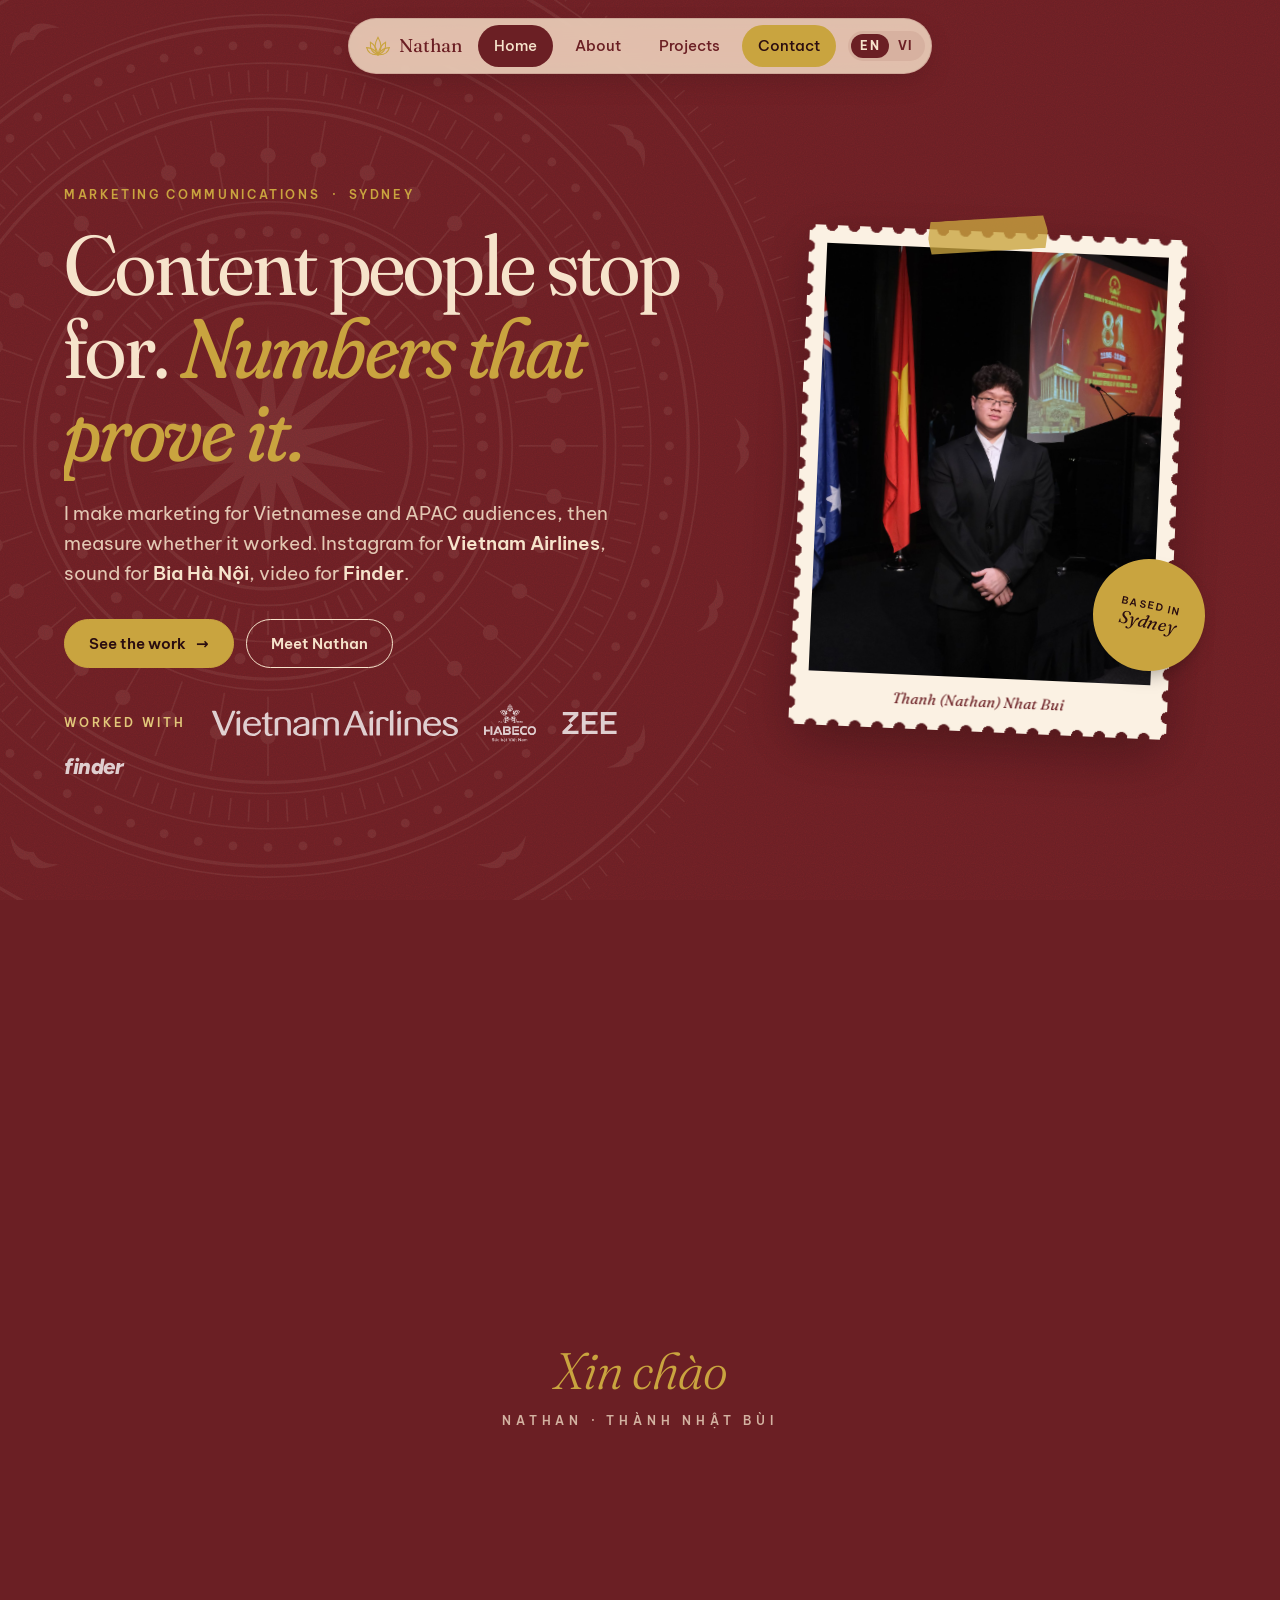
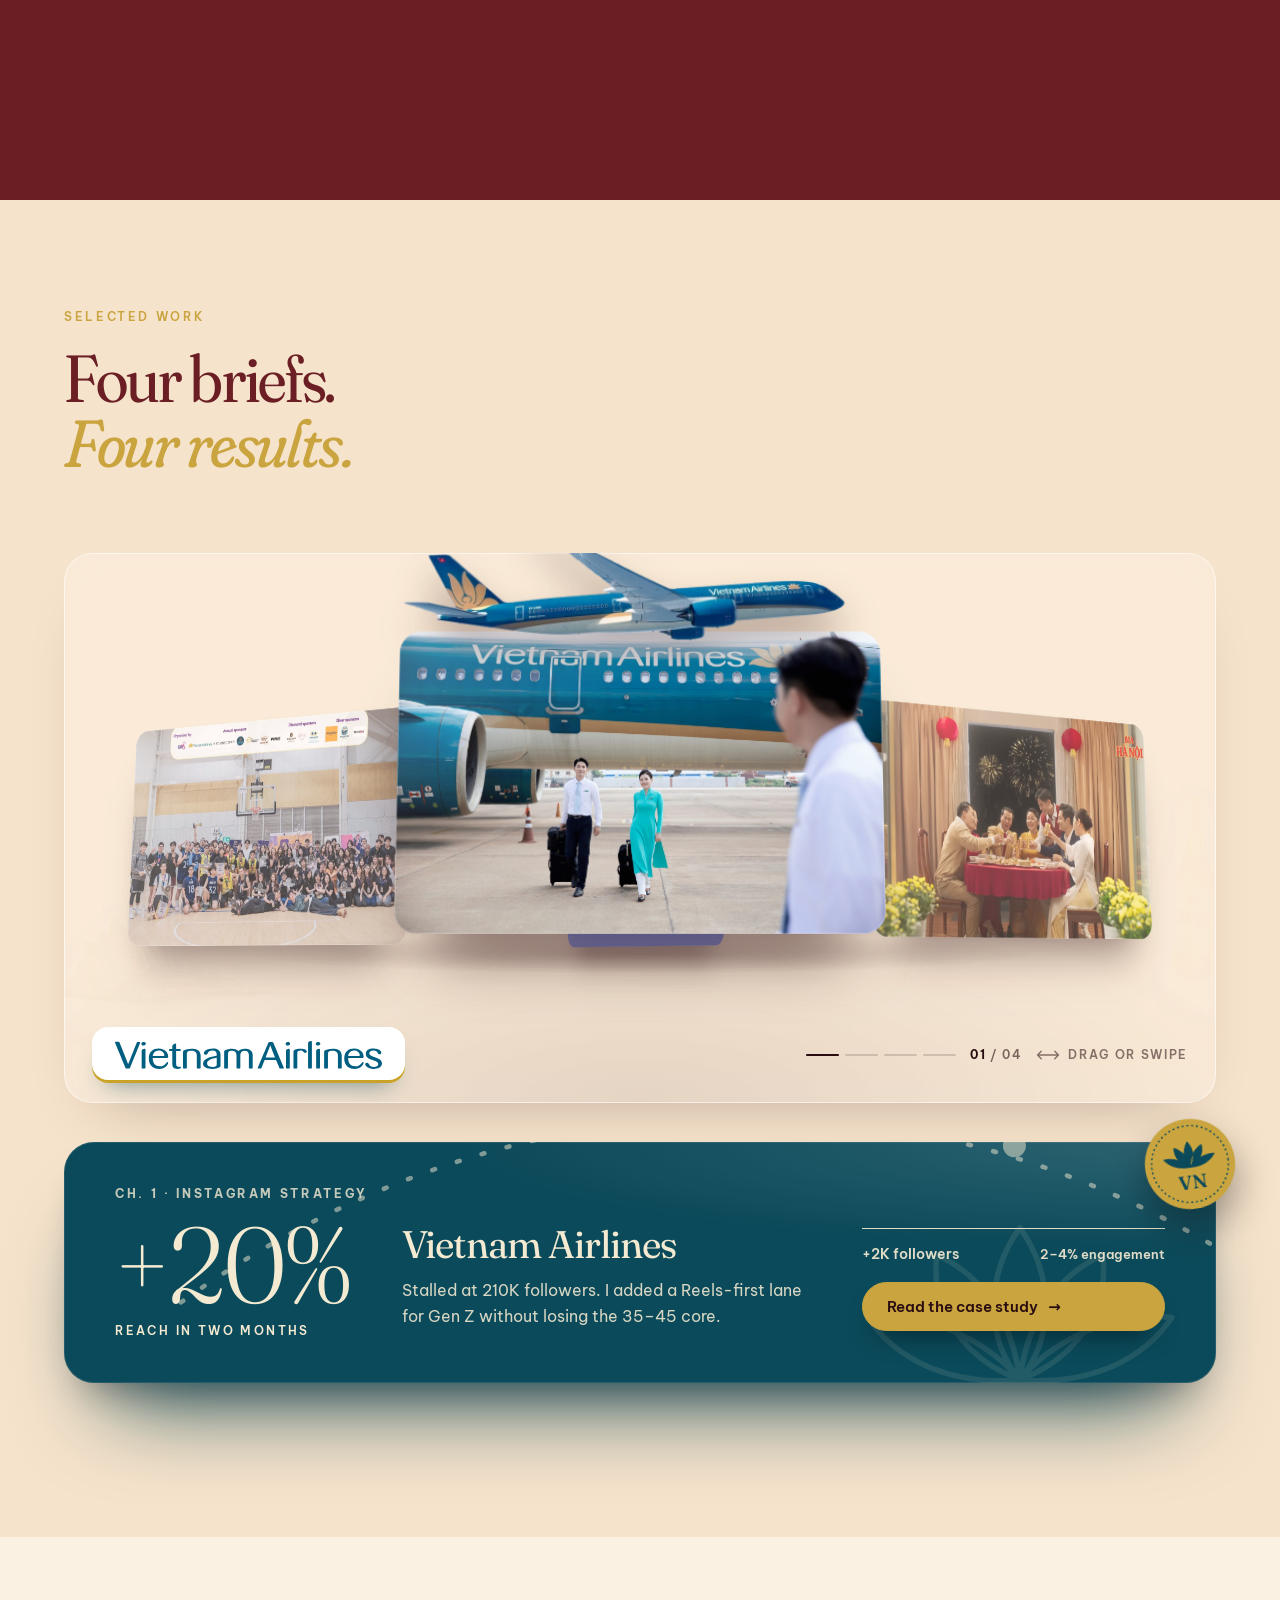
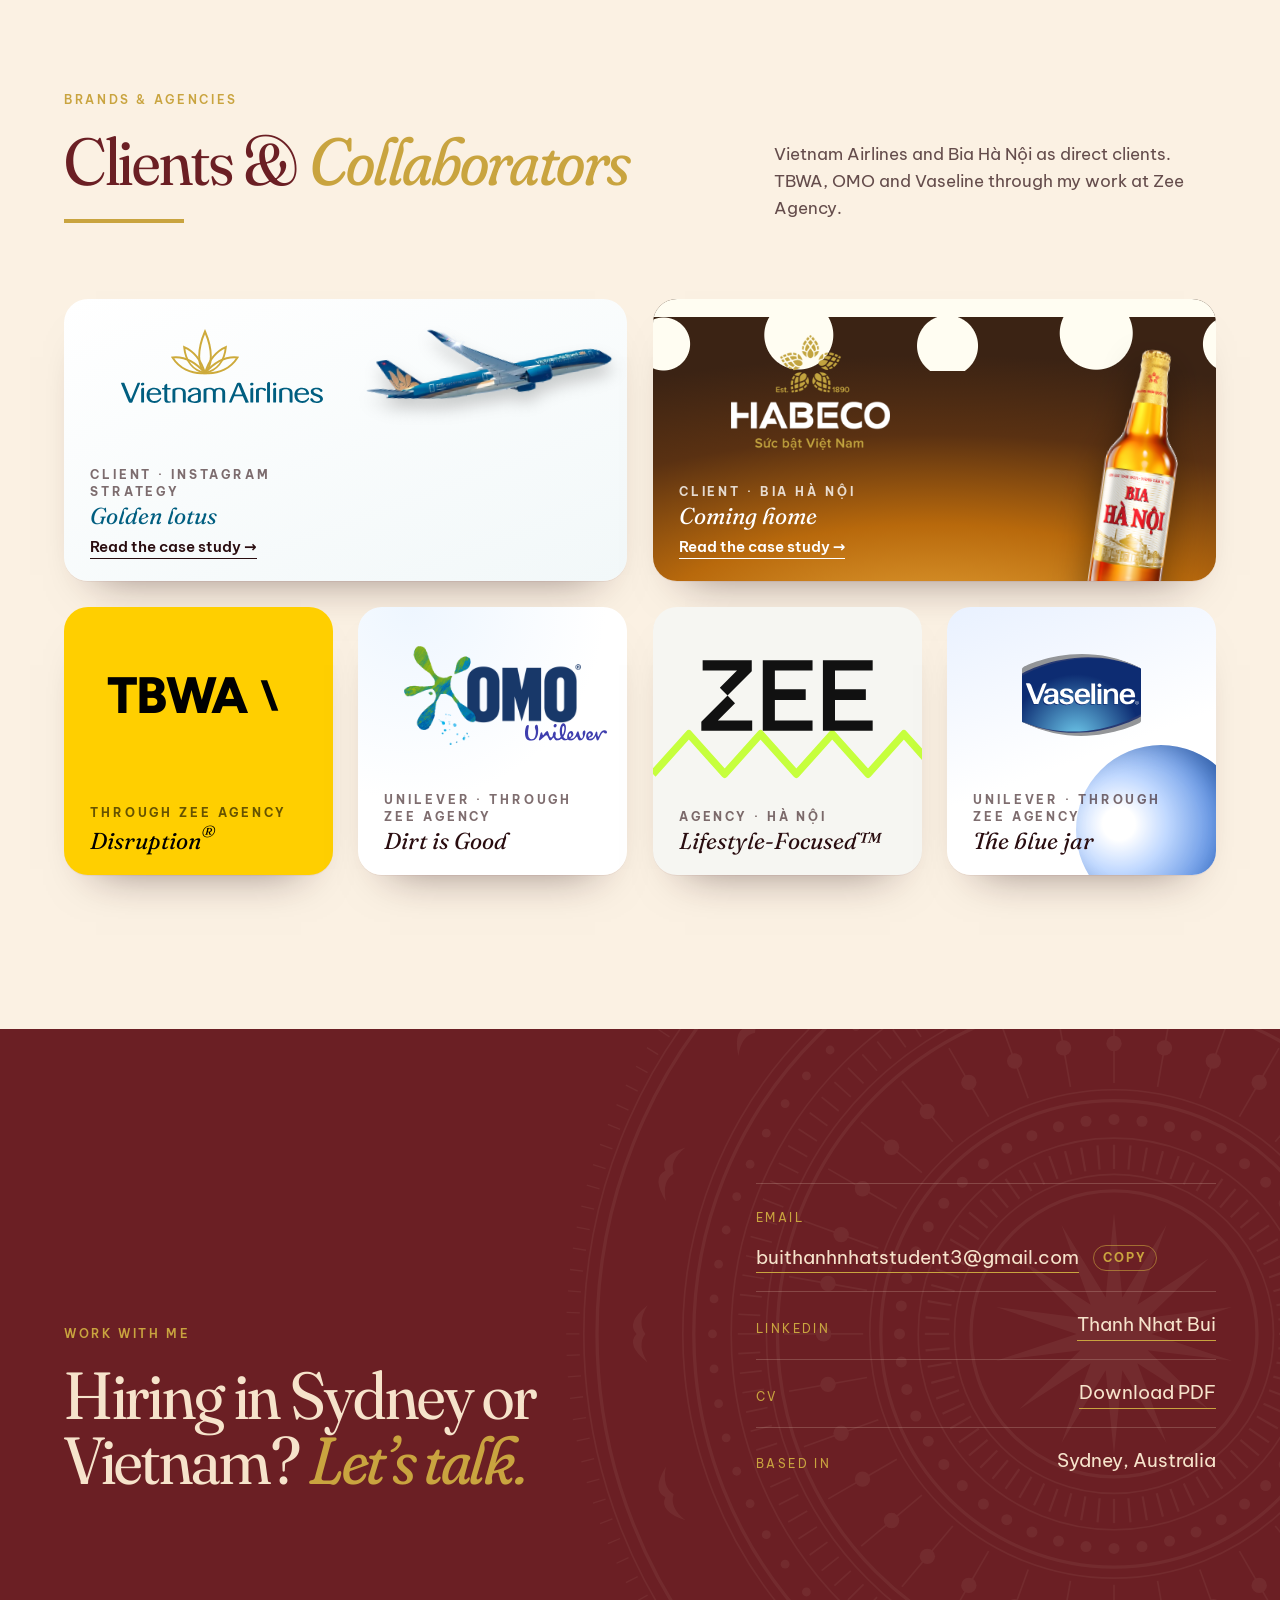
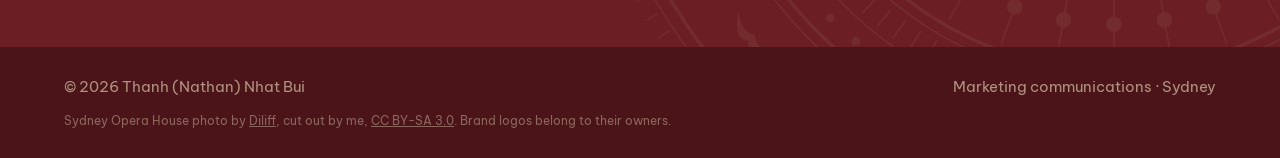
<file: index.html>
<!doctype html>
<html lang="en">
<head>
  <meta charset="utf-8">
  <meta name="viewport" content="width=device-width, initial-scale=1">
  <title>Nathan Bui — Marketing Communications</title>
  <meta name="description" content="Thanh (Nathan) Nhat Bui — marketing communications, Sydney. Case studies for Vietnam Airlines, Beer Hanoi, Finder and UAVS NSW.">
  <meta property="og:type" content="website">
  <meta property="og:title" content="Nathan Bui — Marketing Communications">
  <meta property="og:description" content="Thanh (Nathan) Nhat Bui — marketing communications, Sydney. Case studies for Vietnam Airlines, Beer Hanoi, Finder and UAVS NSW.">
  <meta property="og:url" content="https://heynathanbui.github.io/">
  <meta property="og:image" content="https://heynathanbui.github.io/assets/img/og.jpg">
  <meta property="og:image:width" content="1200">
  <meta property="og:image:height" content="630">
  <meta name="twitter:card" content="summary_large_image">
  <link rel="icon" href="assets/favicon.svg" type="image/svg+xml">
  <link rel="preconnect" href="https://fonts.googleapis.com">
  <link rel="preconnect" href="https://fonts.gstatic.com" crossorigin>
  <link href="https://fonts.googleapis.com/css2?family=Be+Vietnam+Pro:wght@400;500;600&family=Figtree:ital,wght@0,600;0,700;1,800&family=Fraunces:ital,opsz,wght,SOFT@0,9..144,300..600,0..100;1,9..144,300..600,0..100&display=swap" rel="stylesheet">
  <link rel="stylesheet" href="assets/css/style.css?v=20261128a">
  <link rel="alternate" hreflang="en" href="https://heynathanbui.github.io/index.html">
  <link rel="alternate" hreflang="vi" href="https://heynathanbui.github.io/vi/index.html">
</head>
<body>
  <a class="skip" href="#main">Skip to content</a>

  <nav class="nav" aria-label="Main">
    <div class="nav__pill">
      <a class="nav__brand" href="index.html">
        <svg viewBox="0 0 48 48" fill="none" stroke="#c9a43f" stroke-width="2" stroke-linecap="round" aria-hidden="true">
          <path d="M24 40 C17 32 17 20 24 8 C31 20 31 32 24 40Z"/>
          <path d="M24 40 C14 37 9 28 10 17 C17 21 22 29 24 40Z"/>
          <path d="M24 40 C34 37 39 28 38 17 C31 21 26 29 24 40Z"/>
          <path d="M24 40 C12 41 5 35 3 27 C11 27 19 32 24 40Z"/>
          <path d="M24 40 C36 41 43 35 45 27 C37 27 29 32 24 40Z"/>
        </svg>
        <span>Nathan</span>
      </a>
      <a class="nav__link" href="index.html" aria-current="page">Home</a>
      <a class="nav__link" href="about.html">About</a>
      <a class="nav__link" href="projects.html">Projects</a>
      <a class="nav__link nav__cta" href="#contact">Contact</a>
      <span class="nav__lang" role="group" aria-label="Language"><a aria-current="true" lang="en">EN</a><a href="vi/index.html" lang="vi" hreflang="vi">VI</a></span>
    </div>
  </nav>
  <main id="main">

  <!-- HERO -->
  <header class="hero">
    <div class="drum" aria-hidden="true"></div>
    <div class="wrap hero__grid">
      <div>
        <p class="eyebrow reveal">Marketing communications &nbsp;·&nbsp; Sydney</p>
        <h1 class="display split-css">Content people stop for. <em>Numbers that prove it.</em></h1>
        <p class="hero__lede reveal" data-delay="2">I make marketing for Vietnamese and APAC audiences, then measure whether it worked. Instagram for <strong>Vietnam Airlines</strong>, sound for <strong>Bia Hà Nội</strong>, video for <strong>Finder</strong>.</p>
        <div class="hero__actions reveal" data-delay="3">
          <a class="btn btn--gold" href="projects.html">See the work <span class="arrow">→</span></a>
          <a class="btn btn--ghost" href="about.html">Meet Nathan</a>
        </div>
        <div class="hero__logos reveal" data-delay="3" aria-label="Brands I have worked with">
          <span class="hero__logos-k">Worked with</span>
          <img src="assets/img/logos/brands/vietnam-airlines.svg" alt="Vietnam Airlines" width="246" height="26">
          <img src="assets/img/logos/brands/habeco.png" alt="HABECO, maker of Bia Hà Nội" width="52" height="38">
          <img src="assets/img/logos/brands/zee.svg" alt="Zee Agency" width="54" height="22">
          <span class="hero__logos-finder" aria-label="Finder">finder</span>
        </div>
      </div>

      <div class="hero__photo reveal" data-delay="2">
        <span class="tape" aria-hidden="true"></span>
        <div class="stamp-wrap tilt-r">
          <figure class="stamp" style="margin:0">
            <img src="assets/img/hero.jpg" alt="Nathan in a black suit standing beside the Vietnamese and Australian flags at a formal event" width="1126" height="2000">
            <figcaption>Thanh (Nathan) Nhat Bui</figcaption>
          </figure>
        </div>
        <div class="sticker" aria-hidden="true"><span><small>Based in</small>Sydney</span></div>
      </div>
    </div>
  </header>


  <!-- TWO SIDES -->
  <section class="section section--paper twosides">
    <div class="wrap">
      <div class="section__head">
        <div>
          <p class="eyebrow reveal">How I work</p>
          <h2 class="display h2 reveal" data-delay="1">The idea,<br><em>and the proof.</em></h2>
        </div>
        <p class="section__note reveal" data-delay="2">Good marketing needs both: an idea people care about, and evidence that it worked. Every case study here shows the two together.</p>
      </div>
      <div class="sides">
        <article class="side reveal">
          <span class="side__k">The idea</span>
          <h3>What we say, and how it feels</h3>
          <ul><li>Audience insight and segmentation</li><li>Positioning and message architecture</li><li>Content pillars and editorial planning</li><li>Sound, video and event identity</li></ul>
        </article>
        <span class="sides__x reveal" data-delay="1" aria-hidden="true">×</span>
        <article class="side side--tech reveal" data-delay="2">
          <span class="side__k">The proof</span>
          <h3>How we know it worked</h3>
          <ul><li>Clear objectives and KPIs for every piece</li><li>Reading platform analytics: reach, retention, engagement</li><li>Search intent and SEO video</li><li>Reporting results honestly, numbers first</li></ul>
        </article>
      </div>
    </div>
  </section>

  <!-- SELECTED WORK -->
  <section class="section section--paper" id="work">
    <div class="wrap">
      <div class="section__head">
        <div>
          <p class="eyebrow reveal">Selected work</p>
          <h2 class="display h2 reveal" data-delay="1">Four briefs.<br><em>Four results.</em></h2>
        </div>
      </div>

      <div class="reel reveal" role="region" aria-roledescription="carousel" aria-label="Selected case studies">
        <div class="reel__stage">
          <div class="reel__ring"><div class="reel__orbit">
          <a class="reel__item reel__item--vna" href="work/vietnam-airlines.html" data-i="0" aria-label="Vietnam Airlines">
            <div class="reel__img"><img src="assets/img/vna-crew-tarmac.jpg" alt="Vietnam Airlines crew walking beside an aircraft" width="900" height="1200" loading="lazy"></div>
          </a>
          <a class="reel__item reel__item--beer" href="work/beer-hanoi.html" data-i="1" aria-label="Beer Hanoi · Tết 2025">
            <div class="reel__img"><img src="assets/img/beer-dinner.jpg" alt="A family toasting at a Tết dinner, from the Beer Hanoi TVC" width="900" height="1200" loading="lazy"></div>
          </a>
          <a class="reel__item reel__item--finder" href="work/finder.html" data-i="2" aria-label="Finder">
            <div class="reel__img"><div class="fc reel__fc"><div class="fc__top"><span class="fc__logo">finder</span><span class="fc__pill">Internship</span></div><p class="fc__h" style="color:#fff">Money content, made <em>scroll-worthy.</em></p><div class="fc__rows"><div class="fc__row best"><i>₿</i><span>Crypto Finder</span><b>Best pick</b></div><div class="fc__row"><i>▶</i><span>Video · SEO</span></div></div></div></div>
          </a>
          <a class="reel__item reel__item--uavs" href="work/uavs.html" data-i="3" aria-label="UAVS NSW">
            <div class="reel__img"><img src="assets/img/community-sportday.jpg" alt="Everyone at UAVS Sports Day posing on the basketball court" width="900" height="1200" loading="lazy"></div>
          </a>
          </div></div>
          <div class="reel__bar">
            <p class="reel__name" aria-live="polite"><span class="reel__logo reel__logo--vna"><img src="assets/img/logos/brands/vietnam-airlines.svg" alt="" width="150" height="26"></span><span class="sr-only">Vietnam Airlines</span></p>
            <div class="reel__progress"><i></i><i></i><i></i><i></i></div>
            <span class="reel__count" aria-hidden="true"><b>01</b> / 04</span>
            <span class="reel__hint" aria-hidden="true"><svg viewBox="0 0 32 16"><path d="M7 3L2 8l5 5M25 3l5 5-5 5M2 8h28"/></svg>Drag or swipe</span>
          </div>
        </div>
        <div class="reel__panel">
          <article class="reel__info case-card--vna" data-i="0">
            <span class="case-card__k">Ch. 1 · Instagram strategy</span>
            <span class="case-card__big" aria-hidden="true">+20%<small>reach in two months</small></span>
            <h3>Vietnam Airlines</h3>
            <p>Stalled at 210K followers. I added a Reels-first lane for Gen Z without losing the 35–45 core.</p>
            <div class="case-card__stat"><span>+2K followers</span><span>2–4% engagement</span></div>
            <a class="btn btn--gold reel__go" href="work/vietnam-airlines.html">Read the case study <span class="arrow">→</span></a>
          </article>
          <article class="reel__info case-card--beer" data-i="1" hidden>
            <span class="case-card__k">Ch. 2 · Sound design</span>
            <span class="case-card__big" aria-hidden="true">4M+<small>combined views</small></span>
            <h3>Beer Hanoi · Tết 2025</h3>
            <p>My voiceover and sound effects made a Tết reunion film sound like home, across a campaign that reached 4M+ combined views.</p>
            <div class="case-card__stat"><span>4M+ views</span><span>3 films</span></div>
            <a class="btn btn--gold reel__go" href="work/beer-hanoi.html">Read the case study <span class="arrow">→</span></a>
          </article>
          <article class="reel__info case-card--finder" data-i="2" hidden>
            <span class="case-card__k">Ch. 3 · Social &amp; video</span>
            <span class="case-card__big" aria-hidden="true">+5%<small>reach in a month</small></span>
            <h3>Finder</h3>
            <p>Memes, Shorts and founder content for a crypto audience: about 10 Shorts and 3 long videos in two weeks, +5% reach in a month.</p>
            <div class="case-card__stat"><span>+5% reach</span><span>4–5K views</span></div>
            <a class="btn btn--gold reel__go" href="work/finder.html">Read the case study <span class="arrow">→</span></a>
          </article>
          <article class="reel__info case-card--uavs" data-i="3" hidden>
            <span class="case-card__k">Ch. 4 · Community</span>
            <span class="case-card__big" aria-hidden="true">4<small>events</small></span>
            <h3>UAVS NSW</h3>
            <p>Four events, four identities, and photography built so every shared photo also carries the sponsors.</p>
            <div class="case-card__stat"><span>4 events</span><span>Media lead</span></div>
            <a class="btn btn--gold reel__go" href="work/uavs.html">Read the case study <span class="arrow">→</span></a>
          </article>
        </div>
      </div>
    </div>
  </section>

  <!-- CLIENTS -->
  <section class="section clients clients--v2">
    <div class="wrap">
      <div class="section__head">
        <div>
          <p class="eyebrow reveal">Brands &amp; agencies</p>
          <h2 class="display h2 reveal" data-delay="1">Clients &amp; <em>Collaborators</em></h2>
          <hr class="rule reveal" data-delay="2">
        </div>
        <p class="section__note reveal" data-delay="2">Vietnam Airlines and Bia Hà Nội as direct clients. TBWA, OMO and Vaseline through my work at Zee Agency.</p>
      </div>

      <div class="brands">
        <article class="brand brand--vna brand--big">
          <svg class="lotus" viewBox="0 0 120 80" aria-hidden="true"><g fill="none" stroke="#c9a227" stroke-width="3" stroke-linecap="round"><path d="M60 74C48 62 48 38 60 10c12 28 12 52 0 64z"/><path d="M60 74C42 70 30 56 28 34c14 6 26 20 32 40z"/><path d="M60 74c18-4 30-18 32-40-14 6-26 20-32 40z"/><path d="M60 74C38 76 20 66 10 50c18-2 36 8 50 24z"/><path d="M60 74c22 2 40-8 50-24-18-2-36 8-50 24z"/></g></svg>
          <img class="brand__plane" src="assets/img/vna-plane-cutout.png" alt="" aria-hidden="true" width="858" height="259">
          <div class="brand__logo"><img src="assets/img/logos/brands/vietnam-airlines.svg" alt="Vietnam Airlines" width="132" height="14" loading="lazy"></div>
          <p class="brand__k">Client · Instagram strategy</p><p class="brand__t">Golden lotus</p>
          <a class="brand__go" href="work/vietnam-airlines.html">Read the case study <span class="arrow">→</span></a>
        </article>

        <article class="brand brand--bia brand--big">
          <span class="bubbles" aria-hidden="true"><i></i><i></i><i></i><i></i><i></i><i></i><i></i></span>
          <span class="foam" aria-hidden="true"></span>
          <img class="brand__bottle" src="assets/img/beer/bottle-bia-ha-noi.png" alt="" aria-hidden="true" width="256" height="875">
          <div class="brand__logo"><img src="assets/img/logos/brands/habeco.png" alt="HABECO, maker of Bia Hà Nội" width="200" height="145" loading="lazy"></div>
          <p class="brand__k">Client · Bia Hà Nội</p><p class="brand__t">Coming home</p>
          <a class="brand__go" href="work/beer-hanoi.html">Read the case study <span class="arrow">→</span></a>
        </article>

        <article class="brand brand--tbwa">
          <span class="brand__slash" aria-hidden="true"></span>
          <div class="brand__logo"><img src="assets/img/logos/brands/tbwa.svg" alt="" width="400" height="400" loading="lazy"><b>TBWA</b></div>
          <p class="brand__k">Through Zee Agency</p><p class="brand__t">Disruption<sup>®</sup></p>
          <span class="sr-only">TBWA</span>
        </article>

        <article class="brand brand--omo">
          <span class="bubbles" aria-hidden="true"><i></i><i></i><i></i><i></i><i></i><i></i><i></i></span>
          <div class="brand__logo"><img src="assets/img/logos/brands/omo.png" alt="OMO" width="900" height="504" loading="lazy"></div>
          <div class="brand__sub"><img src="assets/img/logos/brands/unilever.svg" alt="Unilever" width="1000" height="214" loading="lazy"></div>
          <p class="brand__k">Unilever · through Zee Agency</p><p class="brand__t">Dirt is Good</p>
        </article>

        <article class="brand brand--zee">
          <svg class="zz" viewBox="0 0 300 60" preserveAspectRatio="none" aria-hidden="true"><path d="M0 50 L40 10 L80 50 L120 10 L160 50 L200 10 L240 50 L280 10 L320 50"/></svg>
          <div class="brand__logo"><img src="assets/img/logos/brands/zee.svg" alt="ZEE Agency" width="79" height="32" loading="lazy"></div>
          <p class="brand__k">Agency · Hà Nội</p><p class="brand__t">Lifestyle-Focused™</p>
        </article>

        <article class="brand brand--vaseline">
          <span class="drop" aria-hidden="true"></span>
          <div class="brand__logo"><img src="assets/img/logos/brands/vaseline.svg" alt="Vaseline" width="203" height="140" loading="lazy"></div>
          <p class="brand__k">Unilever · through Zee Agency</p><p class="brand__t">The blue jar</p>
        </article>
      </div>

    </div>
  </section>

  <!-- CONTACT -->
  <section class="section section--ox contact" id="contact">
    <div class="drum" aria-hidden="true"></div>
    <div class="wrap contact__grid">
      <div>
        <p class="eyebrow reveal">Work with me</p>
        <h2 class="display reveal" data-delay="1">Hiring in Sydney or Vietnam? <em>Let’s talk.</em></h2>
      </div>
      <ul class="contact__list reveal" data-delay="2">
        <li><span>Email</span><span class="contact__val"><a href="mailto:buithanhnhatstudent3@gmail.com">buithanhnhatstudent3@gmail.com</a><button class="copy" data-copy="buithanhnhatstudent3@gmail.com" aria-label="Copy email address">Copy</button></span></li>
        <li><span>LinkedIn</span><a href="https://www.linkedin.com/in/bui-thanh-nhat-42ab19323/" target="_blank" rel="noopener">Thanh Nhat Bui</a></li>
        <li><span>CV</span><a href="assets/Thanh-Nhat-Bui-CV.pdf" target="_blank" rel="noopener">Download PDF</a></li>
        <li><span>Based in</span><span>Sydney, Australia</span></li>
      </ul>
    </div>
  </section>

  </main>

  <footer class="footer">
    <div class="wrap">
      <span>© <span data-year></span> Thanh (Nathan) Nhat Bui</span>
      <span>Marketing communications · Sydney</span>
      <small class="footer__credit">Sydney Opera House photo by <a href="https://commons.wikimedia.org/wiki/File:Sydney_Opera_House_-_Dec_2008.jpg" rel="noopener">Diliff</a>, cut out by me, <a href="https://creativecommons.org/licenses/by-sa/3.0/" rel="noopener">CC BY-SA 3.0</a>. Brand logos belong to their owners.</small>
    </div>
  </footer>

  <script src="assets/js/main.js?v=20261128a"></script>
</body>
</html>
</file>
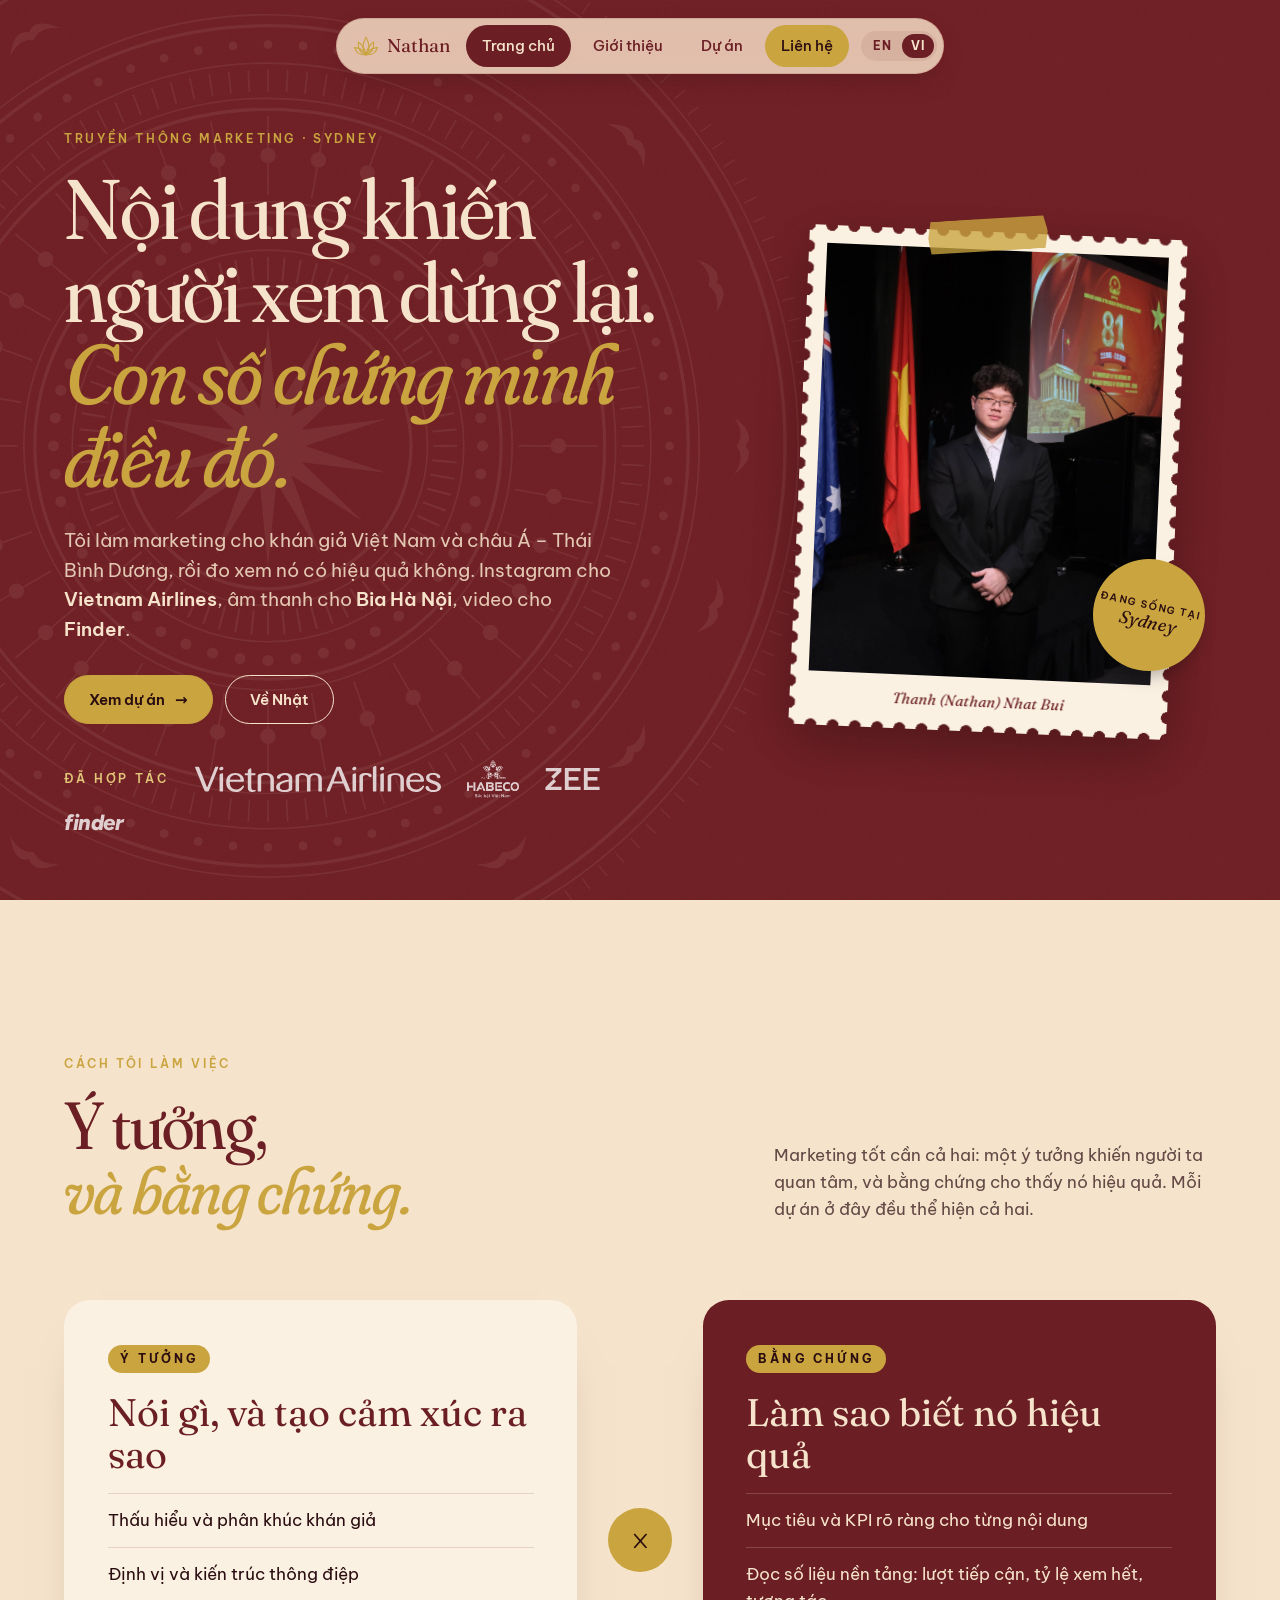
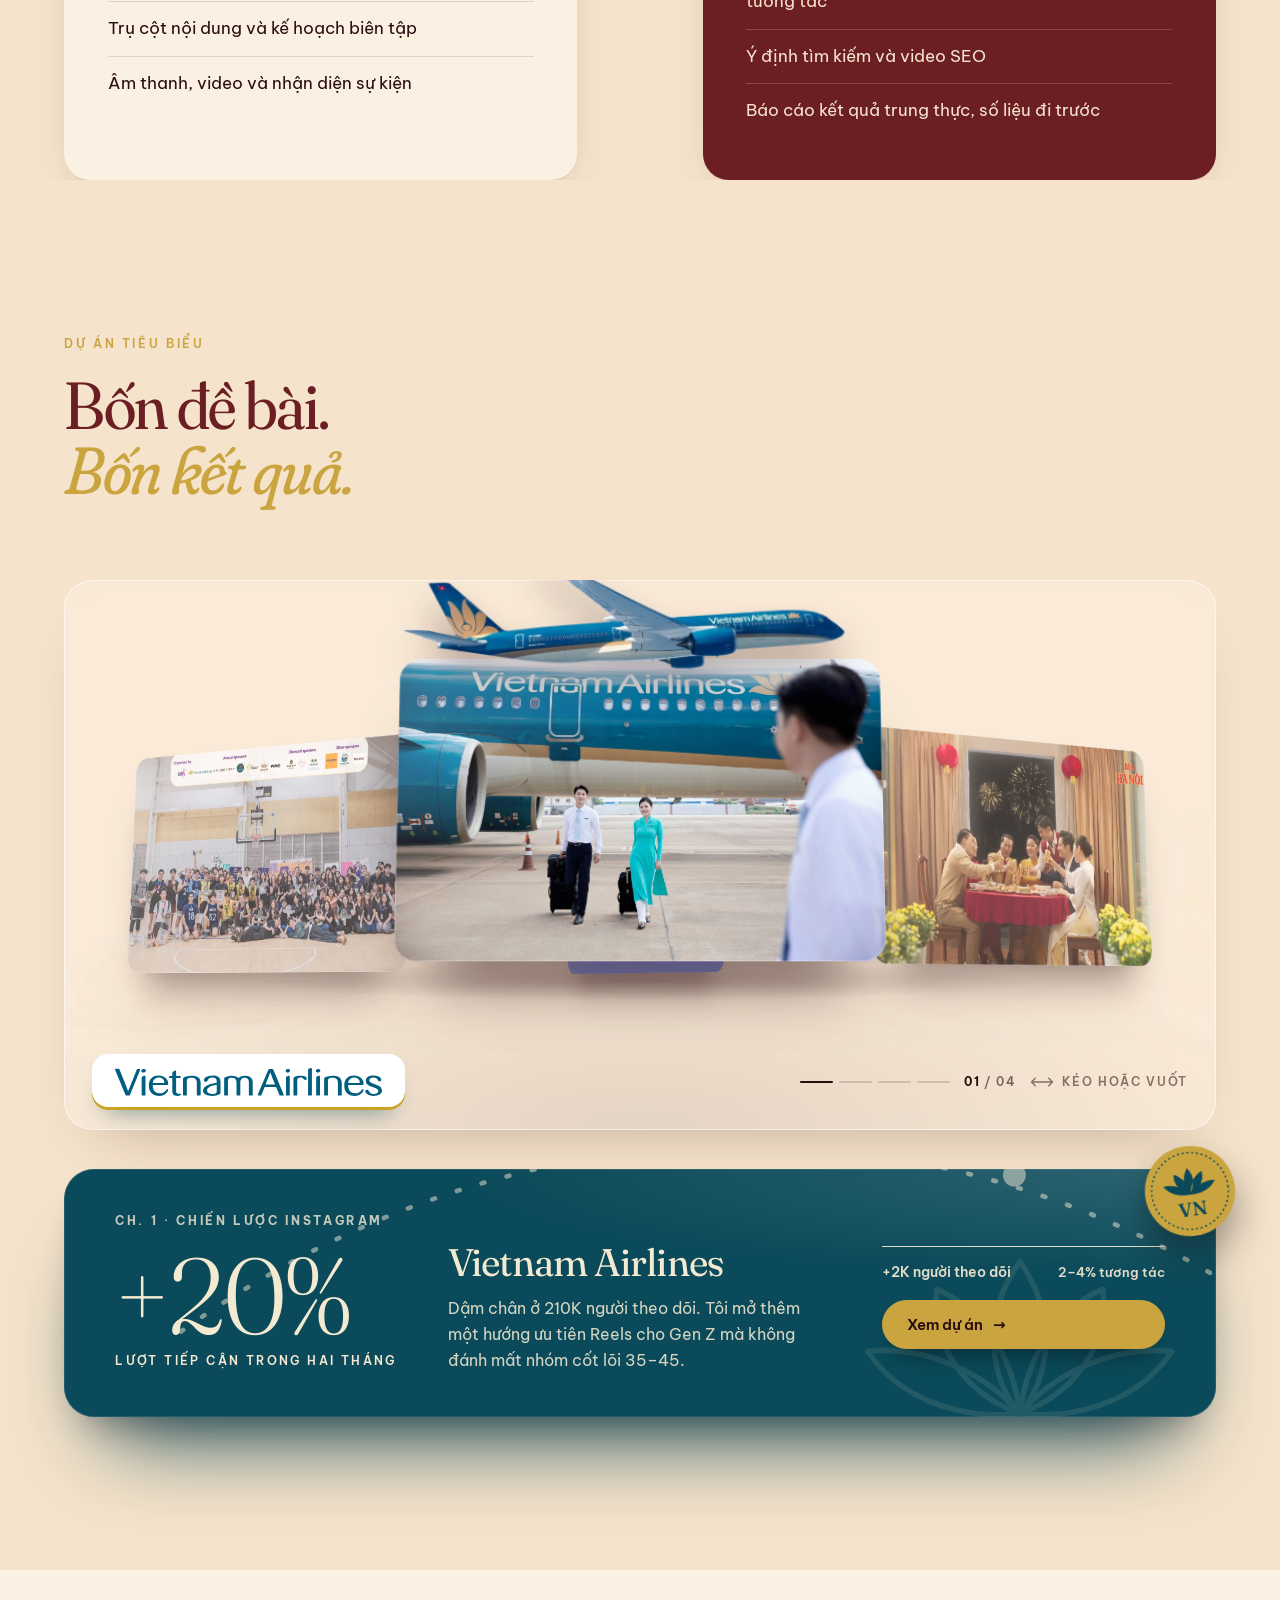
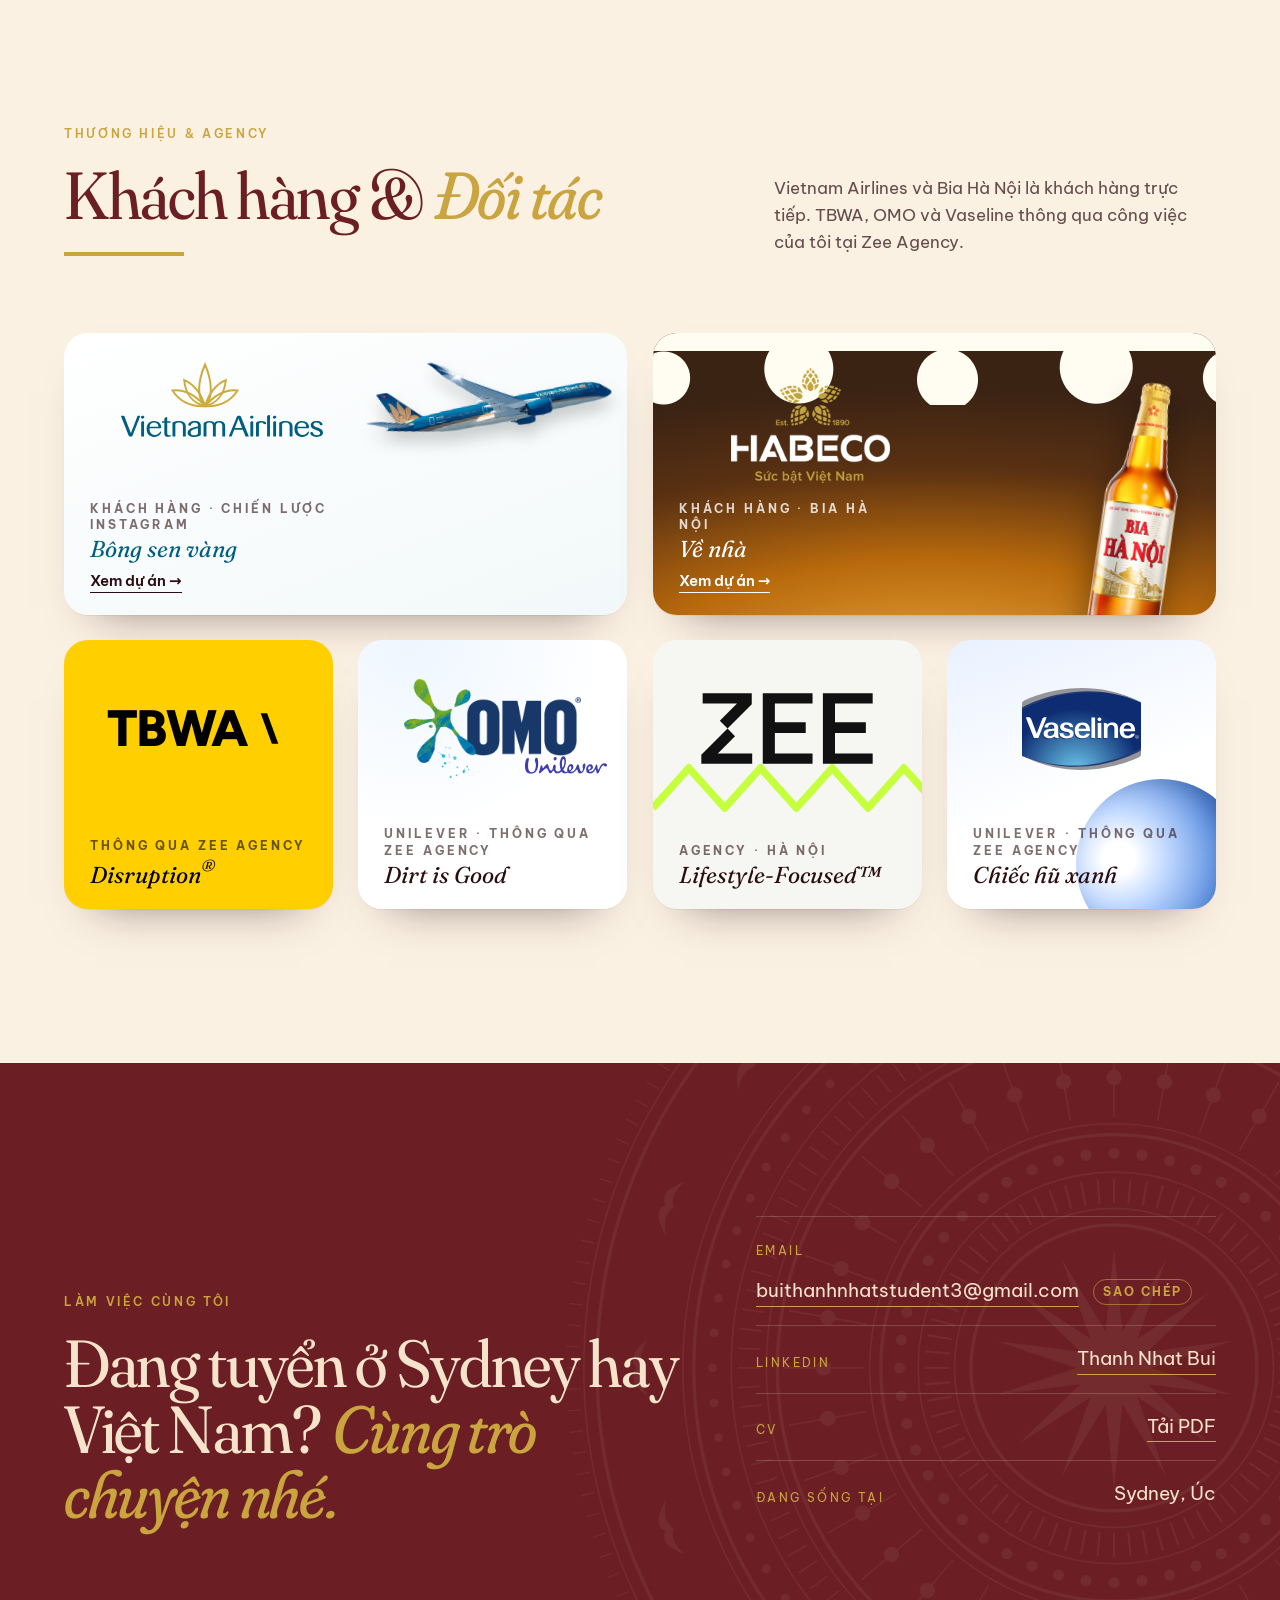
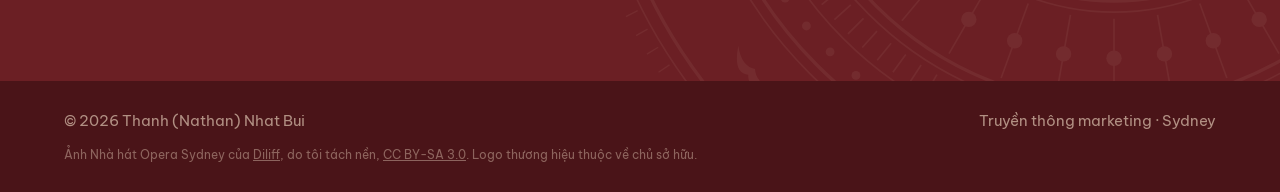
<file: vi/index.html>
<!DOCTYPE html>

<html lang="vi">
<head>
<meta charset="utf-8"/>
<meta content="width=device-width, initial-scale=1" name="viewport"/>
<title>Nathan Bui — Truyền thông Marketing</title>
<meta content="Bùi Thành Nhật (Nathan) — truyền thông marketing, Sydney. Các dự án cho Vietnam Airlines, Bia Hà Nội, Finder và UAVS NSW." name="description"/>
<meta content="website" property="og:type"/>
<meta content="Nathan Bui — Truyền thông Marketing" property="og:title"/>
<meta content="Bùi Thành Nhật (Nathan) — truyền thông marketing, Sydney. Các dự án cho Vietnam Airlines, Bia Hà Nội, Finder và UAVS NSW." property="og:description"/>
<meta content="https://heynathanbui.github.io/vi/index.html" property="og:url"/>
<meta content="https://heynathanbui.github.io/assets/img/og.jpg" property="og:image"/>
<meta content="1200" property="og:image:width"/>
<meta content="630" property="og:image:height"/>
<meta content="summary_large_image" name="twitter:card"/>
<link href="../assets/favicon.svg" rel="icon" type="image/svg+xml"/>
<link href="https://fonts.googleapis.com" rel="preconnect"/>
<link crossorigin="" href="https://fonts.gstatic.com" rel="preconnect"/>
<link href="https://fonts.googleapis.com/css2?family=Be+Vietnam+Pro:wght@400;500;600&amp;family=Figtree:ital,wght@0,600;0,700;1,800&amp;family=Fraunces:ital,opsz,wght,SOFT@0,9..144,300..600,0..100;1,9..144,300..600,0..100&amp;display=swap" rel="stylesheet"/>
<link href="../assets/css/style.css?v=20261128a" rel="stylesheet"/>
<link href="https://heynathanbui.github.io/index.html" hreflang="en" rel="alternate"/>
<link href="https://heynathanbui.github.io/vi/index.html" hreflang="vi" rel="alternate"/>
</head>
<body>
<a class="skip" href="#main">Chuyển đến nội dung</a>
<nav aria-label="Điều hướng chính" class="nav">
<div class="nav__pill">
<a class="nav__brand" href="index.html">
<svg aria-hidden="true" fill="none" stroke="#c9a43f" stroke-linecap="round" stroke-width="2" viewbox="0 0 48 48">
<path d="M24 40 C17 32 17 20 24 8 C31 20 31 32 24 40Z"></path>
<path d="M24 40 C14 37 9 28 10 17 C17 21 22 29 24 40Z"></path>
<path d="M24 40 C34 37 39 28 38 17 C31 21 26 29 24 40Z"></path>
<path d="M24 40 C12 41 5 35 3 27 C11 27 19 32 24 40Z"></path>
<path d="M24 40 C36 41 43 35 45 27 C37 27 29 32 24 40Z"></path>
</svg>
<span>Nathan</span>
</a>
<a aria-current="page" class="nav__link" href="index.html">Trang chủ</a>
<a class="nav__link" href="about.html">Giới thiệu</a>
<a class="nav__link" href="projects.html">Dự án</a>
<a class="nav__link nav__cta" href="#contact">Liên hệ</a>
<span aria-label="Ngôn ngữ" class="nav__lang" role="group"><a href="../index.html" hreflang="en" lang="en">EN</a><a aria-current="true" lang="vi">VI</a></span>
</div>
</nav>
<main id="main">
<!-- HERO -->
<header class="hero">
<div aria-hidden="true" class="drum"></div>
<div class="wrap hero__grid">
<div>
<p class="eyebrow reveal">Truyền thông marketing  ·  Sydney</p>
<h1 class="display split-css">Nội dung khiến người xem dừng lại. <em>Con số chứng minh điều đó.</em></h1>
<p class="hero__lede reveal" data-delay="2">Tôi làm marketing cho khán giả Việt Nam và châu Á – Thái Bình Dương, rồi đo xem nó có hiệu quả không. Instagram cho <strong>Vietnam Airlines</strong>, âm thanh cho <strong>Bia Hà Nội</strong>, video cho <strong>Finder</strong>.</p>
<div class="hero__actions reveal" data-delay="3"><a class="btn btn--gold" href="projects.html">Xem dự án <span class="arrow">→</span></a> <a class="btn btn--ghost" href="about.html">Về Nhật</a></div>
<div aria-label="Các thương hiệu tôi đã hợp tác" class="hero__logos reveal" data-delay="3">
<span class="hero__logos-k">Đã hợp tác</span>
<img alt="Vietnam Airlines" height="26" src="../assets/img/logos/brands/vietnam-airlines.svg" width="246"/>
<img alt="HABECO, nhà sản xuất Bia Hà Nội" height="38" src="../assets/img/logos/brands/habeco.png" width="52"/>
<img alt="Zee Agency" height="22" src="../assets/img/logos/brands/zee.svg" width="54"/>
<span aria-label="Finder" class="hero__logos-finder">finder</span>
</div>
</div>
<div class="hero__photo reveal" data-delay="2">
<span aria-hidden="true" class="tape"></span>
<div class="stamp-wrap tilt-r">
<figure class="stamp" style="margin:0">
<img alt="Nathan mặc vest đen đứng cạnh quốc kỳ Việt Nam và Úc tại một sự kiện trang trọng" height="2000" src="../assets/img/hero.jpg" width="1126"/>
<figcaption>Thanh (Nathan) Nhat Bui</figcaption>
</figure>
</div>
<div aria-hidden="true" class="sticker"><span><small>Đang sống tại</small>Sydney</span></div>
</div>
</div>
</header>
<!-- TWO SIDES -->
<section class="section section--paper twosides">
<div class="wrap">
<div class="section__head">
<div>
<p class="eyebrow reveal">Cách tôi làm việc</p>
<h2 class="display h2 reveal" data-delay="1">Ý tưởng,<br/><em>và bằng chứng.</em></h2>
</div>
<p class="section__note reveal" data-delay="2">Marketing tốt cần cả hai: một ý tưởng khiến người ta quan tâm, và bằng chứng cho thấy nó hiệu quả. Mỗi dự án ở đây đều thể hiện cả hai.</p>
</div>
<div class="sides">
<article class="side reveal">
<span class="side__k">Ý tưởng</span>
<h3>Nói gì, và tạo cảm xúc ra sao</h3>
<ul><li>Thấu hiểu và phân khúc khán giả</li><li>Định vị và kiến trúc thông điệp</li><li>Trụ cột nội dung và kế hoạch biên tập</li><li>Âm thanh, video và nhận diện sự kiện</li></ul>
</article>
<span aria-hidden="true" class="sides__x reveal" data-delay="1">×</span>
<article class="side side--tech reveal" data-delay="2">
<span class="side__k">Bằng chứng</span>
<h3>Làm sao biết nó hiệu quả</h3>
<ul><li>Mục tiêu và KPI rõ ràng cho từng nội dung</li><li>Đọc số liệu nền tảng: lượt tiếp cận, tỷ lệ xem hết, tương tác</li><li>Ý định tìm kiếm và video SEO</li><li>Báo cáo kết quả trung thực, số liệu đi trước</li></ul>
</article>
</div>
</div>
</section>
<!-- SELECTED WORK -->
<section class="section section--paper" id="work">
<div class="wrap">
<div class="section__head">
<div>
<p class="eyebrow reveal">Dự án tiêu biểu</p>
<h2 class="display h2 reveal" data-delay="1">Bốn đề bài.<br/><em>Bốn kết quả.</em></h2>
</div>
</div>
<div aria-label="Các dự án tiêu biểu" aria-roledescription="carousel" class="reel reveal" role="region">
<div class="reel__stage">
<div class="reel__ring"><div class="reel__orbit">
<a aria-label="Vietnam Airlines" class="reel__item reel__item--vna" data-i="0" href="work/vietnam-airlines.html">
<div class="reel__img"><img alt="Tổ bay Vietnam Airlines đi bộ cạnh máy bay" height="1200" loading="lazy" src="../assets/img/vna-crew-tarmac.jpg" width="900"/></div>
</a>
<a aria-label="Bia Hà Nội · Tết 2025" class="reel__item reel__item--beer" data-i="1" href="work/beer-hanoi.html">
<div class="reel__img"><img alt="Một gia đình nâng ly trong bữa cơm Tết, cảnh trong TVC Bia Hà Nội" height="1200" loading="lazy" src="../assets/img/beer-dinner.jpg" width="900"/></div>
</a>
<a aria-label="Finder" class="reel__item reel__item--finder" data-i="2" href="work/finder.html">
<div class="reel__img"><div class="fc reel__fc"><div class="fc__top"><span class="fc__logo">finder</span><span class="fc__pill">Thực tập</span></div><p class="fc__h" style="color:#fff">Nội dung tài chính, <em>đáng để dừng lướt.</em></p><div class="fc__rows"><div class="fc__row best"><i>₿</i><span>Crypto Finder</span><b>Lựa chọn hàng đầu</b></div><div class="fc__row"><i>▶</i><span>Video · SEO</span></div></div></div></div>
</a>
<a aria-label="UAVS NSW" class="reel__item reel__item--uavs" data-i="3" href="work/uavs.html">
<div class="reel__img"><img alt="Mọi người tại UAVS Sports Day chụp ảnh trên sân bóng rổ" height="1200" loading="lazy" src="../assets/img/community-sportday.jpg" width="900"/></div>
</a>
</div></div>
<div class="reel__bar">
<p aria-live="polite" class="reel__name"><span class="reel__logo reel__logo--vna"><img alt="" height="26" src="../assets/img/logos/brands/vietnam-airlines.svg" width="150"/></span><span class="sr-only">Vietnam Airlines</span></p>
<div class="reel__progress"><i></i><i></i><i></i><i></i></div>
<span aria-hidden="true" class="reel__count"><b>01</b> / 04</span>
<span aria-hidden="true" class="reel__hint"><svg viewbox="0 0 32 16"><path d="M7 3L2 8l5 5M25 3l5 5-5 5M2 8h28"></path></svg>Kéo hoặc vuốt</span>
</div>
</div>
<div class="reel__panel">
<article class="reel__info case-card--vna" data-i="0">
<span class="case-card__k">Ch. 1 · Chiến lược Instagram</span>
<span aria-hidden="true" class="case-card__big">+20%<small>lượt tiếp cận trong hai tháng</small></span>
<h3>Vietnam Airlines</h3>
<p>Dậm chân ở 210K người theo dõi. Tôi mở thêm một hướng ưu tiên Reels cho Gen Z mà không đánh mất nhóm cốt lõi 35–45.</p>
<div class="case-card__stat"><span>+2K người theo dõi</span><span>2–4% tương tác</span></div>
<a class="btn btn--gold reel__go" href="work/vietnam-airlines.html">Xem dự án <span class="arrow">→</span></a>
</article>
<article class="reel__info case-card--beer" data-i="1" hidden="">
<span class="case-card__k">Ch. 2 · Thiết kế âm thanh</span>
<span aria-hidden="true" class="case-card__big">4M+<small>tổng lượt xem</small></span>
<h3>Bia Hà Nội · Tết 2025</h3>
<p>Phần lồng tiếng và hiệu ứng âm thanh của tôi khiến bộ phim đoàn viên ngày Tết nghe như ở nhà, trong một chiến dịch đạt 4M+ tổng lượt xem.</p>
<div class="case-card__stat"><span>4M+ lượt xem</span><span>3 phim</span></div>
<a class="btn btn--gold reel__go" href="work/beer-hanoi.html">Xem dự án <span class="arrow">→</span></a>
</article>
<article class="reel__info case-card--finder" data-i="2" hidden="">
<span class="case-card__k">Ch. 3 · Mạng xã hội &amp; video</span>
<span aria-hidden="true" class="case-card__big">+5%<small>lượt tiếp cận trong một tháng</small></span>
<h3>Finder</h3>
<p>Meme, Shorts và nội dung nhà sáng lập cho khán giả crypto: khoảng 10 Shorts và 3 video dài trong hai tuần, +5% lượt tiếp cận trong một tháng.</p>
<div class="case-card__stat"><span>+5% lượt tiếp cận</span><span>4–5K lượt xem</span></div>
<a class="btn btn--gold reel__go" href="work/finder.html">Xem dự án <span class="arrow">→</span></a>
</article>
<article class="reel__info case-card--uavs" data-i="3" hidden="">
<span class="case-card__k">Ch. 4 · Cộng đồng</span>
<span aria-hidden="true" class="case-card__big">4<small>sự kiện</small></span>
<h3>UAVS NSW</h3>
<p>Bốn sự kiện, bốn bộ nhận diện, và hình ảnh được thiết kế để mỗi bức ảnh được chia sẻ đều mang theo nhà tài trợ.</p>
<div class="case-card__stat"><span>4 sự kiện</span><span>Trưởng ban truyền thông</span></div>
<a class="btn btn--gold reel__go" href="work/uavs.html">Xem dự án <span class="arrow">→</span></a>
</article>
</div>
</div>
</div>
</section>
<!-- CLIENTS -->
<section class="section clients clients--v2">
<div class="wrap">
<div class="section__head">
<div>
<p class="eyebrow reveal">Thương hiệu &amp; agency</p>
<h2 class="display h2 reveal" data-delay="1">Khách hàng &amp; <em>Đối tác</em></h2>
<hr class="rule reveal" data-delay="2"/>
</div>
<p class="section__note reveal" data-delay="2">Vietnam Airlines và Bia Hà Nội là khách hàng trực tiếp. TBWA, OMO và Vaseline thông qua công việc của tôi tại Zee Agency.</p>
</div>
<div class="brands">
<article class="brand brand--vna brand--big">
<svg aria-hidden="true" class="lotus" viewbox="0 0 120 80"><g fill="none" stroke="#c9a227" stroke-linecap="round" stroke-width="3"><path d="M60 74C48 62 48 38 60 10c12 28 12 52 0 64z"></path><path d="M60 74C42 70 30 56 28 34c14 6 26 20 32 40z"></path><path d="M60 74c18-4 30-18 32-40-14 6-26 20-32 40z"></path><path d="M60 74C38 76 20 66 10 50c18-2 36 8 50 24z"></path><path d="M60 74c22 2 40-8 50-24-18-2-36 8-50 24z"></path></g></svg>
<img alt="" aria-hidden="true" class="brand__plane" height="259" src="../assets/img/vna-plane-cutout.png" width="858"/>
<div class="brand__logo"><img alt="Vietnam Airlines" height="14" loading="lazy" src="../assets/img/logos/brands/vietnam-airlines.svg" width="132"/></div>
<p class="brand__k">Khách hàng · Chiến lược Instagram</p><p class="brand__t">Bông sen vàng</p>
<a class="brand__go" href="work/vietnam-airlines.html">Xem dự án <span class="arrow">→</span></a>
</article>
<article class="brand brand--bia brand--big">
<span aria-hidden="true" class="bubbles"><i></i><i></i><i></i><i></i><i></i><i></i><i></i></span>
<span aria-hidden="true" class="foam"></span>
<img alt="" aria-hidden="true" class="brand__bottle" height="875" src="../assets/img/beer/bottle-bia-ha-noi.png" width="256"/>
<div class="brand__logo"><img alt="HABECO, nhà sản xuất Bia Hà Nội" height="145" loading="lazy" src="../assets/img/logos/brands/habeco.png" width="200"/></div>
<p class="brand__k">Khách hàng · Bia Hà Nội</p><p class="brand__t">Về nhà</p>
<a class="brand__go" href="work/beer-hanoi.html">Xem dự án <span class="arrow">→</span></a>
</article>
<article class="brand brand--tbwa">
<span aria-hidden="true" class="brand__slash"></span>
<div class="brand__logo"><img alt="" height="400" loading="lazy" src="../assets/img/logos/brands/tbwa.svg" width="400"/><b>TBWA</b></div>
<p class="brand__k">Thông qua Zee Agency</p><p class="brand__t">Disruption<sup>®</sup></p>
<span class="sr-only">TBWA</span>
</article>
<article class="brand brand--omo">
<span aria-hidden="true" class="bubbles"><i></i><i></i><i></i><i></i><i></i><i></i><i></i></span>
<div class="brand__logo"><img alt="OMO" height="504" loading="lazy" src="../assets/img/logos/brands/omo.png" width="900"/></div>
<div class="brand__sub"><img alt="Unilever" height="214" loading="lazy" src="../assets/img/logos/brands/unilever.svg" width="1000"/></div>
<p class="brand__k">Unilever · thông qua Zee Agency</p><p class="brand__t">Dirt is Good</p>
</article>
<article class="brand brand--zee">
<svg aria-hidden="true" class="zz" preserveaspectratio="none" viewbox="0 0 300 60"><path d="M0 50 L40 10 L80 50 L120 10 L160 50 L200 10 L240 50 L280 10 L320 50"></path></svg>
<div class="brand__logo"><img alt="ZEE Agency" height="32" loading="lazy" src="../assets/img/logos/brands/zee.svg" width="79"/></div>
<p class="brand__k">Agency · Hà Nội</p><p class="brand__t">Lifestyle-Focused™</p>
</article>
<article class="brand brand--vaseline">
<span aria-hidden="true" class="drop"></span>
<div class="brand__logo"><img alt="Vaseline" height="140" loading="lazy" src="../assets/img/logos/brands/vaseline.svg" width="203"/></div>
<p class="brand__k">Unilever · thông qua Zee Agency</p><p class="brand__t">Chiếc hũ xanh</p>
</article>
</div>
</div>
</section>
<!-- CONTACT -->
<section class="section section--ox contact" id="contact">
<div aria-hidden="true" class="drum"></div>
<div class="wrap contact__grid">
<div>
<p class="eyebrow reveal">Làm việc cùng tôi</p>
<h2 class="display reveal" data-delay="1">Đang tuyển ở Sydney hay Việt Nam? <em>Cùng trò chuyện nhé.</em></h2>
</div>
<ul class="contact__list reveal" data-delay="2">
<li><span>Email</span><span class="contact__val"><a href="mailto:buithanhnhatstudent3@gmail.com">buithanhnhatstudent3@gmail.com</a><button aria-label="Sao chép địa chỉ email" class="copy" data-copy="buithanhnhatstudent3@gmail.com">Sao chép</button></span></li>
<li><span>LinkedIn</span><a href="https://www.linkedin.com/in/bui-thanh-nhat-42ab19323/" rel="noopener" target="_blank">Thanh Nhat Bui</a></li>
<li><span>CV</span><a href="../assets/Thanh-Nhat-Bui-CV.pdf" rel="noopener" target="_blank">Tải PDF</a></li>
<li><span>Đang sống tại</span><span>Sydney, Úc</span></li>
</ul>
</div>
</section>
</main>
<footer class="footer">
<div class="wrap"><span>© <span data-year=""></span> Thanh (Nathan) Nhat Bui</span> <span>Truyền thông marketing · Sydney</span> <small class="footer__credit">Ảnh Nhà hát Opera Sydney của <a href="https://commons.wikimedia.org/wiki/File:Sydney_Opera_House_-_Dec_2008.jpg" rel="noopener">Diliff</a>, do tôi tách nền, <a href="https://creativecommons.org/licenses/by-sa/3.0/" rel="noopener">CC BY-SA 3.0</a>. Logo thương hiệu thuộc về chủ sở hữu.</small></div>
</footer>
<script src="../assets/js/main.js?v=20261128a"></script>
</body>
</html>
</file>
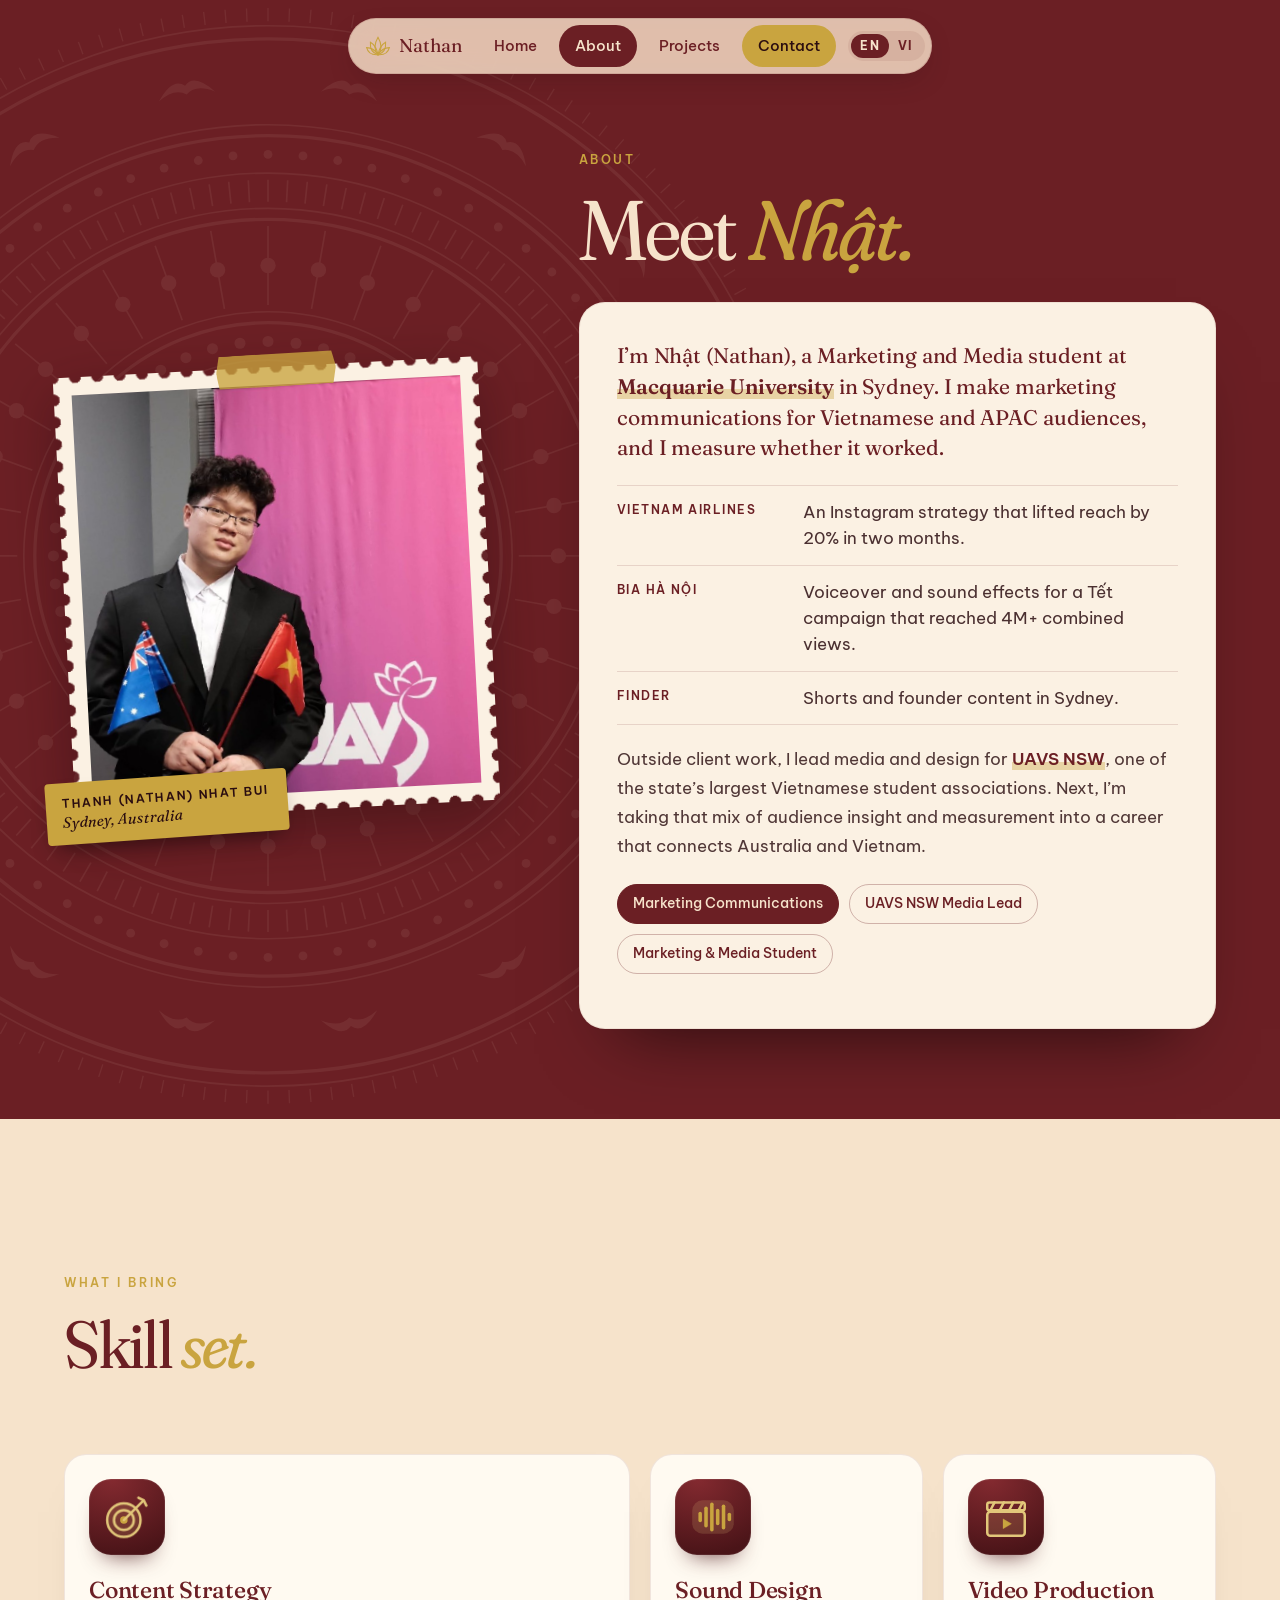
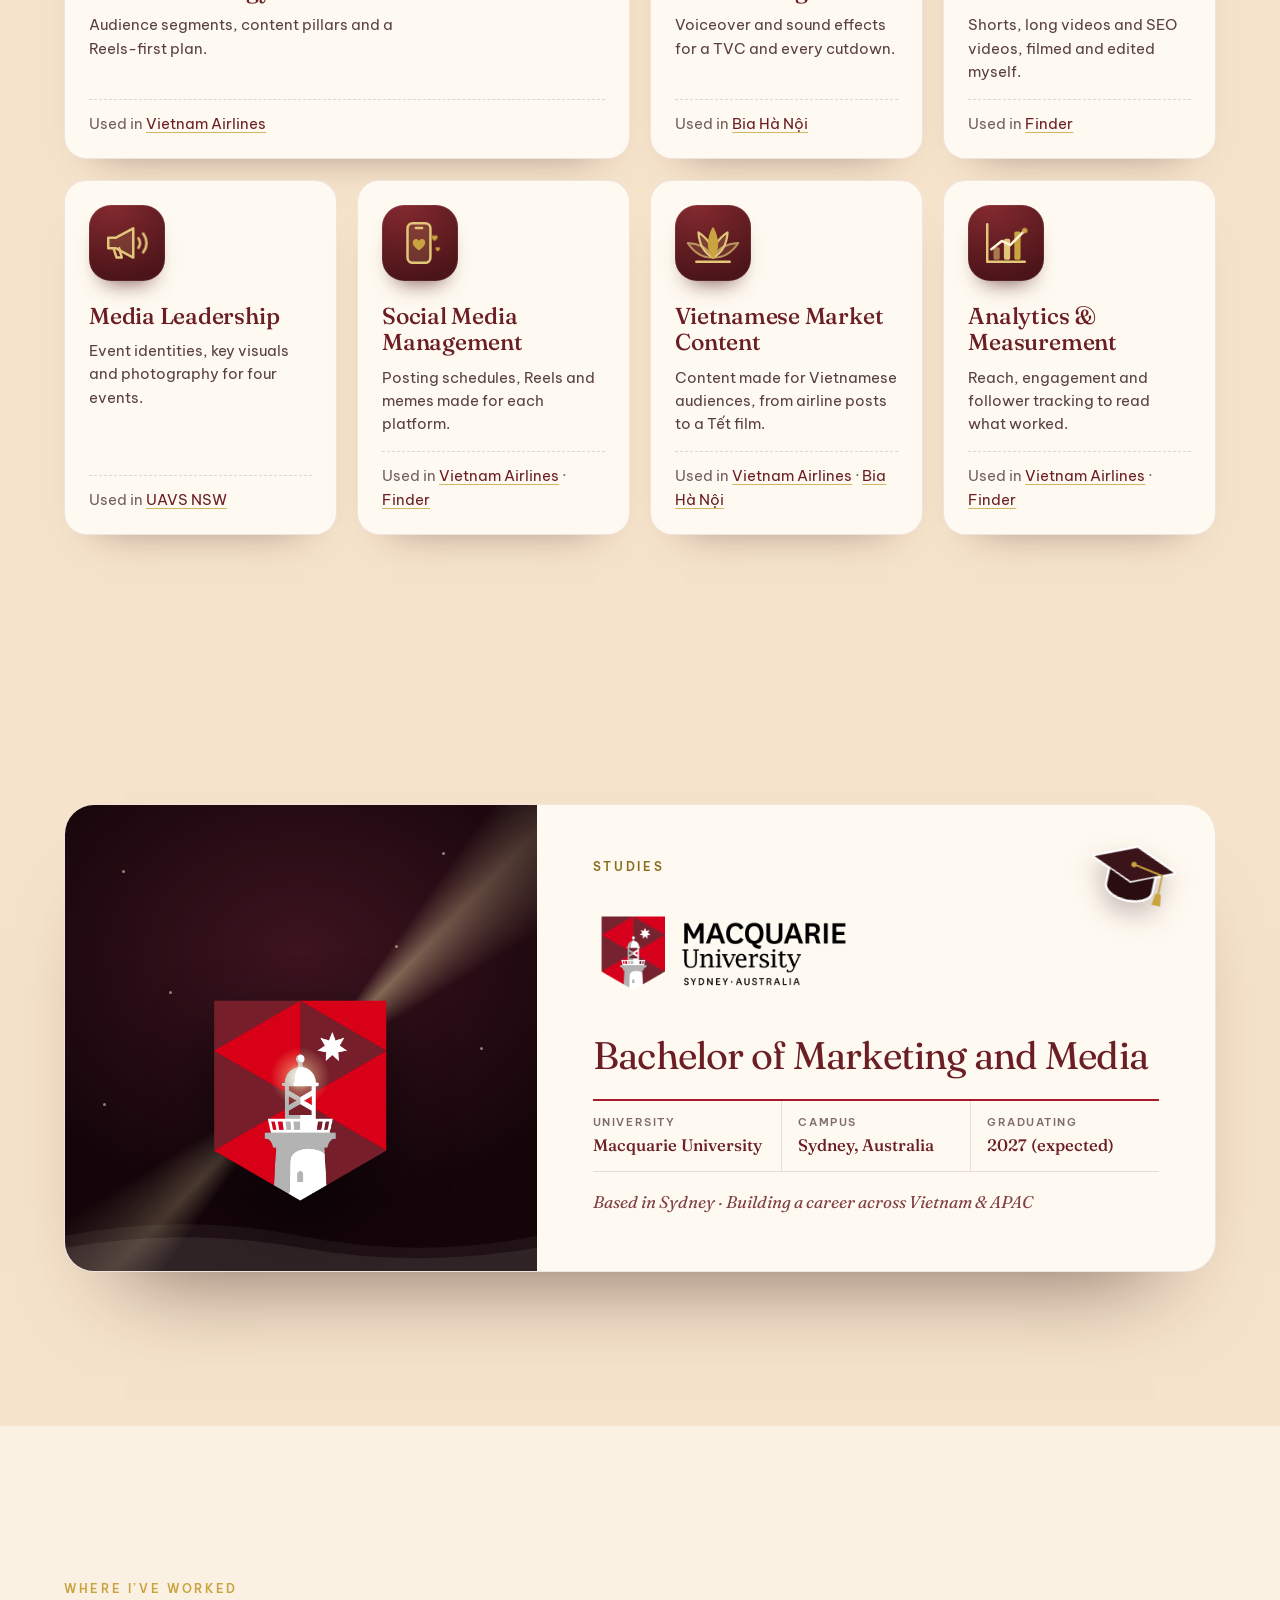
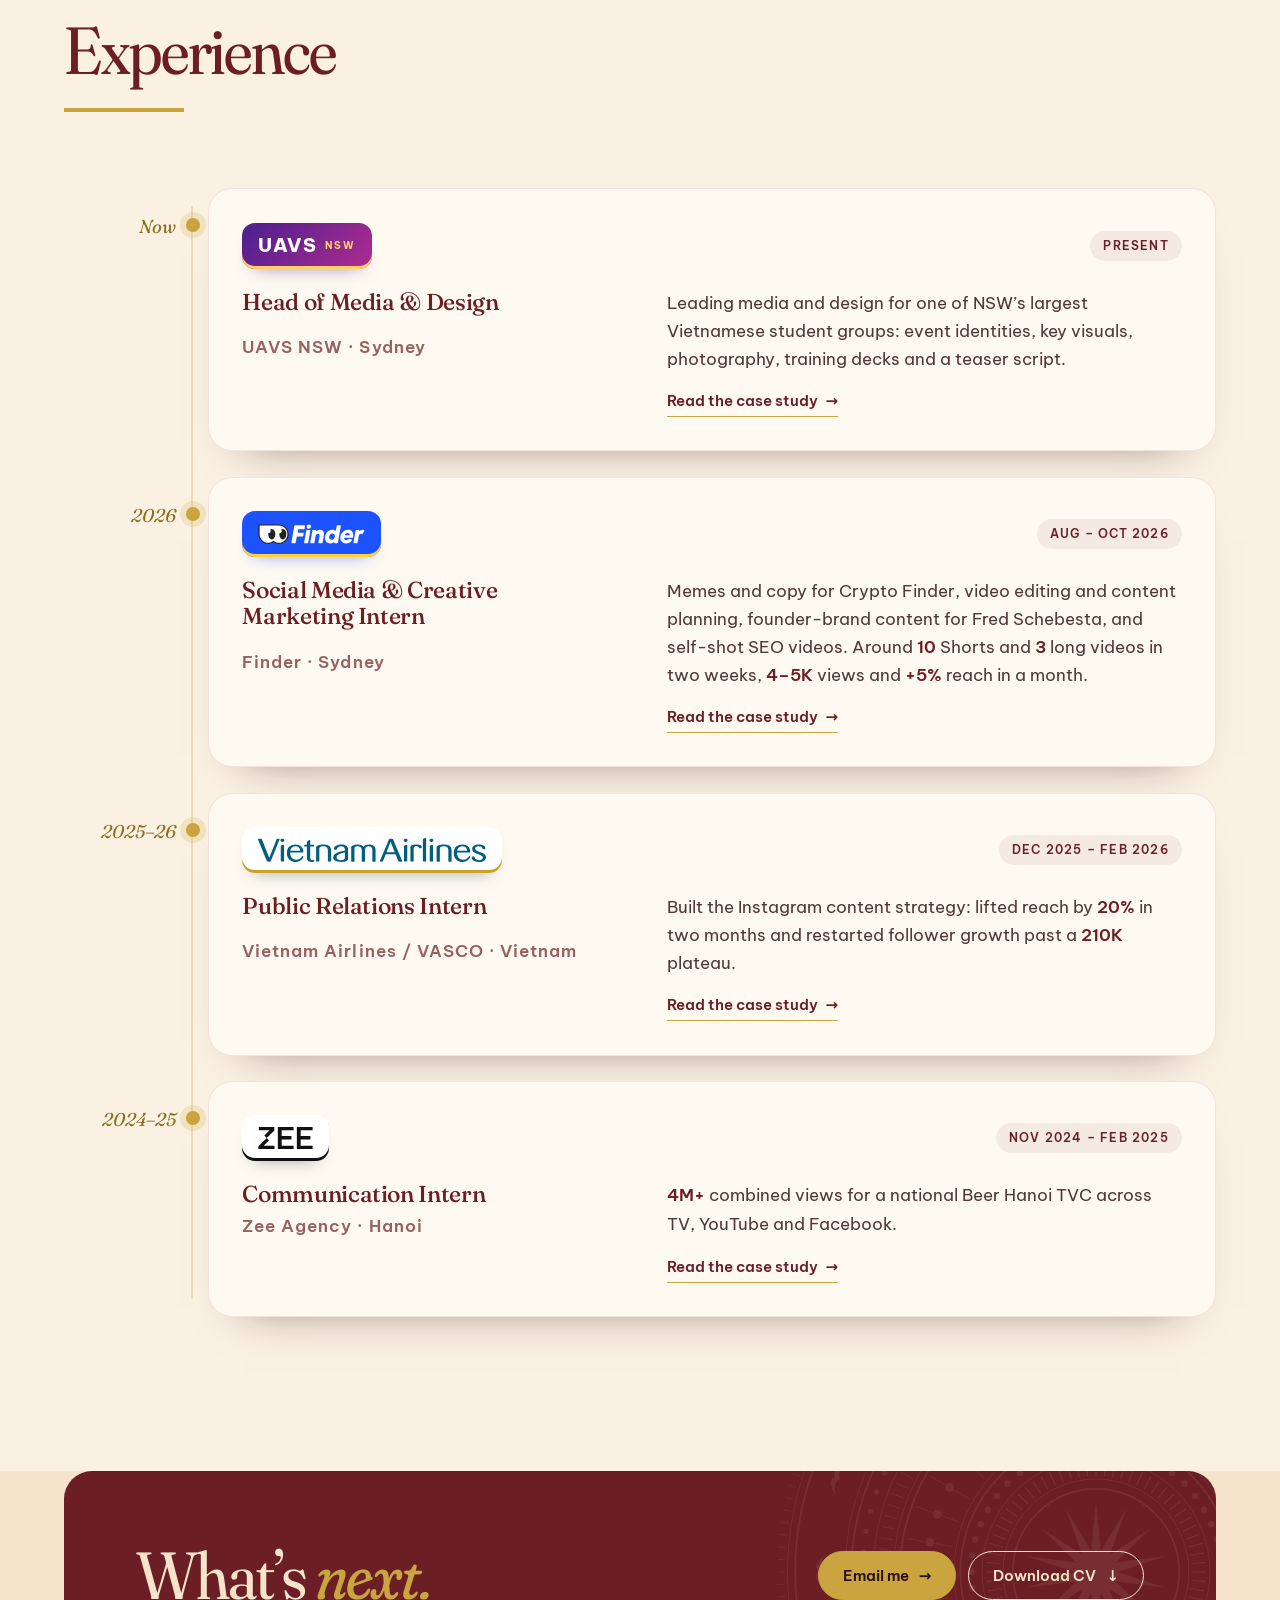
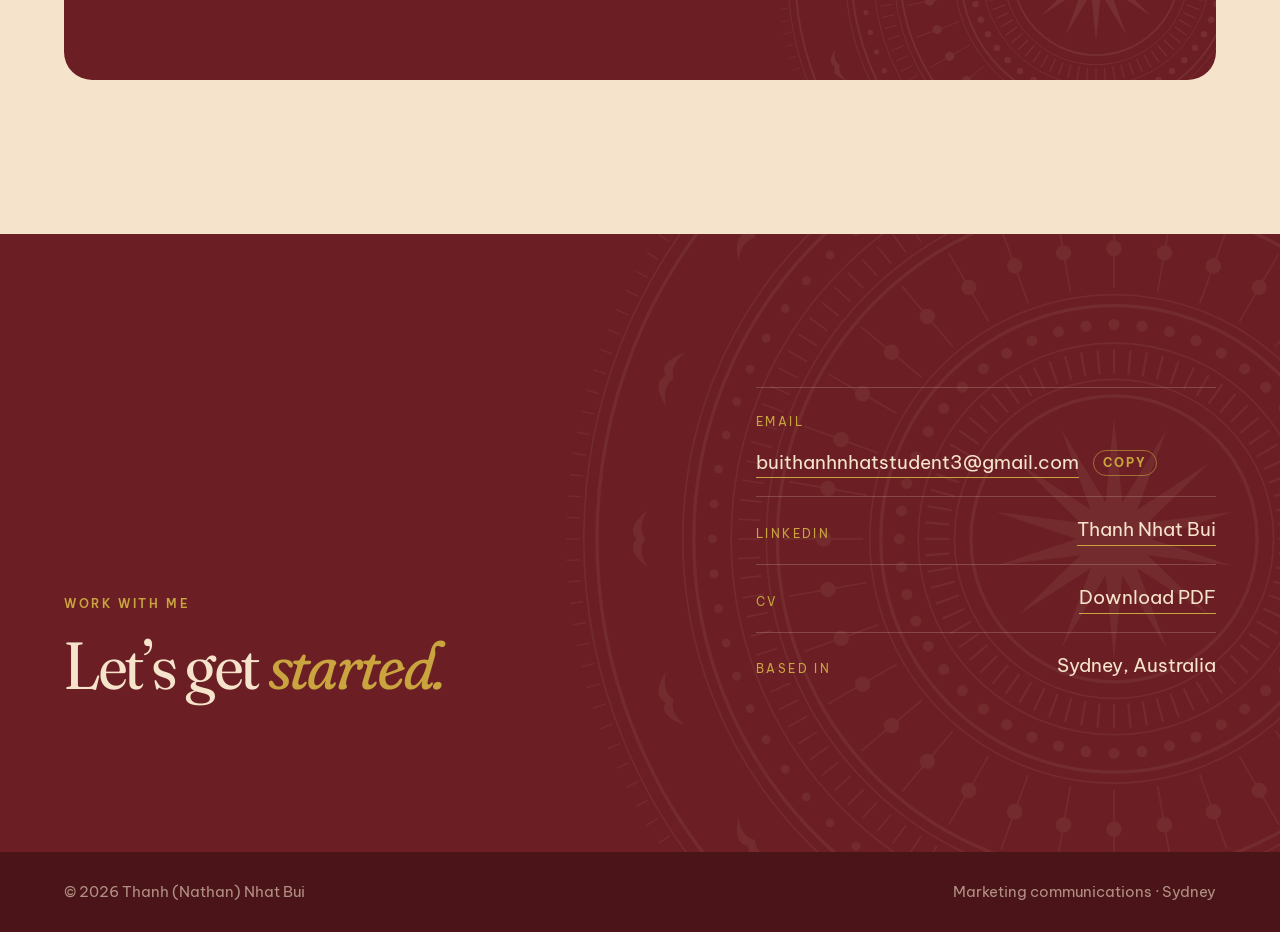
<file: about.html>
<!doctype html>
<html lang="en">
<head>
  <meta charset="utf-8">
  <meta name="viewport" content="width=device-width, initial-scale=1">
  <title>About — Nathan Bui</title>
  <meta name="description" content="Meet Nhat: Marketing and Media student at Macquarie University, Sydney, focused on Vietnamese and APAC markets.">
  <meta property="og:type" content="website">
  <meta property="og:title" content="About — Nathan Bui">
  <meta property="og:description" content="Meet Nhat: Marketing and Media student at Macquarie University, Sydney, focused on Vietnamese and APAC markets.">
  <meta property="og:url" content="https://heynathanbui.github.io/about.html">
  <meta property="og:image" content="https://heynathanbui.github.io/assets/img/og.jpg">
  <meta property="og:image:width" content="1200">
  <meta property="og:image:height" content="630">
  <meta name="twitter:card" content="summary_large_image">
  <link rel="icon" href="assets/favicon.svg" type="image/svg+xml">
  <link rel="preconnect" href="https://fonts.googleapis.com">
  <link rel="preconnect" href="https://fonts.gstatic.com" crossorigin>
  <link href="https://fonts.googleapis.com/css2?family=Be+Vietnam+Pro:wght@400;500;600&family=Fraunces:ital,opsz,wght,SOFT@0,9..144,300..600,0..100;1,9..144,300..600,0..100&display=swap" rel="stylesheet">
  <link rel="stylesheet" href="assets/css/style.css?v=20261128a">
  <link rel="alternate" hreflang="en" href="https://heynathanbui.github.io/about.html">
  <link rel="alternate" hreflang="vi" href="https://heynathanbui.github.io/vi/about.html">
</head>
<body>
  <a class="skip" href="#main">Skip to content</a>

  <nav class="nav" aria-label="Main">
    <div class="nav__pill">
      <a class="nav__brand" href="index.html">
        <svg viewBox="0 0 48 48" fill="none" stroke="#c9a43f" stroke-width="2" stroke-linecap="round" aria-hidden="true">
          <path d="M24 40 C17 32 17 20 24 8 C31 20 31 32 24 40Z"/>
          <path d="M24 40 C14 37 9 28 10 17 C17 21 22 29 24 40Z"/>
          <path d="M24 40 C34 37 39 28 38 17 C31 21 26 29 24 40Z"/>
          <path d="M24 40 C12 41 5 35 3 27 C11 27 19 32 24 40Z"/>
          <path d="M24 40 C36 41 43 35 45 27 C37 27 29 32 24 40Z"/>
        </svg>
        <span>Nathan</span>
      </a>
      <a class="nav__link" href="index.html">Home</a>
      <a class="nav__link" href="about.html" aria-current="page">About</a>
      <a class="nav__link" href="projects.html">Projects</a>
      <a class="nav__link nav__cta" href="#contact">Contact</a>
      <span class="nav__lang" role="group" aria-label="Language"><a aria-current="true" lang="en">EN</a><a href="vi/about.html" lang="vi" hreflang="vi">VI</a></span>
    </div>
  </nav>
  <main id="main">

  <!-- MEET NHAT -->
  <header class="page-head page-head--ox about-hero">
    <div class="drum" aria-hidden="true"></div>
    <div class="wrap">
      <div class="about-hero__grid">
        <div class="about-photo reveal">
          <span class="tape" aria-hidden="true"></span>
          <div class="stamp-wrap tilt-l">
            <div class="stamp"><img src="assets/img/about.jpg" alt="Nathan in a suit holding small Australian and Vietnamese flags in front of a UAVS banner" width="1058" height="1011"></div>
          </div>
          <div class="name-tag">Thanh (Nathan) Nhat Bui<span>Sydney, Australia</span></div>
        </div>

        <div>
          <p class="eyebrow reveal">About</p>
          <h1 class="display split-css">Meet <em>Nhật.</em></h1>
          <div class="about-bio reveal" data-delay="2">
            <p class="about-bio__lead">I’m Nhật (Nathan), a Marketing and Media student at <strong>Macquarie University</strong> in Sydney. I make marketing communications for Vietnamese and APAC audiences, and I measure whether it worked.</p>
            <ul class="about-bio__work">
              <li><span class="about-bio__k">Vietnam Airlines</span><span>An Instagram strategy that lifted reach by 20% in two months.</span></li>
              <li><span class="about-bio__k">Bia Hà Nội</span><span>Voiceover and sound effects for a Tết campaign that reached 4M+ combined views.</span></li>
              <li><span class="about-bio__k">Finder</span><span>Shorts and founder content in Sydney.</span></li>
            </ul>
            <p>Outside client work, I lead media and design for <strong>UAVS NSW</strong>, one of the state’s largest Vietnamese student associations. Next, I’m taking that mix of audience insight and measurement into a career that connects Australia and Vietnam.</p>
            <ul class="role-pills">
              <li>Marketing Communications</li>
              <li>UAVS NSW Media Lead</li>
              <li>Marketing &amp; Media Student</li>
            </ul>
          </div>
        </div>
      </div>
    </div>
  </header>

  <!-- SKILL SET -->
  <section class="section section--paper skills-sec">
    <div class="wrap">
      <div class="section__head">
        <div>
          <p class="eyebrow reveal">What I bring</p>
          <h2 class="display h2 reveal" data-delay="1">Skill <em>set.</em></h2>
        </div>
      </div>
      <ul class="skillset">
        <li class="skill skill--strategy" style="--k:0">
          <span class="skill__ic" aria-hidden="true"><svg viewBox="0 0 48 48"><circle class="sk-fill" cx="21" cy="27" r="16"/><circle class="sk-ring" cx="21" cy="27" r="16"/><circle class="sk-ring sk-ring--2" cx="21" cy="27" r="9.5"/><circle class="sk-bull" cx="21" cy="27" r="3.6"/><g class="sk-arrow"><path d="M21 27L40 8"/><path d="M35 5.5l5 2.5 2.5 5"/></g></svg></span>
          <h3>Content Strategy</h3>
          <p class="skill__d">Audience segments, content pillars and a Reels-first plan.</p>
          <p class="skill__in">Used in <a href="work/vietnam-airlines.html">Vietnam Airlines</a></p>
        </li>
        <li class="skill skill--sound" style="--k:1">
          <span class="skill__ic" aria-hidden="true"><svg viewBox="0 0 48 48"><rect class="sk-fill" x="4" y="8" width="40" height="32" rx="10"/><g class="sk-eq"><rect x="10" y="19" width="3.4" height="10" rx="1.7"/><rect x="15.6" y="14" width="3.4" height="20" rx="1.7"/><rect x="21.2" y="10" width="3.4" height="28" rx="1.7"/><rect x="26.8" y="16" width="3.4" height="16" rx="1.7"/><rect x="32.4" y="12" width="3.4" height="24" rx="1.7"/><rect x="38" y="20" width="3.4" height="8" rx="1.7"/></g></svg></span>
          <h3>Sound Design</h3>
          <p class="skill__d">Voiceover and sound effects for a TVC and every cutdown.</p>
          <p class="skill__in">Used in <a href="work/beer-hanoi.html">Bia Hà Nội</a></p>
        </li>
        <li class="skill skill--video" style="--k:2">
          <span class="skill__ic" aria-hidden="true"><svg viewBox="0 0 48 48"><rect class="sk-fill" x="6" y="19" width="36" height="23" rx="3"/><rect class="sk-line" x="6" y="19" width="36" height="23" rx="3"/><path class="sk-play" d="M21 25.5l8.5 5-8.5 5z"/><g class="sk-clap"><rect class="sk-line" x="6" y="10" width="36" height="7.5" rx="2"/><path class="sk-line" d="M13 10l-4 7.5M22 10l-4 7.5M31 10l-4 7.5M40 10l-4 7.5"/></g></svg></span>
          <h3>Video Production</h3>
          <p class="skill__d">Shorts, long videos and SEO videos, filmed and edited myself.</p>
          <p class="skill__in">Used in <a href="work/finder.html">Finder</a></p>
        </li>
        <li class="skill skill--lead" style="--k:3">
          <span class="skill__ic" aria-hidden="true"><svg viewBox="0 0 48 48"><path class="sk-fill" d="M6 19h7l17-9v28l-17-9H6z"/><path class="sk-line" d="M6 19h7l17-9v28l-17-9H6z"/><path class="sk-line" d="M11 29l3 9h5l-2.5-9"/><g class="sk-waves"><path d="M35 19.5q3.2 4.5 0 9"/><path d="M39.5 15q6.5 9 0 18"/></g></svg></span>
          <h3>Media Leadership</h3>
          <p class="skill__d">Event identities, key visuals and photography for four events.</p>
          <p class="skill__in">Used in <a href="work/uavs.html">UAVS NSW</a></p>
        </li>
        <li class="skill skill--social" style="--k:4">
          <span class="skill__ic" aria-hidden="true"><svg viewBox="0 0 48 48"><rect class="sk-fill" x="12" y="5" width="22" height="38" rx="5"/><rect class="sk-line" x="12" y="5" width="22" height="38" rx="5"/><path class="sk-line" d="M20 9.5h6"/><path class="sk-heart" d="M23 31s-6-3.6-6-7.6a3.2 3.2 0 0 1 6-1.6 3.2 3.2 0 0 1 6 1.6c0 4-6 7.6-6 7.6z"/><g class="sk-float"><path d="M38 22s-3-1.8-3-3.8a1.6 1.6 0 0 1 3-.8 1.6 1.6 0 0 1 3 .8c0 2-3 3.8-3 3.8z"/><path d="M41 32s-2.2-1.3-2.2-2.8a1.2 1.2 0 0 1 2.2-.6 1.2 1.2 0 0 1 2.2.6c0 1.5-2.2 2.8-2.2 2.8z"/></g></svg></span>
          <h3>Social Media Management</h3>
          <p class="skill__d">Posting schedules, Reels and memes made for each platform.</p>
          <p class="skill__in">Used in <a href="work/vietnam-airlines.html">Vietnam Airlines</a> · <a href="work/finder.html">Finder</a></p>
        </li>
        <li class="skill skill--vn" style="--k:5">
          <span class="skill__ic" aria-hidden="true"><svg viewBox="0 0 48 48"><g class="sk-lotus"><path class="sk-petal sk-petal--l2" d="M24 38C19 30 19 20 24 10C29 20 29 30 24 38Z"/><path class="sk-petal sk-petal--r2" d="M24 38C19 30 19 20 24 10C29 20 29 30 24 38Z"/><path class="sk-petal sk-petal--l1" d="M24 38C19 30 19 20 24 10C29 20 29 30 24 38Z"/><path class="sk-petal sk-petal--r1" d="M24 38C19 30 19 20 24 10C29 20 29 30 24 38Z"/><path class="sk-petal sk-petal--c" d="M24 38C19 30 19 20 24 10C29 20 29 30 24 38Z"/></g><path class="sk-line" d="M8 42h32"/></svg></span>
          <h3>Vietnamese Market Content</h3>
          <p class="skill__d">Content made for Vietnamese audiences, from airline posts to a Tết film.</p>
          <p class="skill__in">Used in <a href="work/vietnam-airlines.html">Vietnam Airlines</a> · <a href="work/beer-hanoi.html">Bia Hà Nội</a></p>
        </li>
        <li class="skill skill--data" style="--k:6">
          <span class="skill__ic" aria-hidden="true"><svg viewBox="0 0 48 48"><path class="sk-line" d="M6 6v36h36"/><g class="sk-bars"><rect x="12" y="28" width="6" height="12" rx="1.5"/><rect x="22" y="20" width="6" height="20" rx="1.5"/><rect x="32" y="13" width="6" height="27" rx="1.5"/></g><path class="sk-trend" d="M10 30l10-8 8 4 14-14"/><circle class="sk-tip" cx="42" cy="12" r="2.6"/></svg></span>
          <h3>Analytics &amp; Measurement</h3>
          <p class="skill__d">Reach, engagement and follower tracking to read what worked.</p>
          <p class="skill__in">Used in <a href="work/vietnam-airlines.html">Vietnam Airlines</a> · <a href="work/finder.html">Finder</a></p>
        </li>
      </ul>
    </div>
  </section>

  <!-- STUDIES -->
  <section class="section study-sec">
    <div class="wrap">
      <div class="study">
        <div class="study__night" aria-hidden="true">
          <span class="study__sky"><i></i><i></i><i></i><i></i><i></i><i></i></span>
          <span class="study__mark"><span class="study__beam"></span><img class="study__crest" src="assets/img/logos/brands/macquarie-crest.png" alt="" width="342" height="385"><span class="study__glow"></span></span>
          <svg class="study__waves" viewBox="0 0 400 60" preserveAspectRatio="none"><path d="M0 30 Q50 10 100 30 T200 30 T300 30 T400 30 V60 H0Z"/><path d="M0 40 Q50 22 100 40 T200 40 T300 40 T400 40 V60 H0Z"/></svg>
        </div>
        <div class="study__body">
          <h2 class="study__k">Studies</h2>
          <img class="study__logo" src="assets/img/logos/brands/macquarie.png" alt="Macquarie University, Sydney, Australia" width="1488" height="588" loading="lazy">
          <h3 class="study__deg">Bachelor of Marketing and Media</h3>
          <ul class="study__facts">
            <li><span>University</span><b>Macquarie University</b></li>
            <li><span>Campus</span><b>Sydney, Australia</b></li>
            <li><span>Graduating</span><b>2027 (expected)</b></li>
          </ul>
          <p class="study__note">Based in Sydney · Building a career across Vietnam &amp; APAC</p>
          <img class="study__cap" src="assets/img/stickers/grad-cap.svg" alt="" aria-hidden="true">
        </div>
      </div>
    </div>
  </section>

  <!-- EXPERIENCE -->
  <section class="section clients xp-sec">
    <div class="wrap" style="position:relative">
      <div class="section__head">
        <div>
          <p class="eyebrow reveal">Where I’ve worked</p>
          <h2 class="display h2 reveal" data-delay="1">Experience</h2>
          <hr class="rule reveal" data-delay="2">
        </div>
      </div>
      <ol class="xp">
        <li class="xp__item">
          <span class="xp__when">Now</span>
          <article class="xp__card">
            <div class="xp__head"><span class="xp__logo xp__logo--uavs"><b>UAVS</b><small>NSW</small></span><span class="xp__date">Present</span></div>
            <h3>Head of Media &amp; Design</h3>
            <p class="xp__org">UAVS NSW · Sydney</p>
            <p>Leading media and design for one of NSW’s largest Vietnamese student groups: event identities, key visuals, photography, training decks and a teaser script.</p>
            <a class="xp__link" href="work/uavs.html">Read the case study <span class="arrow">→</span></a>
          </article>
        </li>
        <li class="xp__item">
          <span class="xp__when">2026</span>
          <article class="xp__card">
            <div class="xp__head"><span class="xp__logo xp__logo--finder"><img src="assets/img/finder-logo-white.svg" alt="Finder" width="160" height="30"></span><span class="xp__date">Aug – Oct 2026</span></div>
            <h3>Social Media &amp; Creative Marketing Intern</h3>
            <p class="xp__org">Finder · Sydney</p>
            <p>Memes and copy for Crypto Finder, video editing and content planning, founder-brand content for Fred Schebesta, and self-shot SEO videos. Around <span class="num">10</span> Shorts and <span class="num">3</span> long videos in two weeks, <span class="num">4–5K</span> views and <span class="num">+5%</span> reach in a month.</p>
            <a class="xp__link" href="work/finder.html">Read the case study <span class="arrow">→</span></a>
          </article>
        </li>
        <li class="xp__item">
          <span class="xp__when">2025–26</span>
          <article class="xp__card">
            <div class="xp__head"><span class="xp__logo xp__logo--vna"><img src="assets/img/logos/brands/vietnam-airlines.svg" alt="Vietnam Airlines" width="150" height="26"></span><span class="xp__date">Dec 2025 – Feb 2026</span></div>
            <h3>Public Relations Intern</h3>
            <p class="xp__org">Vietnam Airlines / VASCO · Vietnam</p>
            <p>Built the Instagram content strategy: lifted reach by <span class="num">20%</span> in two months and restarted follower growth past a <span class="num">210K</span> plateau.</p>
            <a class="xp__link" href="work/vietnam-airlines.html">Read the case study <span class="arrow">→</span></a>
          </article>
        </li>
        <li class="xp__item">
          <span class="xp__when">2024–25</span>
          <article class="xp__card">
            <div class="xp__head"><span class="xp__logo xp__logo--zee"><img src="assets/img/logos/brands/zee.svg" alt="Zee Agency" width="79" height="32"></span><span class="xp__date">Nov 2024 – Feb 2025</span></div>
            <h3>Communication Intern</h3>
            <p class="xp__org">Zee Agency · Hanoi</p>
            <p><span class="num">4M+</span> combined views for a national Beer Hanoi TVC across TV, YouTube and Facebook.</p>
            <a class="xp__link" href="work/beer-hanoi.html">Read the case study <span class="arrow">→</span></a>
          </article>
        </li>
      </ol>
    </div>
  </section>

  <!-- WHAT'S NEXT -->
  <section class="section section--paper" style="padding-top:0">
    <div class="wrap">
      <div class="next-band reveal">
        <div class="drum" aria-hidden="true"></div>
        <h2 class="display">What’s <em>next.</em></h2>
        <div class="hero__actions">
          <a class="btn btn--gold" href="mailto:buithanhnhatstudent3@gmail.com?subject=Hi%20Nathan">Email me <span class="arrow">→</span></a>
          <a class="btn btn--ghost" href="assets/Thanh-Nhat-Bui-CV.pdf" target="_blank" rel="noopener">Download CV <span class="arrow">↓</span></a>
        </div>
      </div>
    </div>
  </section>

  <!-- CONTACT -->
  <section class="section section--ox contact" id="contact">
    <div class="drum" aria-hidden="true"></div>
    <div class="wrap contact__grid">
      <div>
        <p class="eyebrow reveal">Work with me</p>
        <h2 class="display reveal" data-delay="1">Let’s get <em>started.</em></h2>
      </div>
      <ul class="contact__list reveal" data-delay="2">
        <li><span>Email</span><span class="contact__val"><a href="mailto:buithanhnhatstudent3@gmail.com">buithanhnhatstudent3@gmail.com</a><button class="copy" data-copy="buithanhnhatstudent3@gmail.com" aria-label="Copy email address">Copy</button></span></li>
        <li><span>LinkedIn</span><a href="https://www.linkedin.com/in/bui-thanh-nhat-42ab19323/" target="_blank" rel="noopener">Thanh Nhat Bui</a></li>
        <li><span>CV</span><a href="assets/Thanh-Nhat-Bui-CV.pdf" target="_blank" rel="noopener">Download PDF</a></li>
        <li><span>Based in</span><span>Sydney, Australia</span></li>
      </ul>
    </div>
  </section>

  </main>

  <footer class="footer">
    <div class="wrap">
      <span>© <span data-year></span> Thanh (Nathan) Nhat Bui</span>
      <span>Marketing communications · Sydney</span>
    </div>
  </footer>

  <script src="assets/js/main.js?v=20261128a"></script>
</body>
</html>
</file>
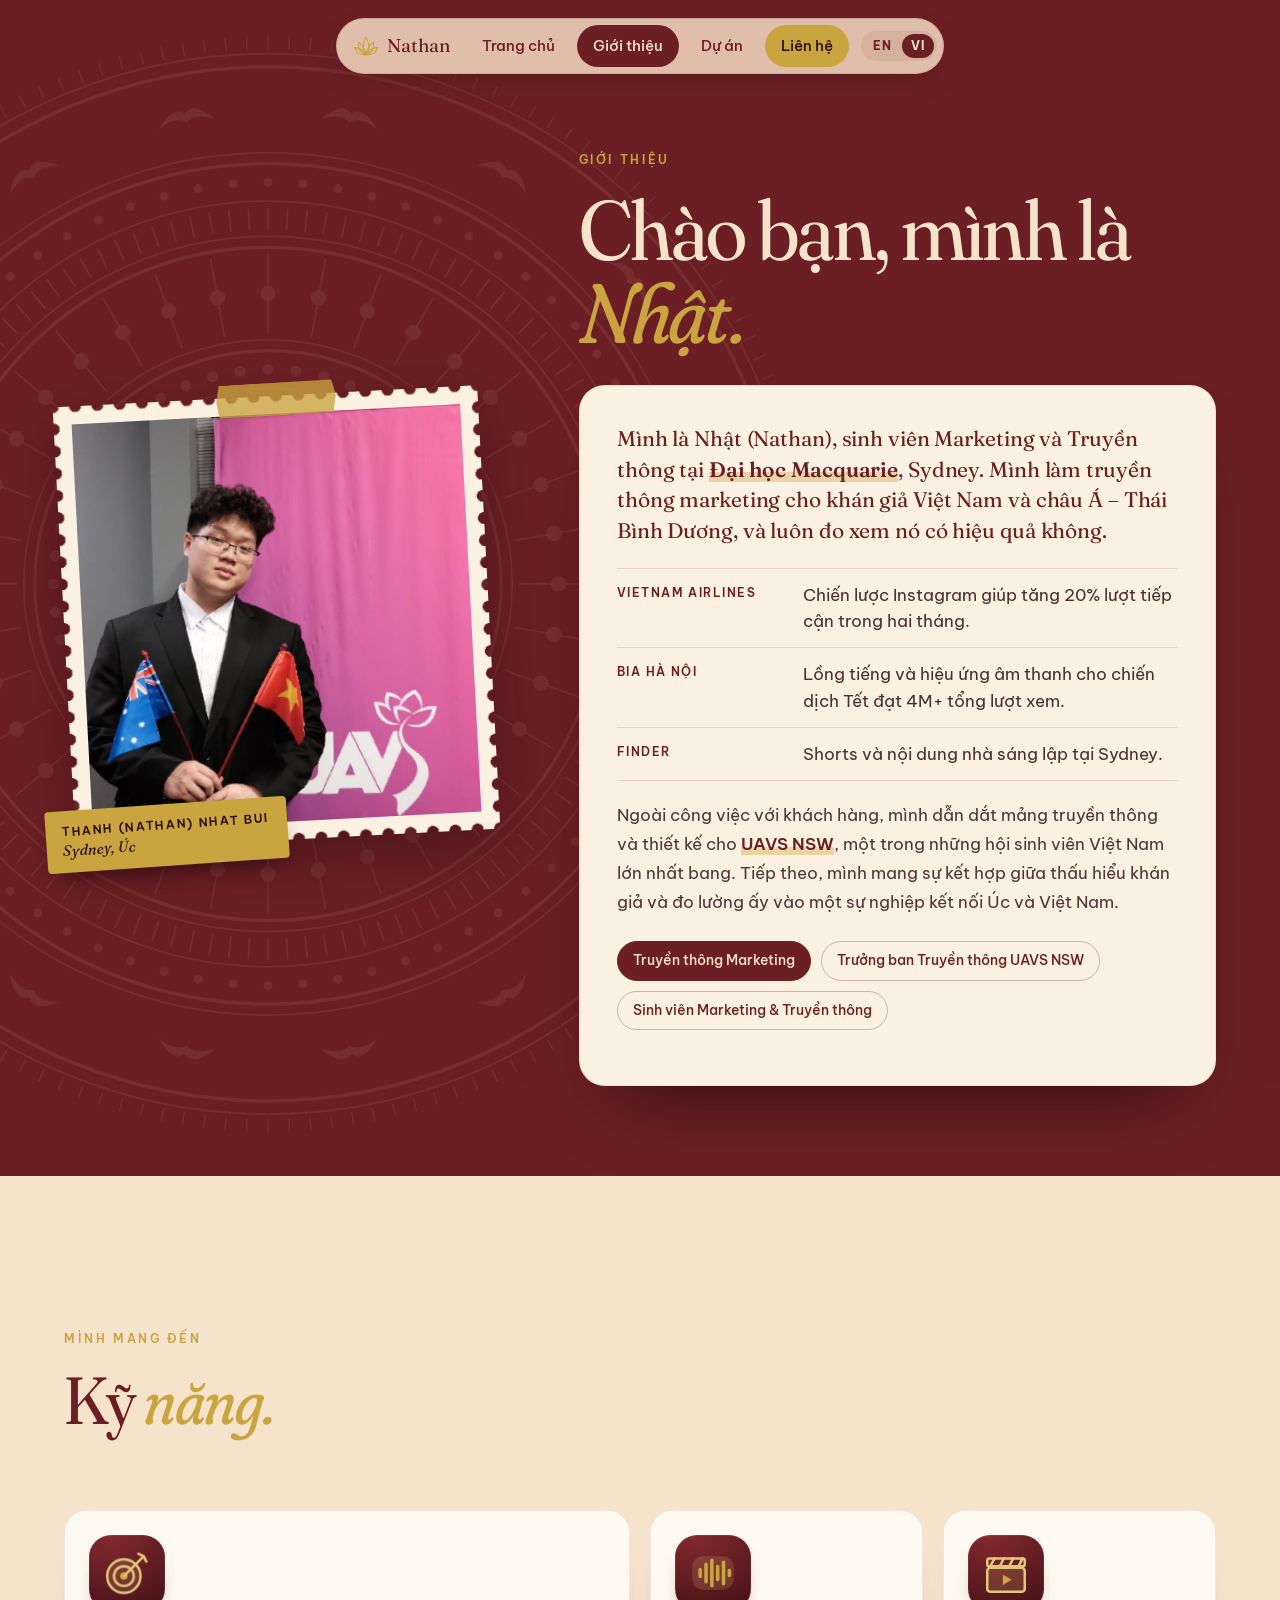
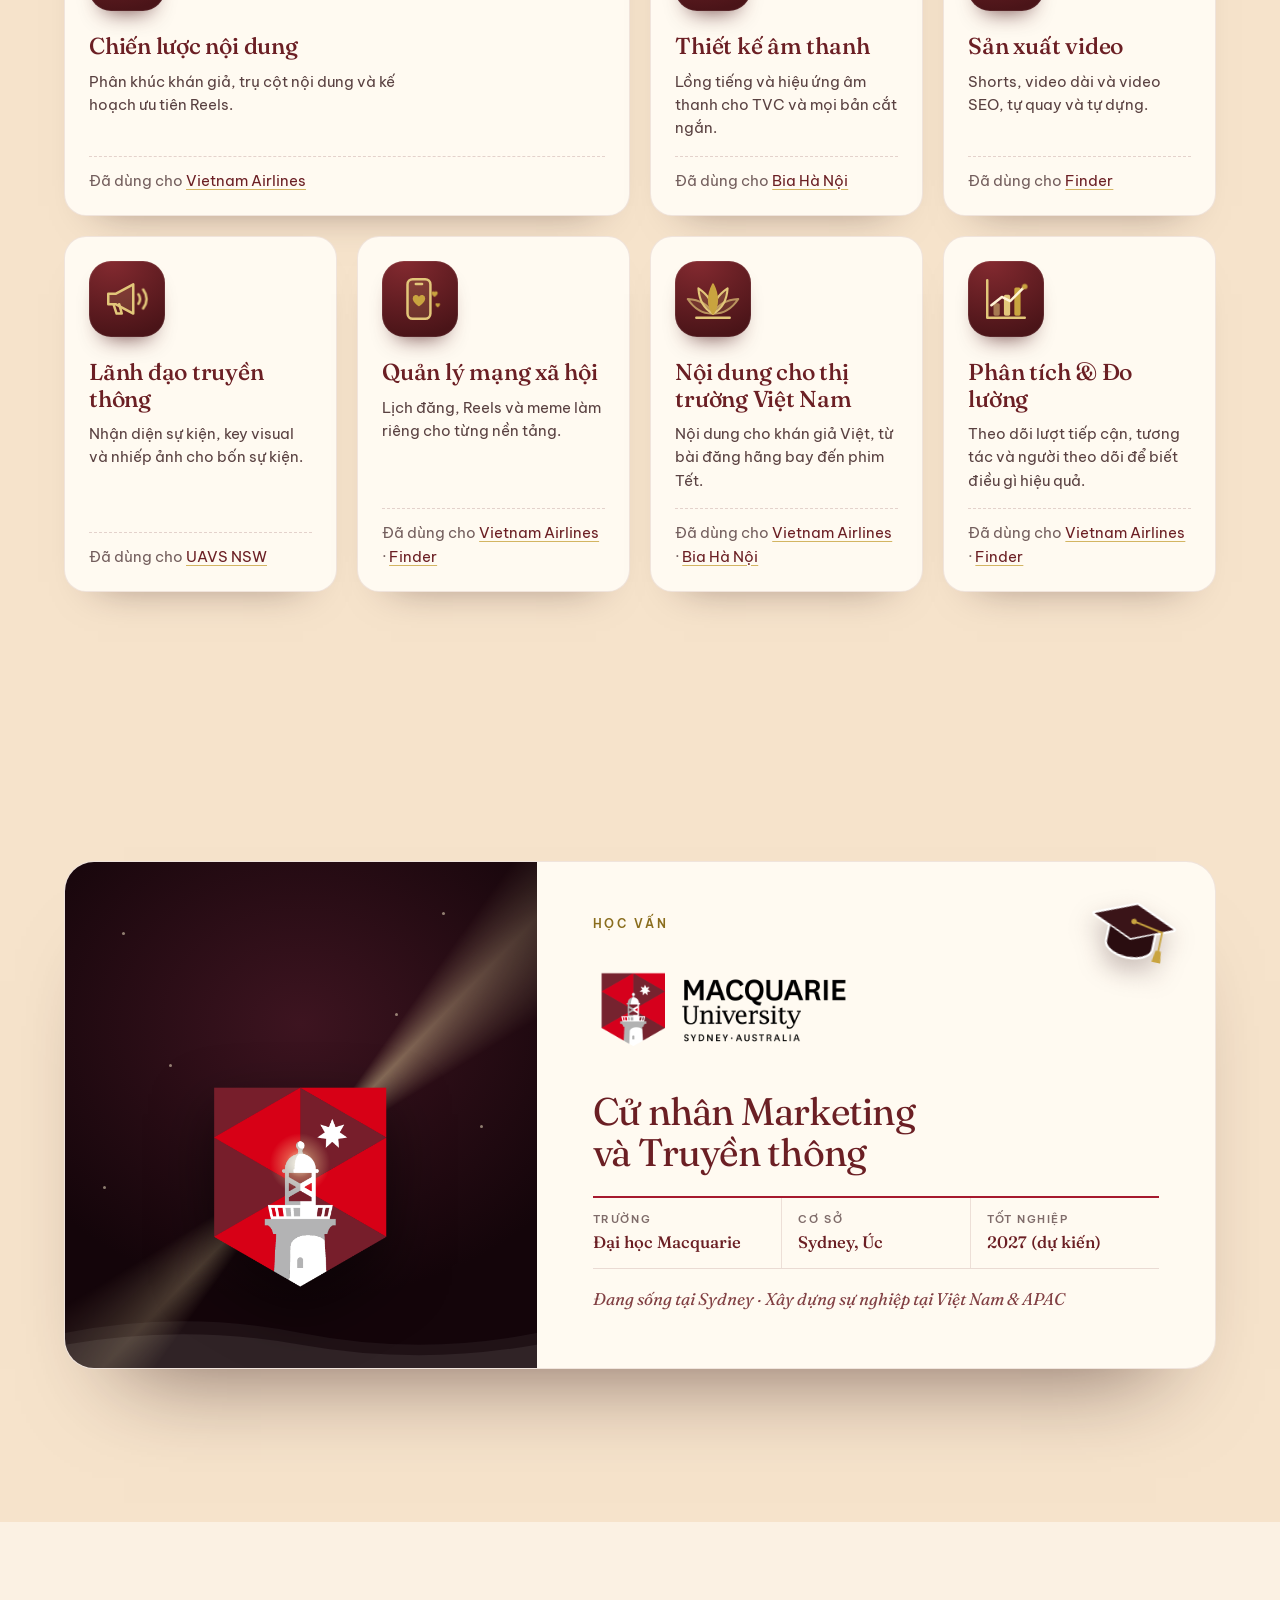
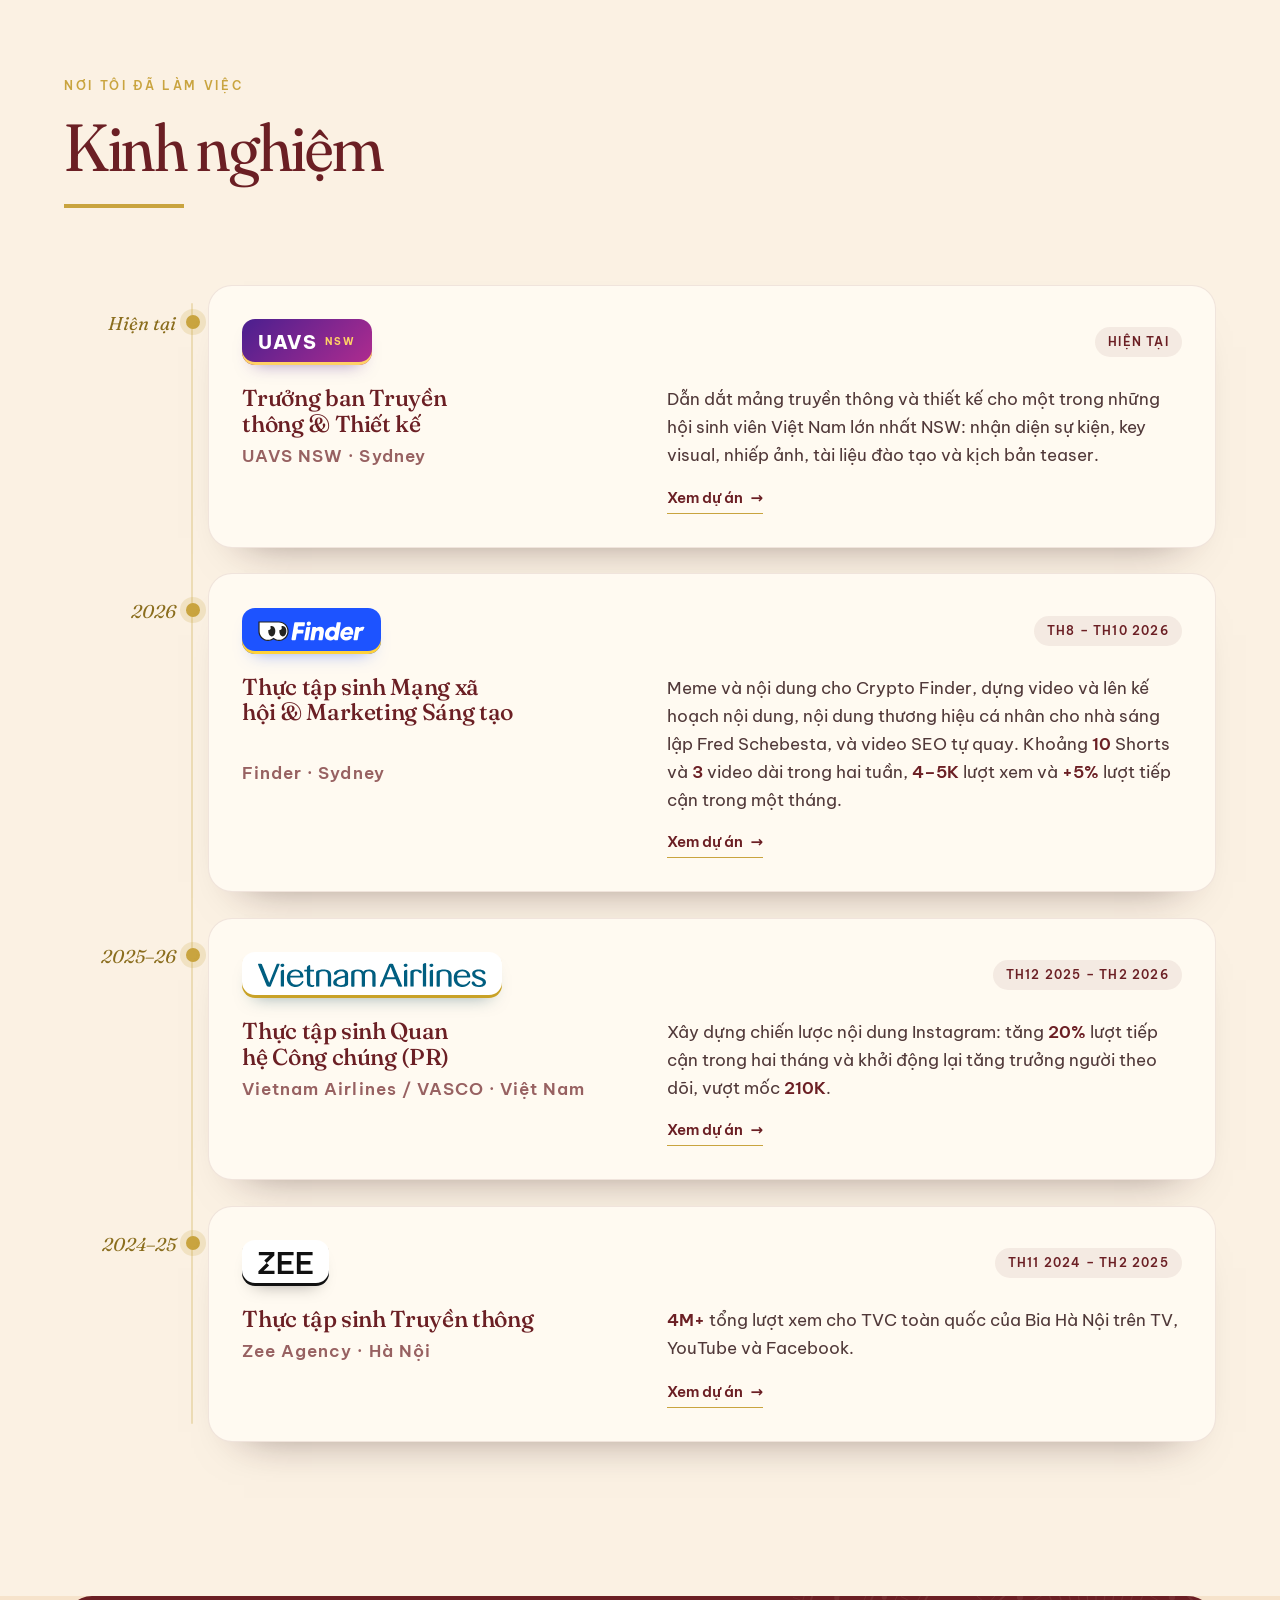
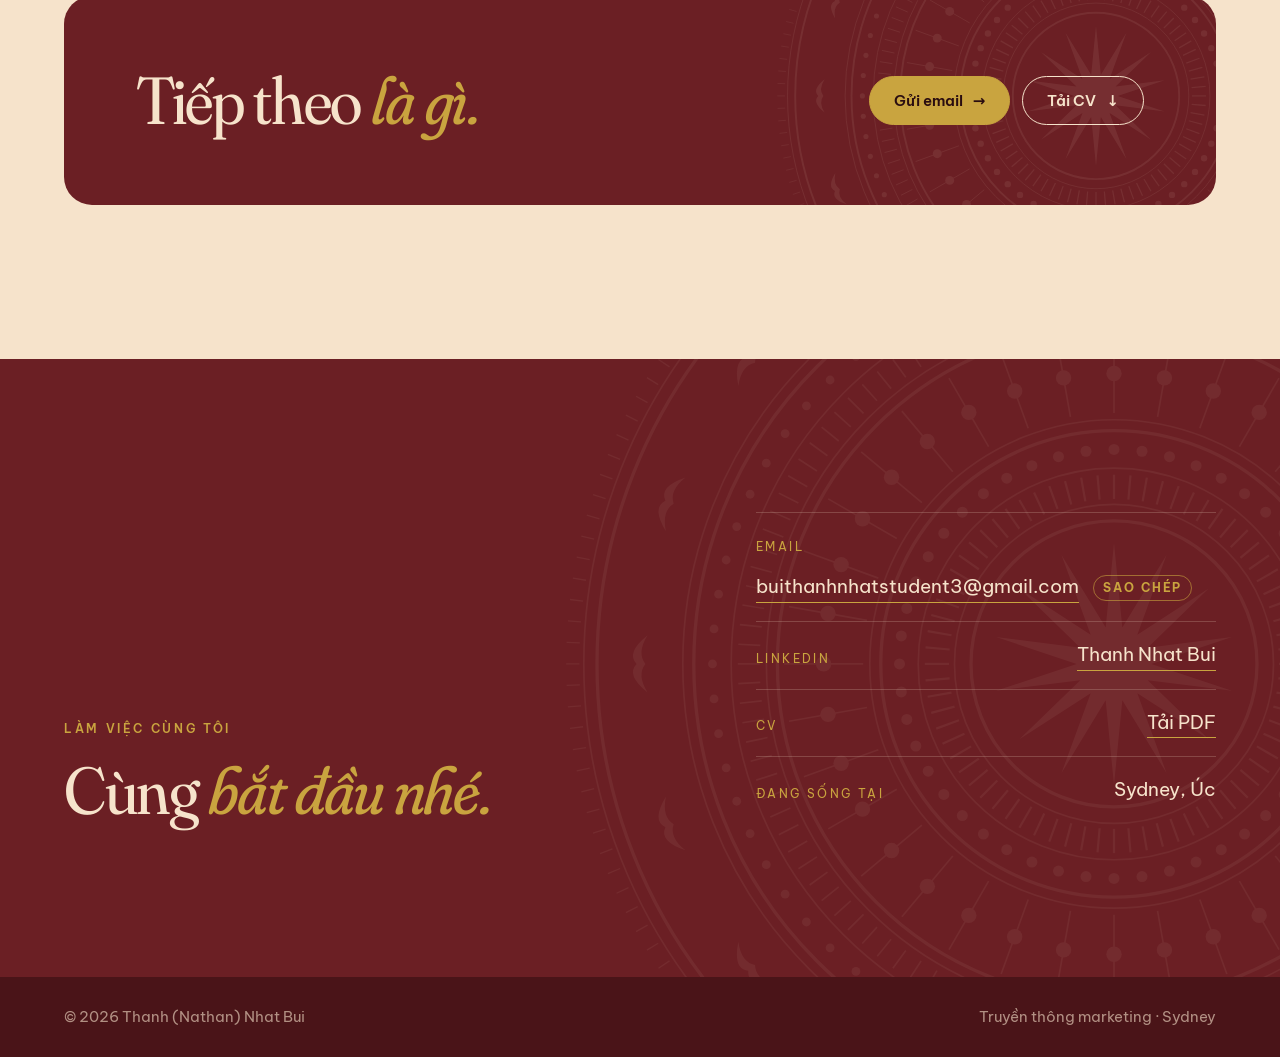
<file: vi/about.html>
<!DOCTYPE html>

<html lang="vi">
<head>
<meta charset="utf-8"/>
<meta content="width=device-width, initial-scale=1" name="viewport"/>
<title>Giới thiệu — Nathan Bui</title>
<meta content="Chào bạn, mình là Nhật: sinh viên Marketing và Truyền thông tại Đại học Macquarie, Sydney, tập trung vào thị trường Việt Nam và châu Á – Thái Bình Dương." name="description"/>
<meta content="website" property="og:type"/>
<meta content="Giới thiệu — Nathan Bui" property="og:title"/>
<meta content="Chào bạn, mình là Nhật: sinh viên Marketing và Truyền thông tại Đại học Macquarie, Sydney, tập trung vào thị trường Việt Nam và châu Á – Thái Bình Dương." property="og:description"/>
<meta content="https://heynathanbui.github.io/vi/about.html" property="og:url"/>
<meta content="https://heynathanbui.github.io/assets/img/og.jpg" property="og:image"/>
<meta content="1200" property="og:image:width"/>
<meta content="630" property="og:image:height"/>
<meta content="summary_large_image" name="twitter:card"/>
<link href="../assets/favicon.svg" rel="icon" type="image/svg+xml"/>
<link href="https://fonts.googleapis.com" rel="preconnect"/>
<link crossorigin="" href="https://fonts.gstatic.com" rel="preconnect"/>
<link href="https://fonts.googleapis.com/css2?family=Be+Vietnam+Pro:wght@400;500;600&amp;family=Fraunces:ital,opsz,wght,SOFT@0,9..144,300..600,0..100;1,9..144,300..600,0..100&amp;display=swap" rel="stylesheet"/>
<link href="../assets/css/style.css?v=20261128a" rel="stylesheet"/>
<link href="https://heynathanbui.github.io/about.html" hreflang="en" rel="alternate"/>
<link href="https://heynathanbui.github.io/vi/about.html" hreflang="vi" rel="alternate"/>
</head>
<body>
<a class="skip" href="#main">Chuyển đến nội dung</a>
<nav aria-label="Điều hướng chính" class="nav">
<div class="nav__pill">
<a class="nav__brand" href="index.html">
<svg aria-hidden="true" fill="none" stroke="#c9a43f" stroke-linecap="round" stroke-width="2" viewbox="0 0 48 48">
<path d="M24 40 C17 32 17 20 24 8 C31 20 31 32 24 40Z"></path>
<path d="M24 40 C14 37 9 28 10 17 C17 21 22 29 24 40Z"></path>
<path d="M24 40 C34 37 39 28 38 17 C31 21 26 29 24 40Z"></path>
<path d="M24 40 C12 41 5 35 3 27 C11 27 19 32 24 40Z"></path>
<path d="M24 40 C36 41 43 35 45 27 C37 27 29 32 24 40Z"></path>
</svg>
<span>Nathan</span>
</a>
<a class="nav__link" href="index.html">Trang chủ</a>
<a aria-current="page" class="nav__link" href="about.html">Giới thiệu</a>
<a class="nav__link" href="projects.html">Dự án</a>
<a class="nav__link nav__cta" href="#contact">Liên hệ</a>
<span aria-label="Ngôn ngữ" class="nav__lang" role="group"><a href="../about.html" hreflang="en" lang="en">EN</a><a aria-current="true" lang="vi">VI</a></span>
</div>
</nav>
<main id="main">
<!-- MEET NHAT -->
<header class="page-head page-head--ox about-hero">
<div aria-hidden="true" class="drum"></div>
<div class="wrap">
<div class="about-hero__grid">
<div class="about-photo reveal">
<span aria-hidden="true" class="tape"></span>
<div class="stamp-wrap tilt-l">
<div class="stamp"><img alt="Nathan mặc vest cầm lá cờ nhỏ của Úc và Việt Nam trước băng rôn UAVS" height="1011" src="../assets/img/about.jpg" width="1058"/></div>
</div>
<div class="name-tag">Thanh (Nathan) Nhat Bui<span>Sydney, Úc</span></div>
</div>
<div>
<p class="eyebrow reveal">Giới thiệu</p>
<h1 class="display split-css">Chào bạn, mình là <em>Nhật.</em></h1>
<div class="about-bio reveal" data-delay="2">
<p class="about-bio__lead">Mình là Nhật (Nathan), sinh viên Marketing và Truyền thông tại <strong>Đại học Macquarie</strong>, Sydney. Mình làm truyền thông marketing cho khán giả Việt Nam và châu Á – Thái Bình Dương, và luôn đo xem nó có hiệu quả không.</p>
<ul class="about-bio__work">
<li><span class="about-bio__k">Vietnam Airlines</span><span>Chiến lược Instagram giúp tăng 20% lượt tiếp cận trong hai tháng.</span></li>
<li><span class="about-bio__k">Bia Hà Nội</span><span>Lồng tiếng và hiệu ứng âm thanh cho chiến dịch Tết đạt 4M+ tổng lượt xem.</span></li>
<li><span class="about-bio__k">Finder</span><span>Shorts và nội dung nhà sáng lập tại Sydney.</span></li>
</ul>
<p>Ngoài công việc với khách hàng, mình dẫn dắt mảng truyền thông và thiết kế cho <strong>UAVS NSW</strong>, một trong những hội sinh viên Việt Nam lớn nhất bang. Tiếp theo, mình mang sự kết hợp giữa thấu hiểu khán giả và đo lường ấy vào một sự nghiệp kết nối Úc và Việt Nam.</p>
<ul class="role-pills">
<li>Truyền thông Marketing</li>
<li>Trưởng ban Truyền thông UAVS NSW</li>
<li>Sinh viên Marketing &amp; Truyền thông</li>
</ul>
</div>
</div>
</div>
</div>
</header>
<!-- SKILL SET -->
<section class="section section--paper skills-sec">
<div class="wrap">
<div class="section__head">
<div>
<p class="eyebrow reveal">Mình mang đến</p>
<h2 class="display h2 reveal" data-delay="1">Kỹ <em>năng.</em></h2>
</div>
</div>
<ul class="skillset">
<li class="skill skill--strategy" style="--k:0">
<span aria-hidden="true" class="skill__ic"><svg viewbox="0 0 48 48"><circle class="sk-fill" cx="21" cy="27" r="16"></circle><circle class="sk-ring" cx="21" cy="27" r="16"></circle><circle class="sk-ring sk-ring--2" cx="21" cy="27" r="9.5"></circle><circle class="sk-bull" cx="21" cy="27" r="3.6"></circle><g class="sk-arrow"><path d="M21 27L40 8"></path><path d="M35 5.5l5 2.5 2.5 5"></path></g></svg></span>
<h3>Chiến lược nội dung</h3>
<p class="skill__d">Phân khúc khán giả, trụ cột nội dung và kế hoạch ưu tiên Reels.</p>
<p class="skill__in">Đã dùng cho <a href="work/vietnam-airlines.html">Vietnam Airlines</a></p>
</li>
<li class="skill skill--sound" style="--k:1">
<span aria-hidden="true" class="skill__ic"><svg viewbox="0 0 48 48"><rect class="sk-fill" height="32" rx="10" width="40" x="4" y="8"></rect><g class="sk-eq"><rect height="10" rx="1.7" width="3.4" x="10" y="19"></rect><rect height="20" rx="1.7" width="3.4" x="15.6" y="14"></rect><rect height="28" rx="1.7" width="3.4" x="21.2" y="10"></rect><rect height="16" rx="1.7" width="3.4" x="26.8" y="16"></rect><rect height="24" rx="1.7" width="3.4" x="32.4" y="12"></rect><rect height="8" rx="1.7" width="3.4" x="38" y="20"></rect></g></svg></span>
<h3>Thiết kế âm thanh</h3>
<p class="skill__d">Lồng tiếng và hiệu ứng âm thanh cho TVC và mọi bản cắt ngắn.</p>
<p class="skill__in">Đã dùng cho <a href="work/beer-hanoi.html">Bia Hà Nội</a></p>
</li>
<li class="skill skill--video" style="--k:2">
<span aria-hidden="true" class="skill__ic"><svg viewbox="0 0 48 48"><rect class="sk-fill" height="23" rx="3" width="36" x="6" y="19"></rect><rect class="sk-line" height="23" rx="3" width="36" x="6" y="19"></rect><path class="sk-play" d="M21 25.5l8.5 5-8.5 5z"></path><g class="sk-clap"><rect class="sk-line" height="7.5" rx="2" width="36" x="6" y="10"></rect><path class="sk-line" d="M13 10l-4 7.5M22 10l-4 7.5M31 10l-4 7.5M40 10l-4 7.5"></path></g></svg></span>
<h3>Sản xuất video</h3>
<p class="skill__d">Shorts, video dài và video SEO, tự quay và tự dựng.</p>
<p class="skill__in">Đã dùng cho <a href="work/finder.html">Finder</a></p>
</li>
<li class="skill skill--lead" style="--k:3">
<span aria-hidden="true" class="skill__ic"><svg viewbox="0 0 48 48"><path class="sk-fill" d="M6 19h7l17-9v28l-17-9H6z"></path><path class="sk-line" d="M6 19h7l17-9v28l-17-9H6z"></path><path class="sk-line" d="M11 29l3 9h5l-2.5-9"></path><g class="sk-waves"><path d="M35 19.5q3.2 4.5 0 9"></path><path d="M39.5 15q6.5 9 0 18"></path></g></svg></span>
<h3>Lãnh đạo truyền thông</h3>
<p class="skill__d">Nhận diện sự kiện, key visual và nhiếp ảnh cho bốn sự kiện.</p>
<p class="skill__in">Đã dùng cho <a href="work/uavs.html">UAVS NSW</a></p>
</li>
<li class="skill skill--social" style="--k:4">
<span aria-hidden="true" class="skill__ic"><svg viewbox="0 0 48 48"><rect class="sk-fill" height="38" rx="5" width="22" x="12" y="5"></rect><rect class="sk-line" height="38" rx="5" width="22" x="12" y="5"></rect><path class="sk-line" d="M20 9.5h6"></path><path class="sk-heart" d="M23 31s-6-3.6-6-7.6a3.2 3.2 0 0 1 6-1.6 3.2 3.2 0 0 1 6 1.6c0 4-6 7.6-6 7.6z"></path><g class="sk-float"><path d="M38 22s-3-1.8-3-3.8a1.6 1.6 0 0 1 3-.8 1.6 1.6 0 0 1 3 .8c0 2-3 3.8-3 3.8z"></path><path d="M41 32s-2.2-1.3-2.2-2.8a1.2 1.2 0 0 1 2.2-.6 1.2 1.2 0 0 1 2.2.6c0 1.5-2.2 2.8-2.2 2.8z"></path></g></svg></span>
<h3>Quản lý mạng xã hội</h3>
<p class="skill__d">Lịch đăng, Reels và meme làm riêng cho từng nền tảng.</p>
<p class="skill__in">Đã dùng cho <a href="work/vietnam-airlines.html">Vietnam Airlines</a> · <a href="work/finder.html">Finder</a></p>
</li>
<li class="skill skill--vn" style="--k:5">
<span aria-hidden="true" class="skill__ic"><svg viewbox="0 0 48 48"><g class="sk-lotus"><path class="sk-petal sk-petal--l2" d="M24 38C19 30 19 20 24 10C29 20 29 30 24 38Z"></path><path class="sk-petal sk-petal--r2" d="M24 38C19 30 19 20 24 10C29 20 29 30 24 38Z"></path><path class="sk-petal sk-petal--l1" d="M24 38C19 30 19 20 24 10C29 20 29 30 24 38Z"></path><path class="sk-petal sk-petal--r1" d="M24 38C19 30 19 20 24 10C29 20 29 30 24 38Z"></path><path class="sk-petal sk-petal--c" d="M24 38C19 30 19 20 24 10C29 20 29 30 24 38Z"></path></g><path class="sk-line" d="M8 42h32"></path></svg></span>
<h3>Nội dung cho thị trường Việt Nam</h3>
<p class="skill__d">Nội dung cho khán giả Việt, từ bài đăng hãng bay đến phim Tết.</p>
<p class="skill__in">Đã dùng cho <a href="work/vietnam-airlines.html">Vietnam Airlines</a> · <a href="work/beer-hanoi.html">Bia Hà Nội</a></p>
</li>
<li class="skill skill--data" style="--k:6">
<span aria-hidden="true" class="skill__ic"><svg viewbox="0 0 48 48"><path class="sk-line" d="M6 6v36h36"></path><g class="sk-bars"><rect height="12" rx="1.5" width="6" x="12" y="28"></rect><rect height="20" rx="1.5" width="6" x="22" y="20"></rect><rect height="27" rx="1.5" width="6" x="32" y="13"></rect></g><path class="sk-trend" d="M10 30l10-8 8 4 14-14"></path><circle class="sk-tip" cx="42" cy="12" r="2.6"></circle></svg></span>
<h3>Phân tích &amp; Đo lường</h3>
<p class="skill__d">Theo dõi lượt tiếp cận, tương tác và người theo dõi để biết điều gì hiệu quả.</p>
<p class="skill__in">Đã dùng cho <a href="work/vietnam-airlines.html">Vietnam Airlines</a> · <a href="work/finder.html">Finder</a></p>
</li>
</ul>
</div>
</section>
<!-- STUDIES -->
<section class="section study-sec">
<div class="wrap">
<div class="study">
<div aria-hidden="true" class="study__night">
<span class="study__sky"><i></i><i></i><i></i><i></i><i></i><i></i></span>
<span class="study__mark"><span class="study__beam"></span><img alt="" class="study__crest" height="385" src="../assets/img/logos/brands/macquarie-crest.png" width="342"/><span class="study__glow"></span></span>
<svg class="study__waves" preserveaspectratio="none" viewbox="0 0 400 60"><path d="M0 30 Q50 10 100 30 T200 30 T300 30 T400 30 V60 H0Z"></path><path d="M0 40 Q50 22 100 40 T200 40 T300 40 T400 40 V60 H0Z"></path></svg>
</div>
<div class="study__body">
<h2 class="study__k">Học vấn</h2>
<img alt="Đại học Macquarie, Sydney, Úc" class="study__logo" height="588" loading="lazy" src="../assets/img/logos/brands/macquarie.png" width="1488"/>
<h3 class="study__deg">Cử nhân Marketing và Truyền thông</h3>
<ul class="study__facts">
<li><span>Trường</span><b>Đại học Macquarie</b></li>
<li><span>Cơ sở</span><b>Sydney, Úc</b></li>
<li><span>Tốt nghiệp</span><b>2027 (dự kiến)</b></li>
</ul>
<p class="study__note">Đang sống tại Sydney · Xây dựng sự nghiệp tại Việt Nam &amp; APAC</p>
<img alt="" aria-hidden="true" class="study__cap" src="../assets/img/stickers/grad-cap.svg"/>
</div>
</div>
</div>
</section>
<!-- EXPERIENCE -->
<section class="section clients xp-sec">
<div class="wrap" style="position:relative">
<div class="section__head">
<div>
<p class="eyebrow reveal">Nơi tôi đã làm việc</p>
<h2 class="display h2 reveal" data-delay="1">Kinh nghiệm</h2>
<hr class="rule reveal" data-delay="2"/>
</div>
</div>
<ol class="xp">
<li class="xp__item">
<span class="xp__when">Hiện tại</span>
<article class="xp__card">
<div class="xp__head"><span class="xp__logo xp__logo--uavs"><b>UAVS</b><small>NSW</small></span><span class="xp__date">Hiện tại</span></div>
<h3>Trưởng ban Truyền thông &amp; Thiết kế</h3>
<p class="xp__org">UAVS NSW · Sydney</p>
<p>Dẫn dắt mảng truyền thông và thiết kế cho một trong những hội sinh viên Việt Nam lớn nhất NSW: nhận diện sự kiện, key visual, nhiếp ảnh, tài liệu đào tạo và kịch bản teaser.</p>
<a class="xp__link" href="work/uavs.html">Xem dự án <span class="arrow">→</span></a>
</article>
</li>
<li class="xp__item">
<span class="xp__when">2026</span>
<article class="xp__card">
<div class="xp__head"><span class="xp__logo xp__logo--finder"><img alt="Finder" height="30" src="../assets/img/finder-logo-white.svg" width="160"/></span><span class="xp__date">Th8 – Th10 2026</span></div>
<h3>Thực tập sinh Mạng xã hội &amp; Marketing Sáng tạo</h3>
<p class="xp__org">Finder · Sydney</p>
<p>Meme và nội dung cho Crypto Finder, dựng video và lên kế hoạch nội dung, nội dung thương hiệu cá nhân cho nhà sáng lập Fred Schebesta, và video SEO tự quay. Khoảng <span class="num">10</span> Shorts và <span class="num">3</span> video dài trong hai tuần, <span class="num">4–5K</span> lượt xem và <span class="num">+5%</span> lượt tiếp cận trong một tháng.</p>
<a class="xp__link" href="work/finder.html">Xem dự án <span class="arrow">→</span></a>
</article>
</li>
<li class="xp__item">
<span class="xp__when">2025–26</span>
<article class="xp__card">
<div class="xp__head"><span class="xp__logo xp__logo--vna"><img alt="Vietnam Airlines" height="26" src="../assets/img/logos/brands/vietnam-airlines.svg" width="150"/></span><span class="xp__date">Th12 2025 – Th2 2026</span></div>
<h3>Thực tập sinh Quan hệ Công chúng (PR)</h3>
<p class="xp__org">Vietnam Airlines / VASCO · Việt Nam</p>
<p>Xây dựng chiến lược nội dung Instagram: tăng <span class="num">20%</span> lượt tiếp cận trong hai tháng và khởi động lại tăng trưởng người theo dõi, vượt mốc <span class="num">210K</span>.</p>
<a class="xp__link" href="work/vietnam-airlines.html">Xem dự án <span class="arrow">→</span></a>
</article>
</li>
<li class="xp__item">
<span class="xp__when">2024–25</span>
<article class="xp__card">
<div class="xp__head"><span class="xp__logo xp__logo--zee"><img alt="Zee Agency" height="32" src="../assets/img/logos/brands/zee.svg" width="79"/></span><span class="xp__date">Th11 2024 – Th2 2025</span></div>
<h3>Thực tập sinh Truyền thông</h3>
<p class="xp__org">Zee Agency · Hà Nội</p>
<p><span class="num">4M+</span> tổng lượt xem cho TVC toàn quốc của Bia Hà Nội trên TV, YouTube và Facebook.</p>
<a class="xp__link" href="work/beer-hanoi.html">Xem dự án <span class="arrow">→</span></a>
</article>
</li>
</ol>
</div>
</section>
<!-- WHAT'S NEXT -->
<section class="section section--paper" style="padding-top:0">
<div class="wrap">
<div class="next-band reveal">
<div aria-hidden="true" class="drum"></div>
<h2 class="display">Tiếp theo <em>là gì.</em></h2>
<div class="hero__actions"><a class="btn btn--gold" href="mailto:buithanhnhatstudent3@gmail.com?subject=Hi%20Nathan">Gửi email <span class="arrow">→</span></a> <a class="btn btn--ghost" href="../assets/Thanh-Nhat-Bui-CV.pdf" rel="noopener" target="_blank">Tải CV <span class="arrow">↓</span></a></div>
</div>
</div>
</section>
<!-- CONTACT -->
<section class="section section--ox contact" id="contact">
<div aria-hidden="true" class="drum"></div>
<div class="wrap contact__grid">
<div>
<p class="eyebrow reveal">Làm việc cùng tôi</p>
<h2 class="display reveal" data-delay="1">Cùng <em>bắt đầu nhé.</em></h2>
</div>
<ul class="contact__list reveal" data-delay="2">
<li><span>Email</span><span class="contact__val"><a href="mailto:buithanhnhatstudent3@gmail.com">buithanhnhatstudent3@gmail.com</a><button aria-label="Sao chép địa chỉ email" class="copy" data-copy="buithanhnhatstudent3@gmail.com">Sao chép</button></span></li>
<li><span>LinkedIn</span><a href="https://www.linkedin.com/in/bui-thanh-nhat-42ab19323/" rel="noopener" target="_blank">Thanh Nhat Bui</a></li>
<li><span>CV</span><a href="../assets/Thanh-Nhat-Bui-CV.pdf" rel="noopener" target="_blank">Tải PDF</a></li>
<li><span>Đang sống tại</span><span>Sydney, Úc</span></li>
</ul>
</div>
</section>
</main>
<footer class="footer">
<div class="wrap"><span>© <span data-year=""></span> Thanh (Nathan) Nhat Bui</span> <span>Truyền thông marketing · Sydney</span></div>
</footer>
<script src="../assets/js/main.js?v=20261128a"></script>
</body>
</html>
</file>
<file: assets/css/style.css>
/* ==========================================================
   Nathan (Thanh Nhat Bui) — portfolio
   Palette: oxblood / cream / gold. Type: Fraunces + Be Vietnam Pro
   ========================================================== */

:root {
  --oxblood: #6b1f24;
  --oxblood-deep: #4a1418;
  --cream: #f6e3cb;
  --paper: #fbf1e3;
  --gold: #c9a43f;
  --gold-soft: #e2c77a;
  --ink: #2a0d10;

  --serif: "Fraunces", Georgia, serif;
  --sans: "Be Vietnam Pro", system-ui, sans-serif;

  --gutter: clamp(16px, 5vw, 80px);
  --max: 1280px;
  --ease: cubic-bezier(.2, .7, .2, 1);
}

*, *::before, *::after { box-sizing: border-box; }
html { scroll-behavior: smooth; }
body {
  margin: 0;
  background: var(--cream);
  color: var(--ink);
  font-family: var(--sans);
  font-size: 17px;
  line-height: 1.6;
  -webkit-font-smoothing: antialiased;
  overflow-x: clip;
}
html { overflow-x: clip; }
img { display: block; max-width: 100%; }
a { color: inherit; }

.wrap { width: 100%; max-width: var(--max); margin: 0 auto; padding: 0 var(--gutter); }

/* ---------- type ---------- */
.eyebrow {
  font-family: var(--sans);
  font-size: 13px;
  font-weight: 600;
  letter-spacing: .22em;
  text-transform: uppercase;
  color: var(--gold);
  margin: 0 0 20px;
}
.display {
  font-family: var(--serif);
  font-weight: 400;
  font-variation-settings: "opsz" 144, "SOFT" 50;
  line-height: .98;
  letter-spacing: -.02em;
  margin: 0;
}
.display em { font-style: italic; color: var(--gold); font-variation-settings: "opsz" 144, "SOFT" 100; }
.h2 { font-size: clamp(40px, 6vw, 84px); }
.chapter {
  font-family: var(--serif);
  font-style: italic;
  font-size: clamp(22px, 2.4vw, 30px);
  color: var(--gold);
  margin: 0 0 6px;
}

/* ---------- pill nav ---------- */
.nav {
  position: fixed; inset: 18px 0 auto; z-index: 50;
  display: flex; justify-content: center; pointer-events: none;
  padding: 0 16px;
}
.nav__pill {
  pointer-events: auto;
  display: flex; align-items: center; gap: 6px;
  padding: 6px 6px 6px 16px;
  background: rgba(246, 227, 203, .82);
  backdrop-filter: blur(14px) saturate(1.4);
  -webkit-backdrop-filter: blur(14px) saturate(1.4);
  border: 1px solid rgba(107, 31, 36, .14);
  border-radius: 999px;
  box-shadow: 0 10px 30px -12px rgba(42, 13, 16, .35);
  max-width: 100%;
}
.nav__brand {
  display: flex; align-items: center; gap: 8px; margin-right: 10px;
  font-family: var(--serif); font-size: 22px; color: var(--oxblood); text-decoration: none;
}
.nav__brand svg { width: 26px; height: 26px; }
.nav a.nav__link {
  font-size: 14px; font-weight: 500; text-decoration: none; color: var(--oxblood);
  padding: 9px 16px; border-radius: 999px; transition: background .25s, color .25s;
  white-space: nowrap;
}
.nav a.nav__link:hover { background: rgba(107, 31, 36, .08); }
.nav a.nav__link[aria-current="page"] { background: var(--oxblood); color: var(--cream); }
.nav a.nav__cta { background: var(--gold); color: var(--ink); }
.nav a.nav__cta:hover { background: var(--gold-soft); }

/* ---------- hero ---------- */
.hero {
  position: relative;
  min-height: 100vh; min-height: 100svh;
  background: var(--oxblood);
  color: var(--cream);
  overflow: hidden;
  display: flex; align-items: center;
  padding: 120px 0 80px;
}
.hero::after { /* paper grain */
  content: ""; position: absolute; inset: 0; pointer-events: none; opacity: .18; mix-blend-mode: overlay;
  background-image: url("data:image/svg+xml,%3Csvg xmlns='http://www.w3.org/2000/svg' width='160' height='160'%3E%3Cfilter id='n'%3E%3CfeTurbulence type='fractalNoise' baseFrequency='.9' numOctaves='3' stitchTiles='stitch'/%3E%3C/filter%3E%3Crect width='100%25' height='100%25' filter='url(%23n)'/%3E%3C/svg%3E");
}
.drum {
  position: absolute; width: min(1100px, 130vw); aspect-ratio: 1;
  left: -22%; top: 50%; translate: 0 -50%;
  color: var(--cream); opacity: .07;
  animation: spin 240s linear infinite;
}
@keyframes spin { to { rotate: 360deg; } }

.hero__grid {
  position: relative; z-index: 2;
  display: grid; grid-template-columns: 1.15fr .85fr; gap: clamp(32px, 6vw, 96px); align-items: center;
}
.hero__grid > * { min-width: 0; }
.hero h1 { font-size: clamp(48px, 7.4vw, 112px); }
.hero__lede { max-width: 30em; font-size: clamp(17px, 1.4vw, 20px); color: rgba(246, 227, 203, .86); margin: 32px 0 0; }
.hero__lede strong { color: var(--cream); font-weight: 600; }

.hero__actions { display: flex; flex-wrap: wrap; gap: 12px; margin-top: 36px; }
.btn {
  display: inline-flex; align-items: center; gap: 10px;
  font: 600 15px/1 var(--sans); text-decoration: none;
  padding: 16px 24px; border-radius: 999px; border: 1.5px solid currentColor;
  transition: transform .3s var(--ease), background .3s, color .3s;
}
.btn:hover { transform: translateY(-2px); }
.btn--gold { background: var(--gold); border-color: var(--gold); color: var(--ink); }
.btn--gold:hover { background: var(--gold-soft); border-color: var(--gold-soft); }
.btn--ghost { color: var(--cream); }
.btn--ghost:hover { background: var(--cream); color: var(--oxblood); }
.btn .arrow { transition: transform .3s var(--ease); }
.btn:hover .arrow { transform: translateX(4px); }

/* waveform */
.wave {
  display: flex; align-items: center; gap: 3px; height: 56px; margin-top: 44px;
  max-width: 560px; cursor: pointer; overflow: hidden;
}
.wave span {
  flex: 1; min-width: 2px; border-radius: 2px; background: var(--gold);
  height: calc(var(--h) * 100%); transform-origin: center;
  animation: pulse 1.6s ease-in-out infinite; animation-delay: var(--d);
  animation-play-state: paused;
}
.wave.is-playing span { animation-play-state: running; }
@keyframes pulse { 0%, 100% { transform: scaleY(1); } 50% { transform: scaleY(.35); } }
.wave__label { font-size: 12px; letter-spacing: .2em; text-transform: uppercase; color: rgba(246, 227, 203, .6); margin-top: 12px; }

/* ---------- stamp frame (scalloped edge) ---------- */
.stamp-wrap { filter: drop-shadow(0 18px 28px rgba(20, 4, 6, .35)); }
.stamp {
  --r: 6px; --s: 22px;
  background: var(--paper);
  padding: 18px;
  -webkit-mask:
    radial-gradient(var(--r) at var(--r) var(--r), #0000 97%, #000) calc(-1 * var(--r)) calc(-1 * var(--r)) / var(--s) var(--s) round,
    linear-gradient(#000 0 0) center / calc(100% - var(--s)) calc(100% - var(--s)) no-repeat;
          mask:
    radial-gradient(var(--r) at var(--r) var(--r), #0000 97%, #000) calc(-1 * var(--r)) calc(-1 * var(--r)) / var(--s) var(--s) round,
    linear-gradient(#000 0 0) center / calc(100% - var(--s)) calc(100% - var(--s)) no-repeat;
}
.stamp img { width: 100%; height: 100%; object-fit: cover; }
.stamp figcaption {
  font-family: var(--serif); font-style: italic; font-size: 17px; color: var(--oxblood);
  text-align: center; padding-top: 12px;
}
.tilt-l { rotate: -3deg; }
.tilt-r { rotate: 2.5deg; }

.hero__photo { position: relative; justify-self: center; width: min(420px, 100%); }
.hero__photo .stamp img { aspect-ratio: 4 / 5; object-position: 50% 78%; }
.hero__photo .stamp-wrap { transition: rotate .6s var(--ease); }
.hero__photo:hover .stamp-wrap { rotate: 1deg; }
.tape {
  position: absolute; z-index: 3; width: 120px; height: 34px;
  background: rgba(201, 164, 63, .78);
  top: -14px; left: 50%; translate: -50% 0; rotate: -4deg;
  clip-path: polygon(3% 0, 97% 4%, 100% 50%, 97% 100%, 2% 96%, 0 50%);
}
.sticker {
  position: absolute; z-index: 4;
  font-family: var(--serif); font-style: italic; font-size: 18px; line-height: 1.1;
  color: var(--ink); background: var(--gold);
  width: 112px; height: 112px; border-radius: 50%;
  display: grid; place-items: center; text-align: center;
  right: -28px; bottom: 60px; rotate: 12deg;
  box-shadow: 0 10px 20px -8px rgba(0, 0, 0, .4);
}
.sticker small { display: block; font: 600 10px/1.3 var(--sans); letter-spacing: .16em; text-transform: uppercase; font-style: normal; }

.scroll-cue {
  position: absolute; bottom: 28px; left: 50%; translate: -50% 0; z-index: 2;
  font-size: 11px; letter-spacing: .3em; text-transform: uppercase; color: rgba(246, 227, 203, .55);
  display: flex; flex-direction: column; align-items: center; gap: 10px; text-decoration: none;
}
.scroll-cue::after { content: ""; width: 1px; height: 36px; background: linear-gradient(var(--gold), transparent); animation: drip 2s ease-in-out infinite; transform-origin: top; }
@keyframes drip { 0% { transform: scaleY(0); } 60% { transform: scaleY(1); } 100% { transform: scaleY(1); opacity: 0; } }

/* ---------- sections ---------- */
.section { padding: clamp(80px, 12vw, 160px) 0; position: relative; }
.section--paper { background: var(--cream); }
.section--ox { background: var(--oxblood); color: var(--cream); }
.section__head { display: flex; flex-wrap: wrap; align-items: end; justify-content: space-between; gap: 24px; margin-bottom: clamp(48px, 6vw, 80px); }
.section__head .display { color: var(--oxblood); }
.section--ox .section__head .display { color: var(--cream); }
.rule { width: 120px; height: 4px; background: var(--gold); border: 0; margin: 24px 0 0; }
.section__note { max-width: 26em; color: rgba(42, 13, 16, .72); margin: 0; }

/* selected work: chapter cards */
.chapters { display: grid; grid-template-columns: 1fr 1fr; gap: clamp(32px, 5vw, 72px); }
.chapter-card { text-decoration: none; display: block; }
.chapter-card:nth-child(2) { margin-top: clamp(40px, 8vw, 120px); }
.chapter-card .stamp img { aspect-ratio: 16 / 10; }
.chapter-card .stamp-wrap { transition: rotate .6s var(--ease), translate .6s var(--ease); }
.chapter-card:hover .stamp-wrap { rotate: 0deg; translate: 0 -6px; }
.chapter-card h3 { font-family: var(--serif); font-weight: 500; font-size: clamp(28px, 3vw, 40px); color: var(--oxblood); margin: 28px 0 6px; line-height: 1.1; }
.chapter-card p { margin: 0; color: rgba(42, 13, 16, .72); }
.chapter-card .more { display: inline-flex; gap: 8px; margin-top: 16px; font-weight: 600; font-size: 14px; color: var(--oxblood); border-bottom: 1.5px solid var(--gold); padding-bottom: 3px; }
.chapter-card .stat { font-family: var(--serif); color: var(--gold); font-size: 18px; font-style: italic; }

/* clients */
.clients { background: var(--paper); }
.logos { display: grid; grid-template-columns: repeat(3, minmax(0, 1fr)); gap: clamp(16px, 3vw, 36px); }
.logo-tile {
  background: #fff; border-radius: 6px; aspect-ratio: 16 / 10;
  display: flex; align-items: center; justify-content: center; padding: 6% 12%; min-width: 0;
  box-shadow: 0 1px 0 rgba(107, 31, 36, .08), 0 18px 30px -22px rgba(42, 13, 16, .45);
  transition: rotate .5s var(--ease), translate .5s var(--ease);
}
.logo-tile:nth-child(odd) { rotate: -1.2deg; }
.logo-tile:nth-child(even) { rotate: 1deg; }
.logo-tile:hover { rotate: 0deg; translate: 0 -4px; }
.logo-tile img { max-width: 72%; max-height: 62%; width: auto; height: auto; object-fit: contain; }
.logo-tile img.is-wide { max-width: 78%; max-height: 36%; }

/* contact */
.contact { text-align: left; overflow: hidden; }
.contact .display { font-size: clamp(56px, 10vw, 150px); }
.contact__grid { display: grid; grid-template-columns: 1.4fr 1fr; gap: 48px; align-items: end; position: relative; z-index: 2; }
.contact__list { list-style: none; padding: 0; margin: 0; font-size: clamp(18px, 1.6vw, 22px); }
.contact__list li { padding: 18px 0; border-top: 1px solid rgba(246, 227, 203, .2); display: flex; justify-content: space-between; gap: 16px; }
.contact__list li span:first-child { font-size: 12px; letter-spacing: .2em; text-transform: uppercase; color: var(--gold); padding-top: 6px; }
.contact__list a { text-decoration: none; border-bottom: 1px solid var(--gold); }
.contact .drum { left: auto; right: -30%; opacity: .06; }

.footer { background: var(--oxblood-deep); color: rgba(246, 227, 203, .6); font-size: 13px; padding: 28px 0; }
.footer .wrap { display: flex; justify-content: space-between; flex-wrap: wrap; gap: 12px; }

/* ---------- reveal on scroll ---------- */
.reveal { opacity: 0; translate: 0 28px; transition: opacity .9s var(--ease), translate .9s var(--ease); }
.reveal.is-in { opacity: 1; translate: 0 0; }
.reveal[data-delay="1"] { transition-delay: .12s; }
.reveal[data-delay="2"] { transition-delay: .24s; }
.reveal[data-delay="3"] { transition-delay: .36s; }

/* ---------- responsive ---------- */
@media (max-width: 900px) {
  .hero__grid, .contact__grid { grid-template-columns: 1fr; }
  .hero__photo { width: min(340px, 82%); margin-top: 24px; }
  .sticker { width: 92px; height: 92px; font-size: 15px; right: -18px; }
  .chapters { grid-template-columns: 1fr; }
  .chapter-card:nth-child(2) { margin-top: 0; }
  .logos { grid-template-columns: repeat(2, minmax(0, 1fr)); }
}
@media (max-width: 560px) {
  .nav__brand span { display: none; }
  .nav__brand { margin-right: 2px; }
  .nav a.nav__link { padding: 9px 11px; font-size: 13px; }
  .nav__pill { padding-left: 10px; gap: 2px; }
  .scroll-cue { display: none; }
  .wave { gap: 2px; height: 44px; }
  .wave span { min-width: 1px; }
}
@media (prefers-reduced-motion: reduce) {
  *, *::before, *::after { animation: none !important; transition: none !important; }
  .reveal { opacity: 1; translate: 0 0; }
}

/* ==========================================================
   Shared inner-page pieces
   ========================================================== */
.prop { position: absolute; z-index: 5; pointer-events: none; filter: drop-shadow(0 10px 14px rgba(42, 13, 16, .28)); }
.prop img { width: 100%; height: auto; }
.prop.float { animation: bob 6s ease-in-out infinite; }
@keyframes bob { 50% { translate: 0 -8px; } }

.page-head { position: relative; overflow: hidden; padding: 150px 0 90px; }
.page-head--ox { background: var(--oxblood); color: var(--cream); }
.page-head--paper { background: var(--paper); }

/* ---------- ABOUT ---------- */
.about-hero__grid { display: grid; grid-template-columns: .8fr 1.2fr; gap: clamp(40px, 7vw, 110px); align-items: center; position: relative; z-index: 2; }
.about-hero__grid > * { min-width: 0; }
.about-photo { position: relative; max-width: 440px; }
.about-photo .stamp img { aspect-ratio: 1 / 1.05; object-position: 40% 30%; }
.name-tag {
  position: absolute; left: -18px; bottom: -26px; z-index: 4; rotate: -4deg;
  background: var(--gold); color: var(--ink); padding: 12px 18px 12px 16px; border-radius: 4px;
  box-shadow: 0 12px 22px -10px rgba(0, 0, 0, .5);
  font: 600 12px/1.5 var(--sans); letter-spacing: .14em; text-transform: uppercase;
}
.name-tag span { display: block; font: italic 400 16px/1.3 var(--serif); letter-spacing: 0; text-transform: none; }
.about-hero h1 { font-size: clamp(64px, 10vw, 150px); }
.about-bio { font-size: clamp(17px, 1.35vw, 20px); color: rgba(246, 227, 203, .88); max-width: 36em; }
.about-bio p { margin: 24px 0 0; }
.role-pills { display: flex; flex-wrap: wrap; gap: 10px; margin-top: 34px; padding: 0; list-style: none; }
.role-pills li { border: 1.5px solid rgba(201, 164, 63, .7); color: var(--cream); border-radius: 999px; padding: 10px 18px; font-size: 14px; font-weight: 500; }
.role-pills li:first-child { background: var(--gold); border-color: var(--gold); color: var(--ink); }
.about-hero .wave { max-width: none; margin-top: clamp(64px, 8vw, 110px); height: 40px; position: relative; z-index: 2; }

.skills-grid { display: grid; grid-template-columns: 1.3fr 1fr; gap: clamp(40px, 6vw, 96px); align-items: start; }
.skills-grid > * { min-width: 0; }
.skills { list-style: none; padding: 0; margin: 0; display: grid; grid-template-columns: repeat(2, minmax(0, 1fr)); gap: 14px; }
.skills li {
  display: flex; align-items: center; gap: 16px; padding: 18px 20px;
  background: var(--paper); border: 1px solid rgba(107, 31, 36, .1); border-radius: 14px;
  font-weight: 500; color: var(--oxblood); transition: translate .4s var(--ease), box-shadow .4s;
}
.skills li:hover { translate: 0 -3px; box-shadow: 0 14px 24px -16px rgba(42, 13, 16, .4); }
.skills svg { flex: none; width: 44px; height: 44px; padding: 10px; border-radius: 50%; background: var(--oxblood); color: var(--gold); }
.h3 { font-family: var(--serif); font-weight: 400; font-size: clamp(34px, 4vw, 54px); color: var(--oxblood); margin: 0 0 28px; line-height: 1; }

.study-card { position: relative; }
.study-card .stamp { padding: 36px 32px 32px; }
.study-card h4 { font-family: var(--serif); font-weight: 500; font-size: 26px; color: var(--oxblood); margin: 0 0 8px; line-height: 1.15; }
.study-card p { margin: 0; color: rgba(42, 13, 16, .75); }
.study-card .grad { display: inline-block; margin-top: 18px; font: italic 18px var(--serif); color: var(--gold); }
.based-note { margin-top: 36px; font: italic 20px/1.4 var(--serif); color: var(--oxblood); border-top: 1px solid rgba(107, 31, 36, .2); padding-top: 20px; }

.timeline { position: relative; list-style: none; margin: 0; padding: 0; }
.timeline::before { content: ""; position: absolute; left: 8px; top: 12px; bottom: 12px; width: 3px; background: var(--gold); border-radius: 2px; }
.timeline li { position: relative; display: grid; grid-template-columns: minmax(0, .9fr) minmax(0, 1.1fr); gap: 32px; padding: 0 0 56px 52px; }
.timeline li:last-child { padding-bottom: 0; }
.timeline li::before { content: ""; position: absolute; left: 0; top: 8px; width: 19px; height: 19px; border-radius: 50%; background: var(--cream); border: 4px solid var(--gold); }
.timeline h4 { font-family: var(--serif); font-weight: 500; font-size: clamp(24px, 2.4vw, 32px); color: var(--oxblood); margin: 0; line-height: 1.15; }
.timeline .meta { font-size: 13px; letter-spacing: .14em; text-transform: uppercase; color: rgba(107, 31, 36, .7); margin-top: 8px; font-weight: 600; }
.timeline p { margin: 4px 0 0; color: rgba(42, 13, 16, .8); font-size: 18px; }
.timeline .num { font-family: var(--serif); color: var(--gold); font-style: italic; }

.next-band { background: var(--oxblood); color: var(--cream); border-radius: 28px; padding: clamp(40px, 6vw, 72px); display: flex; flex-wrap: wrap; justify-content: space-between; align-items: center; gap: 32px; position: relative; overflow: hidden; }
.next-band h2 { font-size: clamp(44px, 6vw, 80px); position: relative; z-index: 2; }
.next-band .hero__actions { margin: 0; position: relative; z-index: 2; }
.next-band .drum { width: 640px; left: auto; right: -200px; opacity: .08; }

/* ---------- PROJECTS ---------- */
.projects-head h1 { font-size: clamp(72px, 13vw, 200px); color: var(--oxblood); }
.projects-head .lede { max-width: 30em; font-size: clamp(17px, 1.4vw, 20px); color: rgba(42, 13, 16, .75); margin: 28px 0 0; }
.projects-head__grid { display: flex; flex-wrap: wrap; justify-content: space-between; align-items: end; gap: 32px; position: relative; z-index: 2; }
.chapter-index { list-style: none; margin: 0; padding: 0; counter-reset: ch; min-width: 260px; }
.chapter-index li { border-top: 1px solid rgba(107, 31, 36, .2); }
.chapter-index a { display: flex; justify-content: space-between; gap: 24px; padding: 12px 0; text-decoration: none; color: var(--oxblood); font-weight: 500; transition: padding .3s var(--ease); }
.chapter-index a:hover { padding-left: 8px; }
.chapter-index a span { font: italic 16px var(--serif); color: var(--gold); }

.project { display: grid; grid-template-columns: minmax(0, 1.25fr) minmax(0, 1fr); gap: clamp(40px, 7vw, 110px); align-items: center; position: relative; }
.project + .project { margin-top: clamp(100px, 13vw, 180px); }
.project:nth-child(even) .project__media { order: 2; }
.project__media { position: relative; }
.project__media .stamp img { aspect-ratio: 16 / 10.5; }
.project__media .stamp-wrap { transition: rotate .6s var(--ease); }
.project:hover .project__media .stamp-wrap { rotate: 0deg; }
.project__num { font: italic 300 clamp(80px, 11vw, 150px)/.8 var(--serif); color: rgba(201, 164, 63, .35); display: block; margin-bottom: 4px; }
.project h2 { font-family: var(--serif); font-weight: 400; font-size: clamp(36px, 4.4vw, 60px); color: var(--oxblood); margin: 0 0 16px; line-height: 1.02; letter-spacing: -.01em; }
.project p { margin: 0; color: rgba(42, 13, 16, .78); font-size: 18px; }
.tags { display: flex; flex-wrap: wrap; gap: 8px; list-style: none; padding: 0; margin: 22px 0 0; }
.tags li { font-size: 12px; font-weight: 600; letter-spacing: .12em; text-transform: uppercase; padding: 7px 12px; border-radius: 999px; background: rgba(107, 31, 36, .08); color: var(--oxblood); }
.project .btn { margin-top: 30px; color: var(--oxblood); }
.project .btn:hover { background: var(--oxblood); color: var(--cream); border-color: var(--oxblood); }
.soon { display: inline-block; margin-top: 28px; font: italic 17px var(--serif); color: rgba(107, 31, 36, .6); }

@media (max-width: 900px) {
  .about-hero__grid, .skills-grid, .project { grid-template-columns: 1fr; }
  .about-photo { max-width: 360px; margin: 0 auto 30px; }
  .project:nth-child(even) .project__media { order: 0; }
  .timeline li { grid-template-columns: 1fr; gap: 10px; padding-left: 44px; }
  .prop { scale: .7; }
}
@media (max-width: 560px) {
  .skills { grid-template-columns: 1fr; }
  .prop.hide-sm { display: none; }
}

/* ---------- per-chapter effects (projects page) ---------- */
.fx { position: absolute; inset: -12% -8%; z-index: 6; pointer-events: none; }
.fx--flight svg { position: absolute; inset: 0; width: 100%; height: 100%; overflow: visible; }
.fx--flight path { fill: none; stroke: var(--gold); stroke-width: 2.5; stroke-dasharray: 2 10; stroke-linecap: round; opacity: 0; }
.fx-plane { position: absolute; top: 0; left: 0; width: clamp(150px, 16vw, 240px); opacity: 0; filter: drop-shadow(0 18px 16px rgba(0, 0, 0, .3)); }

.fx--cheers .mug { position: absolute; width: clamp(90px, 10vw, 140px); bottom: -8%; filter: drop-shadow(0 16px 18px rgba(0, 0, 0, .35)); opacity: 0; }
.fx--cheers .mug--l { left: -2%; }
.fx--cheers .mug--r { right: -2%; transform: scaleX(-1); }
.burst { position: absolute; left: 50%; top: 50%; width: 0; height: 0; }
.burst i { position: absolute; display: block; border-radius: 2px; }
.fx--search .lens { position: absolute; width: clamp(110px, 12vw, 170px); left: 6%; top: 18%; opacity: 0; filter: drop-shadow(0 18px 18px rgba(0, 0, 0, .3)); }
.fx--party .trophy { position: absolute; width: clamp(90px, 10vw, 140px); right: -2%; top: -6%; opacity: 0; filter: drop-shadow(0 16px 18px rgba(0, 0, 0, .35)); }

.finder-card { padding: 18px; }
.finder-card__inner {
  aspect-ratio: 16 / 10.5; border-radius: 4px; position: relative; overflow: hidden;
  display: flex; flex-direction: column; justify-content: center; align-items: flex-start; gap: 10px; padding: 8% 9%;
  background: radial-gradient(120% 120% at 100% 0%, #3a1418, var(--oxblood) 55%, #4a1418);
  color: var(--cream);
}
.finder-card__inner::after { content: ""; position: absolute; right: -10%; bottom: -30%; width: 70%; aspect-ratio: 1; border-radius: 50%; border: 2px dashed rgba(201, 164, 63, .35); }
.finder-card__kicker { font: 600 12px/1 var(--sans); letter-spacing: .26em; text-transform: uppercase; color: var(--gold); }
.finder-card__name { font: 600 clamp(54px, 7vw, 96px)/.9 var(--sans); letter-spacing: -.04em; }
.finder-card__role { font: italic 400 clamp(17px, 1.6vw, 22px)/1.3 var(--serif); color: rgba(246, 227, 203, .85); max-width: 16em; }
.finder-card__dots { display: flex; gap: 6px; margin-top: 8px; }
.finder-card__dots i { width: 8px; height: 8px; border-radius: 50%; background: var(--gold); animation: dot 1.4s ease-in-out infinite; }
.finder-card__dots i:nth-child(2) { animation-delay: .2s; }
.finder-card__dots i:nth-child(3) { animation-delay: .4s; }
@keyframes dot { 50% { transform: translateY(-6px); opacity: .5; } }
@media (prefers-reduced-motion: reduce) { .fx img { opacity: 1; } }

/* Finder chapter card in Finder's brand: blue #1D53FF, yellow #FFD23B, text #232021 */
.finder-card { padding: 18px; }
.fc { aspect-ratio: 16 / 10.5; border-radius: 6px; background: #1d53ff; color: #fff; padding: 6% 6.5%; display: flex; flex-direction: column; gap: 4%; position: relative; overflow: hidden; font-family: "Figtree", var(--sans); }
.fc::after { content: ""; position: absolute; inset: 0; opacity: .14; background-image: linear-gradient(#fff 1px, transparent 1px), linear-gradient(90deg, #fff 1px, transparent 1px); background-size: 32px 32px; pointer-events: none; -webkit-mask: radial-gradient(80% 80% at 90% 10%, #000, transparent); mask: radial-gradient(80% 80% at 90% 10%, #000, transparent); }
.fc__top { display: flex; justify-content: space-between; align-items: center; position: relative; z-index: 1; }
.fc__logo { font: italic 800 clamp(22px, 2.4vw, 32px)/1 "Figtree", sans-serif; letter-spacing: -.02em; }
.fc__pill { background: #ffd23b; color: #232021; font: 700 11px/1 "Figtree", sans-serif; letter-spacing: .08em; text-transform: uppercase; padding: 7px 11px; border-radius: 999px; }
.fc__h { margin: 0; font: italic 800 clamp(20px, 2.3vw, 32px)/1.05 "Figtree", sans-serif; letter-spacing: -.02em; position: relative; z-index: 1; }
.fc__h em { font-style: italic; background: linear-gradient(transparent 78%, #ffd23b 78% 94%, transparent 94%); }
.fc__rows { display: grid; gap: 6px; margin-top: auto; position: relative; z-index: 1; }
.fc__row { display: flex; align-items: center; gap: 10px; background: #fff; color: #232021; border-radius: 10px; padding: 7px 10px; font: 600 clamp(11px, 1vw, 14px)/1.2 "Figtree", sans-serif; position: relative; }
.fc__row i { width: 24px; height: 24px; border-radius: 7px; display: grid; place-items: center; background: #e6ecff; color: #1d53ff; font-style: normal; font-weight: 800; font-size: 12px; flex: none; }
.fc__row.best { box-shadow: 0 0 0 2px #ffd23b; background: #fff9e5; }
.fc__row.best i { background: #1d53ff; color: #ffd23b; }
.fc__row b { margin-left: auto; background: #ffd23b; font: italic 800 10px/1 "Figtree", sans-serif; padding: 4px 8px; border-radius: 999px; }
#finder .chapter { color: #1d53ff; }
.project .fc__h { color: #fff; font-size: clamp(20px, 2.3vw, 32px); }

/* ==========================================================
   Signature layer: intro curtain, page transitions, cursor,
   scroll progress, signature, magnetic buttons
   ========================================================== */
:root { --script: var(--serif); }

/* intro curtain / page transition */
.curtain { position: fixed; inset: 0; z-index: 200; background: var(--oxblood); color: var(--cream); display: grid; place-items: center; pointer-events: none;
  transform: translateY(-100%); transition: transform .4s cubic-bezier(.7, 0, .2, 1); }
.curtain.is-on { transform: translateY(0); pointer-events: auto; }
.curtain.is-off { transform: translateY(100%); }
.curtain__inner { display: grid; justify-items: center; gap: 18px; text-align: center; }
.curtain__bars { display: flex; align-items: center; gap: 5px; height: 54px; }
.curtain__bars i { width: 5px; border-radius: 3px; background: var(--gold); animation: cbar 1s ease-in-out infinite; }
.curtain__bars i:nth-child(odd) { animation-delay: -.5s; }
.curtain__bars i:nth-child(3n) { animation-delay: -.25s; }
@keyframes cbar { 0%, 100% { height: 18%; } 50% { height: 100%; } }
.curtain__hi { font: italic 300 clamp(32px, 4vw, 52px)/1 var(--serif); color: var(--gold); letter-spacing: -.02em; }
.curtain__name { font: 600 12px/1 var(--sans); letter-spacing: .4em; text-transform: uppercase; opacity: .75; }

/* scroll progress */
.progress { position: fixed; left: 0; top: 0; height: 3px; width: 100%; z-index: 60; background: var(--gold); transform-origin: left; transform: scaleX(0); pointer-events: none; }

/* custom cursor (fine pointers only) */
.cursor, .cursor-dot { position: fixed; left: 0; top: 0; z-index: 300; pointer-events: none; border-radius: 50%; translate: -50% -50%; opacity: 0; transition: opacity .3s; }
.cursor { width: 38px; height: 38px; border: 1.5px solid var(--gold); display: grid; place-items: center; transition: width .35s var(--ease), height .35s var(--ease), background .35s, border-color .35s, opacity .3s; mix-blend-mode: normal; }
.cursor-dot { width: 6px; height: 6px; background: var(--gold); }
.cursor span { font: 700 10px/1 var(--sans); letter-spacing: .18em; text-transform: uppercase; color: var(--ink); opacity: 0; transition: opacity .2s; }
.cursor.is-link { width: 58px; height: 58px; background: rgba(201, 164, 63, .18); }
.cursor.is-label { width: 84px; height: 84px; background: var(--gold); border-color: var(--gold); }
.cursor.is-label span { opacity: 1; }
.has-cursor .cursor, .has-cursor .cursor-dot { opacity: 1; }
@media (hover: none), (pointer: coarse) { .cursor, .cursor-dot { display: none; } }

/* signature */
.sig { display: inline-block; font: 400 clamp(34px, 3.4vw, 48px)/1 var(--script); color: var(--gold); margin-top: 26px; rotate: -4deg; }
.sig small { display: block; font: 600 11px/1.4 var(--sans); letter-spacing: .24em; text-transform: uppercase; color: rgba(246, 227, 203, .6); rotate: 4deg; margin-top: 6px; }

/* word reveal without GSAP */
.split-css .w { display: inline-block; overflow: hidden; vertical-align: top; padding: 0 .06em .1em 0; margin: 0 -.06em -.1em 0; }
.split-css .w > span { display: inline-block; transform: translateY(110%); animation: wordUp 1.1s cubic-bezier(.2, .8, .2, 1) forwards; animation-delay: calc(var(--i) * 70ms + 250ms); }
@keyframes wordUp { to { transform: translateY(0); } }

/* copy button */
.copy { all: unset; cursor: pointer; margin-left: 10px; font: 700 10px/1 var(--sans); letter-spacing: .16em; text-transform: uppercase; padding: 6px 9px; border-radius: 999px; border: 1px solid rgba(201, 164, 63, .6); color: var(--gold); vertical-align: middle; }
.copy:hover { background: var(--gold); color: var(--ink); }
.copy.is-done { background: var(--gold); color: var(--ink); }
.contact__list li { align-items: center; flex-wrap: wrap; }
.contact__list a { word-break: break-all; }

/* home: ticker band */
.ticker { background: var(--gold); color: var(--ink); overflow: hidden; white-space: nowrap; padding: 16px 0; border-block: 1px solid rgba(42, 13, 16, .15); }
.ticker__in { display: inline-flex; gap: 40px; animation: tick 30s linear infinite; font: italic 400 clamp(22px, 2.6vw, 38px)/1 var(--serif); }
.ticker__in span::after { content: "✦"; font-style: normal; font-size: .5em; margin-left: 40px; vertical-align: middle; }
@keyframes tick { to { transform: translateX(-50%); } }

/* home: three case-study cards */
.cases { display: grid; grid-template-columns: repeat(3, minmax(0, 1fr)); gap: clamp(20px, 2.6vw, 36px); }
.case-card { --c: var(--oxblood); --t: #fff; position: relative; display: flex; flex-direction: column; text-decoration: none; color: var(--ink); background: var(--paper); border-radius: 26px; overflow: hidden; isolation: isolate;
  box-shadow: 0 1px 0 rgba(107, 31, 36, .08), 0 30px 50px -36px rgba(42, 13, 16, .6); transition: transform .6s var(--ease), box-shadow .6s var(--ease), color .5s; }
.case-card::before { content: ""; position: absolute; inset: 0; z-index: -1; background: var(--c); clip-path: circle(0% at 90% 10%); transition: clip-path .8s var(--ease); }
.case-card:hover { transform: translateY(-8px); color: var(--t); box-shadow: 0 40px 70px -36px rgba(42, 13, 16, .7); }
.case-card:hover::before { clip-path: circle(150% at 90% 10%); }
.case-card__img { aspect-ratio: 4 / 3; overflow: hidden; }
.case-card__img img { width: 100%; height: 100%; object-fit: cover; transition: transform 1.2s var(--ease); }
.case-card:hover .case-card__img img { transform: scale(1.06); }
.case-card__body { padding: 24px 26px 28px; display: flex; flex-direction: column; gap: 10px; flex: 1; }
.case-card__k { font: 700 11px/1.4 var(--sans); letter-spacing: .22em; text-transform: uppercase; color: var(--c); transition: color .5s; }
.case-card:hover .case-card__k { color: var(--t); opacity: .8; }
.case-card h3 { margin: 0; font: 400 clamp(26px, 2.4vw, 34px)/1.1 var(--serif); }
.case-card p { margin: 0; font-size: 15px; line-height: 1.6; opacity: .8; }
.case-card__stat { margin-top: auto; padding-top: 14px; border-top: 1px solid currentColor; display: flex; justify-content: space-between; align-items: baseline; font: italic 400 20px var(--serif); opacity: .9; }
.case-card__stat span:last-child { font: 600 13px var(--sans); font-style: normal; }
.case-card--vna { --c: #0b4a5a; --t: #f4ead2; }
.case-card--beer { --c: #3b2314; --t: #f5e1a4; }
.case-card--finder { --c: #1d53ff; --t: #fff; }
@media (max-width: 900px) { .cases { grid-template-columns: 1fr; } }
.contact__val { display: inline-flex; align-items: center; gap: 4px; flex-wrap: wrap; justify-content: flex-end; text-align: right; min-width: 0; }
.contact__list li > span:first-child { flex: none; }
.contact__list a { word-break: normal; overflow-wrap: anywhere; }

/* ==========================================================
   Clients v2: brand tiles with each brand's signature element
   ========================================================== */
.sr-only { position: absolute; width: 1px; height: 1px; overflow: hidden; clip: rect(0 0 0 0); white-space: nowrap; }
.brands { display: grid; grid-template-columns: repeat(3, minmax(0, 1fr)); gap: clamp(16px, 2vw, 26px); }
.brand { position: relative; overflow: hidden; isolation: isolate; border-radius: 24px; aspect-ratio: 5 / 4; padding: 26px 26px 22px; display: flex; flex-direction: column; justify-content: flex-end;
  background: #fff; color: var(--ink); box-shadow: 0 1px 0 rgba(107, 31, 36, .06), 0 26px 44px -32px rgba(42, 13, 16, .55); transition: transform .6s var(--ease), box-shadow .6s var(--ease); }
.brand:hover { transform: translateY(-6px) rotate(-.6deg); box-shadow: 0 40px 60px -34px rgba(42, 13, 16, .65); }
.brand__logo { position: absolute; inset: 0 0 34% 0; display: grid; place-items: center; padding: 0 16%; z-index: 2; transition: transform .6s var(--ease); }
.brand:hover .brand__logo { transform: scale(1.06); }
.brand__logo img { max-width: 100%; max-height: 64%; width: auto; height: auto; object-fit: contain; }
.brand__k { margin: 0; font: 700 10px/1.4 var(--sans); letter-spacing: .24em; text-transform: uppercase; opacity: .6; position: relative; z-index: 2; }
.brand__t { margin: 2px 0 0; font: italic 400 clamp(20px, 1.9vw, 26px)/1.1 var(--serif); position: relative; z-index: 2; }

/* TBWA: yellow, the backslash slices across */
.brand--tbwa { background: #ffcf00; color: #000; }
.brand--tbwa .brand__logo { gap: 0; grid-auto-flow: column; justify-content: center; align-items: center; }
.brand--tbwa .brand__logo img { width: 54px; max-height: none; border-radius: 4px; }
.brand--tbwa .brand__logo b { font: 800 clamp(40px, 4vw, 58px)/1 "Figtree", var(--sans); letter-spacing: -.03em; margin-left: 10px; }
.brand__slash { position: absolute; z-index: 1; width: 26px; height: 170%; background: #000; left: -20%; top: -35%; rotate: -20deg; transition: left .9s cubic-bezier(.7, 0, .2, 1); }
.brand--tbwa:hover .brand__slash { left: 120%; }

/* OMO / Unilever: splash bubbles */
.brand--omo { background: radial-gradient(120% 120% at 20% 0%, #eef6ff, #fff 60%); }
.brand--omo .brand__logo img { max-height: 56%; }
.brand__sub { position: absolute; right: 20px; top: 18px; width: 82px; z-index: 2; opacity: .8; }
.bubbles { position: absolute; inset: 0; z-index: 1; pointer-events: none; }
.bubbles i { position: absolute; bottom: -30px; width: var(--s, 18px); height: var(--s, 18px); border-radius: 50%; left: var(--x, 50%);
  background: radial-gradient(circle at 30% 30%, rgba(255, 255, 255, .95), rgba(120, 190, 255, .35) 60%, rgba(31, 92, 200, .25)); border: 1px solid rgba(255, 255, 255, .8);
  opacity: 0; transition: opacity .3s; }
.brand:hover .bubbles i { opacity: 1; animation: rise var(--d, 2.4s) ease-in infinite; animation-delay: var(--w, 0s); }
.bubbles i:nth-child(1) { --x: 12%; --s: 22px; --d: 2.6s; } .bubbles i:nth-child(2) { --x: 28%; --s: 12px; --d: 2s; --w: .4s; } .bubbles i:nth-child(3) { --x: 44%; --s: 28px; --d: 3s; --w: .2s; }
.bubbles i:nth-child(4) { --x: 60%; --s: 14px; --d: 2.2s; --w: .7s; } .bubbles i:nth-child(5) { --x: 72%; --s: 20px; --d: 2.8s; --w: .1s; } .bubbles i:nth-child(6) { --x: 86%; --s: 10px; --d: 1.8s; --w: .5s; } .bubbles i:nth-child(7) { --x: 92%; --s: 24px; --d: 3.2s; --w: .9s; }
@keyframes rise { to { transform: translateY(-340px) translateX(12px); opacity: 0; } }

/* Vaseline: glossy jelly drop */
.brand--vaseline { background: linear-gradient(160deg, #e9f1ff, #fff 55%); }
.brand--vaseline .brand__logo img { max-height: 46%; }
.drop { position: absolute; z-index: 1; right: -30px; bottom: -40px; width: 170px; height: 170px; border-radius: 50% 50% 50% 0; rotate: -45deg;
  background: radial-gradient(circle at 35% 30%, #ffffff 0 10%, #b9d4ff 30%, #2f6fd6 70%, #0d2c72); opacity: .9; box-shadow: inset -10px -14px 24px rgba(0, 0, 0, .25); transition: transform .8s cubic-bezier(.3, 1.6, .5, 1); }
.brand--vaseline:hover .drop { transform: scale(1.18) translate(-10px, -10px); }

/* Vietnam Airlines: golden lotus + plane fly-by */
.brand--vna { background: linear-gradient(160deg, #fff, #f2f8f9); }
.brand--vna .brand__logo img { max-height: 30%; }
.lotus { position: absolute; z-index: 1; width: 120px; left: 22px; top: 18px; opacity: .9; transition: transform .8s var(--ease); }
.brand--vna:hover .lotus { transform: scale(1.15) rotate(-6deg); }
.brand__plane { position: absolute; z-index: 3; width: 46%; right: -60%; top: 12%; rotate: -10deg; transition: right 1.2s cubic-bezier(.5, 0, .3, 1); filter: drop-shadow(0 10px 8px rgba(0, 0, 0, .2)); }
.brand--vna:hover .brand__plane { right: 120%; }
.brand--vna .brand__t { color: #005e80; }

/* ZEE: zigzag draws in */
.brand--zee { background: #f6f6f2; }
.brand--zee .brand__logo img { max-height: 40%; }
.zz { position: absolute; z-index: 1; left: 0; right: 0; bottom: 34%; width: 100%; height: 60px; }
.zz path { fill: none; stroke: #c6ff3d; stroke-width: 8; stroke-linejoin: round; stroke-dasharray: 700; stroke-dashoffset: 700; transition: stroke-dashoffset 1.1s var(--ease); }
.brand--zee:hover .zz path { stroke-dashoffset: 0; }

/* Bia Hà Nội / HABECO: amber beer, foam + bubbles */
.brand--bia { background: linear-gradient(180deg, #e9a83a, #b8690c 70%, #8a4a0a); color: #fff; }
.brand--bia .brand__logo img { max-height: 70%; }
.foam { position: absolute; z-index: 1; left: -10%; right: -10%; top: -60px; height: 90px; background: radial-gradient(circle at 10% 70%, #fffdf2 26px, transparent 27px), radial-gradient(circle at 30% 60%, #fffdf2 34px, transparent 35px), radial-gradient(circle at 52% 72%, #fffdf2 30px, transparent 31px), radial-gradient(circle at 74% 58%, #fffdf2 36px, transparent 37px), radial-gradient(circle at 94% 70%, #fffdf2 28px, transparent 29px), linear-gradient(#fffdf2 0 40%, transparent 40%); transition: top .7s cubic-bezier(.3, 1.5, .5, 1); }
.brand--bia:hover .foam { top: -18px; }
.brand--bia .bubbles i { background: radial-gradient(circle at 30% 30%, rgba(255, 255, 255, .9), rgba(255, 235, 180, .3)); }
.brand--bia .brand__k { opacity: .8; }

/* community partners marquee */
.partners__k { margin: clamp(48px, 6vw, 72px) 0 18px; font: 700 11px/1.4 var(--sans); letter-spacing: .24em; text-transform: uppercase; color: var(--oxblood); opacity: .7; }
.partners { overflow: hidden; -webkit-mask: linear-gradient(90deg, transparent, #000 8%, #000 92%, transparent); mask: linear-gradient(90deg, transparent, #000 8%, #000 92%, transparent); }
.partners__track { display: flex; gap: 18px; width: max-content; animation: tick 34s linear infinite; }
.partners:hover .partners__track { animation-play-state: paused; }
.partners__track span { flex: none; width: 170px; height: 90px; border-radius: 16px; background: #fff; display: grid; place-items: center; padding: 14px 24px; box-shadow: 0 14px 24px -20px rgba(42, 13, 16, .5); }
.partners__track img { max-width: 100%; max-height: 100%; object-fit: contain; filter: grayscale(1); opacity: .75; transition: filter .3s, opacity .3s; }
.partners__track span:hover img { filter: none; opacity: 1; }

@media (max-width: 900px) { .brands { grid-template-columns: repeat(2, minmax(0, 1fr)); } }
@media (max-width: 560px) { .brands { grid-template-columns: 1fr; } .brand { aspect-ratio: 16 / 10; } }
@media (hover: none) { .brand--tbwa .brand__slash { left: 78%; } .brand--zee .zz path { stroke-dashoffset: 0; } .brand--bia .foam { top: -18px; } }
.brand--tbwa .brand__logo img { order: 2; width: 48px; margin-left: 2px; }
.brand--tbwa .brand__logo b { margin-left: 0; }
.brand--vna .brand__logo { inset: 30% 0 34% 0; }
.brand--vna .lotus { left: 50%; top: 8%; width: 84px; translate: -50% 0; }
.brand--vna:hover .lotus { transform: scale(1.12); }
.brand--bia { background: radial-gradient(130% 100% at 50% 120%, #e9a83a, #b8690c 40%, #5a3112 72%, #3b2314); }
.case-card--uavs { --c: #4a1f8f; --t: #fff; }
.cases { grid-template-columns: repeat(4, minmax(0, 1fr)); }
@media (max-width: 1180px) { .cases { grid-template-columns: repeat(2, minmax(0, 1fr)); } }
@media (max-width: 620px) { .cases { grid-template-columns: 1fr; } }

/* home: mar-com × mar-tech */
.twosides { padding-bottom: 0; }
.sides { display: grid; grid-template-columns: minmax(0, 1fr) auto minmax(0, 1fr); gap: clamp(16px, 2.4vw, 32px); align-items: stretch; }
.side { background: var(--paper); border-radius: 26px; padding: clamp(28px, 3.4vw, 44px); box-shadow: 0 1px 0 rgba(107, 31, 36, .08), 0 30px 50px -36px rgba(42, 13, 16, .55); }
.side--tech { background: var(--oxblood); color: var(--cream); }
.side__k { display: inline-block; font: 700 11px/1 var(--sans); letter-spacing: .26em; text-transform: uppercase; color: var(--ink); background: var(--gold); padding: 8px 12px; border-radius: 999px; }
.side h3 { font: 400 clamp(26px, 2.8vw, 40px)/1.1 var(--serif); margin: 18px 0 18px; color: var(--oxblood); }
.side--tech h3 { color: var(--cream); }
.side ul { list-style: none; margin: 0; padding: 0; display: grid; gap: 0; }
.side li { padding: 13px 0; border-top: 1px solid rgba(107, 31, 36, .15); font-size: 17px; }
.side--tech li { border-top-color: rgba(246, 227, 203, .2); font-variant-numeric: tabular-nums; }
.sides__x { align-self: center; width: 64px; height: 64px; border-radius: 50%; display: grid; place-items: center; background: var(--gold); color: var(--ink); font: 400 34px/1 var(--serif); }
@media (max-width: 860px) { .sides { grid-template-columns: 1fr; } .sides__x { justify-self: center; } }


/* ---------- Home hero: brands worked with ---------- */
.hero__logos { display: flex; flex-wrap: wrap; align-items: center; gap: 14px 26px; margin-top: 34px; }
.hero__logos-k { font: 600 10px/1 var(--sans); letter-spacing: .24em; text-transform: uppercase; color: var(--gold-soft); }
.hero__logos img { width: auto; filter: brightness(0) invert(1); opacity: .78; transition: opacity .3s; }
.hero__logos img:hover, .hero__logos-finder:hover { opacity: 1; }
.hero__logos-finder { font: italic 800 22px/1 "Figtree", "Be Vietnam Pro", sans-serif; letter-spacing: -.02em; color: #fff; opacity: .78; }

/* ---------- Projects: the page takes on each client's colours as you scroll ---------- */
.brand-scroll { transition: background-color .9s var(--ease); }
.brand-scroll .project h2, .brand-scroll .project p, .brand-scroll .chapter, .brand-scroll .project__num,
.brand-scroll .tags li, .brand-scroll .project .btn { transition: color .9s var(--ease), background-color .9s var(--ease), border-color .9s var(--ease); }
.brand-scroll.is-brand { background: var(--b-bg); }
.brand-scroll.is-brand .project h2 { color: var(--b-fg); }
.brand-scroll.is-brand .project p { color: var(--b-muted); }
.brand-scroll.is-brand .chapter, .brand-scroll.is-brand #finder .chapter { color: var(--b-acc); }
.brand-scroll.is-brand .project__num { color: color-mix(in srgb, var(--b-acc) 45%, transparent); }
.brand-scroll.is-brand .tags li { background: color-mix(in srgb, var(--b-fg) 12%, transparent); color: var(--b-fg); }
.brand-scroll.is-brand .project .btn { color: var(--b-fg); border-color: var(--b-acc); }
.brand-scroll.is-brand .project .btn:hover { background: var(--b-acc); color: var(--b-bg); }
.brand-scroll[data-active="vna"] { --b-bg: #0b4a5a; --b-fg: #f4ead2; --b-muted: rgba(244, 234, 210, .8); --b-acc: #c9a227; }
.brand-scroll[data-active="beer"] { --b-bg: #3b2314; --b-fg: #f5e1a4; --b-muted: rgba(245, 225, 164, .8); --b-acc: #e0a43a; }
.brand-scroll[data-active="finder"] { --b-bg: #1d53ff; --b-fg: #ffffff; --b-muted: rgba(255, 255, 255, .86); --b-acc: #ffd23b; }
.brand-scroll[data-active="uavs"] { --b-bg: #4a1f8f; --b-fg: #ffffff; --b-muted: rgba(255, 255, 255, .84); --b-acc: #ffd166; }

/* ---------- Themed reading progress on case studies ---------- */
.progress-plane { position: fixed; top: -9px; left: 0; z-index: 61; width: 22px; height: 22px; color: var(--gold); pointer-events: none; will-change: transform; }
.progress-wave { position: fixed; left: 0; top: 0; z-index: 60; width: 100%; height: 14px; pointer-events: none; display: flex; align-items: flex-start; gap: 2px; padding: 0 2px; }
.progress-wave i { flex: 1; background: rgba(224, 164, 58, .22); border-radius: 0 0 2px 2px; transition: background .2s; }
.progress-wave i.on { background: #e0a43a; }
.case--beer .progress { display: none; }

/* ---------- Language switch (EN | VI) ---------- */
.nav__lang { display: inline-flex; align-items: center; margin-left: 6px; padding: 3px; border-radius: 999px; background: rgba(107, 31, 36, .08); }
.nav__lang a { padding: 6px 9px; border-radius: 999px; font: 700 11px/1 var(--sans); letter-spacing: .12em; color: var(--oxblood); text-decoration: none; }
.nav__lang a[aria-current] { background: var(--oxblood); color: var(--cream); cursor: default; }
.nav__lang a[href]:hover { background: rgba(107, 31, 36, .14); }
.case--finder .nav__lang a { color: var(--ink); } .case--finder .nav__lang a[aria-current] { background: var(--bg); color: #fff; }
/* Small phones: the lotus brand mark already links home, so drop "Home" to fit the switch */
@media (max-width: 560px) {
  .nav a.nav__link[href="index.html"], .nav a.nav__link[href="../index.html"] { display: none; }
  .nav__lang { margin-left: 2px; }
  .nav__lang a { padding: 6px 7px; }
}

/* ---------- Case-study transition curtains ---------- */
.ct { gap: 14px; }
.ct-art { position: relative; width: min(560px, 84vw); height: 210px; display: grid; place-items: center; overflow: hidden; }
.ct-k { margin: 0; font: 600 11px/1.4 var(--sans); letter-spacing: .32em; text-transform: uppercase; opacity: .8; }
.ct-t { margin: 0; font: 400 clamp(38px, 5.4vw, 64px)/1 "Fraunces", Georgia, serif; letter-spacing: -.01em; }
.curtain.is-on .ct-k, .curtain.is-on .ct-t { animation: ctUp .7s .25s both cubic-bezier(.2, .7, .2, 1); }
.curtain.is-on .ct-t { animation-delay: .35s; }
@keyframes ctUp { from { opacity: 0; transform: translateY(14px); } }

/* Vietnam Airlines: a plane crossing a dotted flight path */
.curtain--vna { background: radial-gradient(120% 90% at 70% 20%, #136478, #0b4a5a 55%, #07343f); color: #f4ead2; }
.curtain--vna .ct-k { color: #c9a227; }
.ct-route { position: absolute; left: 6%; right: 6%; top: 50%; height: 0; border-top: 2px dashed rgba(201, 162, 39, .55); transform-origin: left; transform: scaleX(0); }
.curtain.is-on .ct-route { animation: ctRoute 1s .1s forwards cubic-bezier(.6, 0, .2, 1); }
@keyframes ctRoute { to { transform: scaleX(1); } }
.ct-plane { position: absolute; left: 0; top: calc(50% - 30px); width: 136px; fill: #c9a227; transform: translateX(-120%); }
.curtain.is-on .ct-plane { animation: ctFly 1.3s .1s forwards cubic-bezier(.6, 0, .2, 1); }
@keyframes ctFly { 0% { transform: translateX(-120%) translateY(14px) rotate(-6deg); } 70% { transform: translateX(min(380px, 60vw)) translateY(-4px) rotate(-3deg); } 100% { transform: translateX(min(410px, 64vw)) translateY(-6px) rotate(-4deg); } }

/* Bia Hà Nội: two bottles clink, bubbles rise */
.curtain--beer { background: radial-gradient(90% 80% at 50% 70%, #5a3412, #3b2314 55%, #1c0f06); color: #f5e1a4; }
.curtain--beer .ct-k { color: #e0a43a; }
.ct-clink { display: flex; align-items: flex-end; gap: 30px; }
.ct-bottle { width: 58px; height: 174px; transform-origin: 50% 100%; }
.ct-bottle .glass { fill: #5a3008; stroke: #2a1504; stroke-width: 1; }
.ct-bottle .cap { fill: #d8b13a; } .ct-bottle .label { fill: #9b1c1c; } .ct-bottle .trim { stroke: #d8b13a; stroke-width: 1.2; }
.ct-bottle .shine { stroke: rgba(255, 220, 160, .45); stroke-width: 2.4; stroke-linecap: round; }
.curtain.is-on .ct-bottle:first-child { animation: ctClinkL 1s .15s both cubic-bezier(.5, 0, .2, 1); }
.curtain.is-on .ct-bottle:last-child { animation: ctClinkR 1s .15s both cubic-bezier(.5, 0, .2, 1); }
@keyframes ctClinkL { 0% { transform: translateX(-70px) rotate(-6deg); } 55% { transform: translateX(0) rotate(16deg); } 68% { transform: translateX(0) rotate(12deg); } 100% { transform: translateX(0) rotate(14deg); } }
@keyframes ctClinkR { 0% { transform: translateX(70px) rotate(6deg); } 55% { transform: translateX(0) rotate(-16deg); } 68% { transform: translateX(0) rotate(-12deg); } 100% { transform: translateX(0) rotate(-14deg); } }
.ct-bubbles { position: absolute; inset: 0; pointer-events: none; }
.ct-bubbles i { position: absolute; bottom: -10px; width: 7px; height: 7px; border-radius: 50%; border: 1.5px solid rgba(242, 196, 108, .75); opacity: 0; }
.curtain.is-on .ct-bubbles i { animation: ctBubble 1.6s ease-out infinite; }
.ct-bubbles i:nth-child(1) { left: 38%; animation-delay: .5s !important; } .ct-bubbles i:nth-child(2) { left: 44%; animation-delay: .7s !important; width: 5px; height: 5px; }
.ct-bubbles i:nth-child(3) { left: 50%; animation-delay: .6s !important; } .ct-bubbles i:nth-child(4) { left: 56%; animation-delay: .85s !important; width: 9px; height: 9px; }
.ct-bubbles i:nth-child(5) { left: 61%; animation-delay: .65s !important; } .ct-bubbles i:nth-child(6) { left: 47%; animation-delay: 1s !important; width: 4px; height: 4px; }
.ct-bubbles i:nth-child(7) { left: 53%; animation-delay: 1.1s !important; } .ct-bubbles i:nth-child(8) { left: 41%; animation-delay: 1.25s !important; width: 6px; height: 6px; }
.ct-bubbles i:nth-child(9) { left: 58%; animation-delay: 1.3s !important; } .ct-bubbles i:nth-child(10) { left: 35%; animation-delay: .9s !important; width: 4px; height: 4px; }
.ct-bubbles i:nth-child(11) { left: 64%; animation-delay: 1.05s !important; width: 5px; height: 5px; } .ct-bubbles i:nth-child(12) { left: 50%; animation-delay: 1.4s !important; }
@keyframes ctBubble { 0% { opacity: 0; transform: translateY(0) scale(.6); } 20% { opacity: 1; } 100% { opacity: 0; transform: translateY(-150px) scale(1.1); } }

/* Finder: candlesticks build, a price line climbs, tickers scroll */
.curtain--finder { background: #1d53ff; color: #fff; }
.curtain--finder .ct-k { color: #ffd23b; font-family: "Figtree", var(--sans); }
.curtain--finder .ct-t { font: italic 800 clamp(40px, 5.6vw, 66px)/1 "Figtree", "Be Vietnam Pro", sans-serif; letter-spacing: -.03em; }
.ct-chart { width: 100%; height: 180px; overflow: visible; }
.ct-chart .cdl path { stroke: rgba(255, 255, 255, .55); stroke-width: 1.5; }
.ct-chart .cdl rect { fill: #fff; }
.ct-chart .cdl:nth-child(3) rect, .ct-chart .cdl:nth-child(5) rect { fill: rgba(255, 255, 255, .35); }
.ct-chart .cdl { transform-box: fill-box; transform-origin: 50% 100%; transform: scaleY(0); }
.curtain.is-on .ct-chart .cdl { animation: ctCandle .45s both cubic-bezier(.2, .7, .2, 1); animation-delay: calc(.1s + var(--i) * .08s); }
@keyframes ctCandle { to { transform: scaleY(1); } }
.ct-chart .line { fill: none; stroke: #ffd23b; stroke-width: 3.5; stroke-linecap: round; stroke-dasharray: 320; stroke-dashoffset: 320; }
.curtain.is-on .ct-chart .line { animation: ctDraw 1s .35s forwards cubic-bezier(.6, 0, .2, 1); }
@keyframes ctDraw { to { stroke-dashoffset: 0; } }
.ct-ticker { position: absolute; left: 0; right: 0; bottom: 0; display: flex; gap: 26px; white-space: nowrap; font: 800 12px/1 "Figtree", var(--sans); letter-spacing: .08em; color: #ffd23b; }
.curtain.is-on .ct-ticker { animation: ctTick 2.4s linear infinite; }
@keyframes ctTick { to { transform: translateX(-40%); } }

/* UAVS: the Opera House draws itself under pixel stars */
.curtain--uavs { background: radial-gradient(70% 60% at 62% 58%, #3a1a72, #1c0c3d 60%, #120726); color: #fff; }
.curtain--uavs .ct-k { color: #ffd166; }
.curtain--uavs .ct-art { height: 230px; width: min(620px, 90vw); }
.ct-opera { width: 100%; height: 100%; overflow: visible; }
.ct-opera .shell { fill: url(#ctVivid); fill-opacity: 0; stroke: #fff4d6; stroke-width: 1.6; stroke-linejoin: round; stroke-dasharray: 220; stroke-dashoffset: 220; }
.ct-opera .rib { fill: none; stroke: #fff4d6; stroke-width: .7; opacity: 0; }
.ct-opera .podium { fill: #fff4d6; opacity: 0; }
.ct-opera .bridge path { fill: none; stroke: rgba(255, 255, 255, .3); stroke-width: 1.2; stroke-dasharray: 160; stroke-dashoffset: 160; }
.ct-opera .oh-refl { opacity: 0; }
.ct-opera .water { fill: none; stroke: rgba(255, 209, 102, .35); stroke-width: 1; stroke-dasharray: 3 6; }
.curtain.is-on .ct-opera .bridge path { animation: ctDrawLine 1s forwards cubic-bezier(.6, 0, .2, 1); }
.curtain.is-on .ct-opera .shell { animation: ctShell 1.1s .15s forwards cubic-bezier(.6, 0, .2, 1); }
.curtain.is-on .ct-opera .rib { animation: ctFade .5s .8s forwards; }
.curtain.is-on .ct-opera .podium { animation: ctFade .5s .1s forwards; }
.curtain.is-on .ct-opera .oh-refl { animation: ctRefl .8s .7s forwards; }
.curtain.is-on .ct-opera .water { animation: ctRipple 3s linear infinite; }
@keyframes ctDrawLine { to { stroke-dashoffset: 0; } }
@keyframes ctShell { 60% { fill-opacity: 0; } to { stroke-dashoffset: 0; fill-opacity: .85; } }
@keyframes ctFade { to { opacity: .55; } }
@keyframes ctRefl { to { opacity: .18; } }
@keyframes ctRipple { to { stroke-dashoffset: -36; } }
.ct-stars { position: absolute; inset: 0; pointer-events: none; }
.ct-stars i { position: absolute; width: 3px; height: 3px; border-radius: 50%; background: #fff4d6; opacity: 0; }
.curtain.is-on .ct-stars i { animation: ctTwinkle 2.4s ease-in-out infinite; }
.ct-stars i:nth-child(1) { left: 8%; top: 8%; } .ct-stars i:nth-child(2) { left: 22%; top: 20%; animation-delay: .4s !important; }
.ct-stars i:nth-child(3) { left: 40%; top: 6%; animation-delay: .8s !important; } .ct-stars i:nth-child(4) { left: 63%; top: 4%; animation-delay: .2s !important; }
.ct-stars i:nth-child(5) { left: 80%; top: 14%; animation-delay: 1.2s !important; } .ct-stars i:nth-child(6) { left: 92%; top: 26%; animation-delay: .6s !important; }
.ct-stars i:nth-child(7) { left: 3%; top: 30%; animation-delay: 1s !important; } .ct-stars i:nth-child(8) { left: 72%; top: 22%; animation-delay: 1.6s !important; }
.ct-stars i:nth-child(9) { left: 30%; top: 12%; animation-delay: 2s !important; }
@keyframes ctTwinkle { 0%, 100% { opacity: 0; } 50% { opacity: .8; } }

/* ---------- lead case study: one dominant entry point in the work grid ---------- */
.cases { grid-template-columns: repeat(3, minmax(0, 1fr)); }
.case-card--lead { grid-column: 1 / -1; flex-direction: row; }
.case-card--lead .case-card__img { flex: 1.3 1 0; aspect-ratio: auto; min-height: clamp(340px, 34vw, 480px); }
.case-card--lead .case-card__body { flex: 1 1 0; justify-content: center; padding: clamp(28px, 4vw, 60px); gap: 14px; }
.case-card--lead h3 { font-size: clamp(36px, 3.6vw, 56px); letter-spacing: -.02em; }
.case-card--lead p { font-size: 17px; max-width: 34ch; }
.case-card__big { display: block; font: 400 clamp(72px, 8vw, 128px)/.9 var(--serif); letter-spacing: -.04em; color: var(--c); transition: color .5s; margin: 6px 0 4px; }
.case-card__big small { display: block; margin-top: 10px; font: 600 12px/1.4 var(--sans); letter-spacing: .2em; text-transform: uppercase; }
.case-card:hover .case-card__big { color: var(--t); }
@media (max-width: 1180px) { .cases { grid-template-columns: repeat(3, minmax(0, 1fr)); } }
@media (max-width: 900px) {
  .cases { grid-template-columns: 1fr; }
  .case-card--lead { flex-direction: column; }
  .case-card--lead .case-card__img { flex: none; aspect-ratio: 4 / 3; min-height: 0; }
}

/* ---------- keyboard access ---------- */
.skip { position: fixed; top: 12px; left: 12px; z-index: 10000; padding: 12px 18px; border-radius: 999px; background: var(--gold); color: var(--ink); font: 600 14px/1 var(--sans); text-decoration: none; transform: translateY(-200%); transition: transform .2s var(--ease); }
.skip:focus { transform: none; }
a:focus-visible, button:focus-visible, [tabindex]:focus-visible { outline: 3px solid var(--gold); outline-offset: 3px; border-radius: 6px; }

/* ---------- Selected work: rotating case-study reel ---------- */
.reel { display: grid; grid-template-columns: minmax(0, 1.55fr) minmax(0, 1fr); gap: clamp(20px, 3vw, 40px); align-items: stretch; }
.reel__stage { position: relative; display: flex; flex-direction: column; border-radius: 28px; overflow: hidden; background: radial-gradient(80% 60% at 50% 100%, rgba(42, 13, 16, .10), transparent 70%), rgba(251, 241, 227, .55); -webkit-backdrop-filter: blur(16px) saturate(1.15); backdrop-filter: blur(16px) saturate(1.15); box-shadow: inset 0 0 0 1px rgba(255, 255, 255, .6), 0 30px 60px -40px rgba(42, 13, 16, .35); }
.reel__ring { --w: clamp(280px, 32vw, 470px); position: relative; flex: 1; min-height: clamp(420px, 38vw, 560px); perspective: 1600px; perspective-origin: 50% 40%; touch-action: pan-y; cursor: grab; user-select: none; }
.reel__ring.is-drag { cursor: grabbing; }
.reel__ring::after { content: ""; position: absolute; left: 16%; right: 16%; bottom: 8%; height: 40px; border-radius: 50%; background: radial-gradient(closest-side, rgba(42, 13, 16, .24), transparent); pointer-events: none; }
.reel__orbit { position: absolute; inset: 0; transform-style: preserve-3d; transform: rotateX(var(--tx, 8deg)) rotateY(var(--ty, 0deg)); }
.reel__item { position: absolute; left: 50%; top: 50%; width: var(--w); aspect-ratio: 16 / 10; margin-left: calc(var(--w) / -2); margin-top: calc(var(--w) * -5 / 16); transform-style: preserve-3d; text-decoration: none; outline-offset: 6px; }
.reel__img { position: absolute; inset: 0; border-radius: 22px; overflow: hidden; backface-visibility: hidden; opacity: var(--dim, 1); box-shadow: 0 50px 60px -36px rgba(42, 13, 16, .7); }
.reel__img img, .reel__fc { width: 100%; height: 100%; }
.reel__img img { object-fit: cover; -webkit-user-drag: none; }
.reel__fc { border-radius: 0; display: flex; flex-direction: column; justify-content: center; }
.reel__img::after { content: ""; position: absolute; inset: 0; border-radius: inherit; box-shadow: inset 0 0 0 1px rgba(255, 255, 255, .25); background: linear-gradient(120deg, rgba(255, 255, 255, .22), transparent 40%); pointer-events: none; }

/* floating brand objects, popped out in front of their card */
.reel__obj { position: absolute; backface-visibility: hidden; filter: drop-shadow(0 22px 18px rgba(42, 13, 16, .35)); opacity: var(--front, 1); transition: opacity .25s; pointer-events: auto; }
.reel__item:not([aria-hidden="false"]) .reel__obj { pointer-events: none; }
.reel__float { transform: translate3d(0, var(--fy, 0px), 0) rotate(var(--fr, 0deg)); }
.reel__float img, .reel__float svg { display: block; width: 100%; height: auto; transition: transform .45s var(--ease); }
.reel__obj--plane { width: 86%; left: 4%; top: -30%; transform: translateZ(110px); }
.reel__trail { position: absolute; right: 88%; top: 52%; width: 0; height: 3px; border-radius: 3px; background: linear-gradient(90deg, transparent, rgba(255, 255, 255, .95)); transition: width .45s var(--ease); }
.reel__obj--plane:hover img { transform: translateX(14%) rotate(-5deg); }
.reel__obj--plane:hover .reel__trail { width: 70%; }
.reel__obj--bottle { width: 15%; right: -5%; bottom: -20%; transform: translateZ(90px) rotate(8deg); }
.reel__obj--bottle:hover img { transform: rotate(-22deg); }
.reel__bubbles { position: absolute; left: 30%; right: 30%; top: 0; height: 60%; pointer-events: none; }
.reel__bubbles i { position: absolute; bottom: 30%; width: 7px; height: 7px; border-radius: 50%; border: 1.5px solid rgba(255, 244, 214, .9); opacity: 0; }
.reel__bubbles i:nth-child(odd) { width: 5px; height: 5px; }
.reel__bubbles i:nth-child(1) { left: 10%; } .reel__bubbles i:nth-child(2) { left: 40%; } .reel__bubbles i:nth-child(3) { left: 70%; } .reel__bubbles i:nth-child(4) { left: 25%; } .reel__bubbles i:nth-child(5) { left: 55%; } .reel__bubbles i:nth-child(6) { left: 85%; } .reel__bubbles i:nth-child(7) { left: 5%; }
.reel__obj--bottle:hover .reel__bubbles i { animation: objBubble 1.1s ease-out infinite; }
.reel__obj--bottle:hover .reel__bubbles i:nth-child(n) { animation-delay: calc(var(--n, 0) * 1s); }
.reel__bubbles i:nth-child(2) { --n: .15; } .reel__bubbles i:nth-child(3) { --n: .3; } .reel__bubbles i:nth-child(4) { --n: .45; } .reel__bubbles i:nth-child(5) { --n: .6; } .reel__bubbles i:nth-child(6) { --n: .75; } .reel__bubbles i:nth-child(7) { --n: .9; }
@keyframes objBubble { 0% { transform: translateY(0); opacity: 0; } 20% { opacity: 1; } 100% { transform: translateY(-120px); opacity: 0; } }
.fd-chip { display: block; padding: 14% 16%; border-radius: 999px; background: #fff; box-shadow: inset 0 0 0 1px rgba(35, 35, 32, .08); }
.fd-chip img { display: block; width: 100%; height: auto; }
.reel__obj--fdlogo { width: 46%; right: -8%; top: -18%; transform: translateZ(110px) rotate(-6deg); }
.reel__obj--fdlogo:hover .fd-chip { transform: rotate(4deg) scale(1.06); }
.fd-chip { transition: transform .45s var(--ease); }
.fd-eyes { display: grid; place-items: center; aspect-ratio: 1; border-radius: 50%; background: #fff; box-shadow: inset 0 0 0 1px rgba(35, 35, 32, .08); }
.fd-eyes img { width: 64%; height: auto; transition: transform .45s var(--ease); }
.reel__obj--eyes { width: 19%; left: -6%; bottom: -14%; transform: translateZ(70px); }
.reel__obj--eyes:hover .fd-eyes img { transform: scaleY(.15); transition-duration: .12s; }
.reel__obj--opera { width: 78%; left: -8%; bottom: -24%; transform: translateZ(80px); }
.reel__obj--opera img { filter: saturate(1.05) contrast(1.05); }
.reel__obj--opera:hover img { transform: scale(1.05) translateY(-3%); }
.reel__bar { position: relative; z-index: 5; display: flex; align-items: center; gap: 14px; padding: 16px clamp(18px, 2.4vw, 28px) 20px; }
.reel__name { flex: 0 0 auto; min-width: 0; max-width: 100%; margin: 0 auto 0 0; font: italic 400 clamp(18px, 1.6vw, 24px)/1.2 var(--serif); color: var(--ink); white-space: nowrap; overflow: hidden; text-overflow: ellipsis; }
.reel__progress { display: flex; flex: 0 1 150px; min-width: 40px; gap: 6px; }
.reel__stage { container-type: inline-size; }
@container (max-width: 576px) { .reel__progress { display: none; } }
@container (max-width: 470px) { .reel__bar { flex-wrap: wrap; row-gap: 10px; } .reel__name { flex: 1 0 100%; white-space: normal; } .reel__count { margin-right: auto; } }
.reel__progress i { position: relative; flex: 1; min-width: 10px; height: 2px; background: rgba(42, 13, 16, .16); border-radius: 2px; overflow: hidden; }
.reel__progress i::after { content: ""; position: absolute; inset: 0; background: var(--ink); transform: scaleX(0); transform-origin: left; }
.reel__progress i.is-done::after { transform: scaleX(1); }
.reel__progress i.is-on::after { animation: reelFill var(--dur, 5s) linear forwards; }
.reel.is-paused .reel__progress i.is-on::after { animation-play-state: paused; }
@keyframes reelFill { to { transform: scaleX(1); } }
.reel__count { white-space: nowrap; font: 600 12px/1 var(--sans); letter-spacing: .12em; color: rgba(42, 13, 16, .6); font-variant-numeric: tabular-nums; }
.reel__count b { color: var(--ink); }
.reel__btn { flex: none; display: grid; place-items: center; width: 38px; height: 38px; border-radius: 50%; border: 1px solid rgba(42, 13, 16, .18); background: #fffdf8; color: var(--ink); cursor: pointer; transition: background .15s, color .15s, transform .15s; }
.reel__btn:hover { background: var(--ink); color: var(--cream); }
.reel__btn:active { transform: scale(.94); }
.reel__btn svg { width: 16px; height: 16px; fill: none; stroke: currentColor; stroke-width: 2; stroke-linecap: round; stroke-linejoin: round; }
/* the case card: a floating, tilting brand object of its own */
.reel { grid-template-columns: minmax(0, 1.3fr) minmax(0, 1fr); }
.reel__panel { --spring: cubic-bezier(.34, 1.5, .64, 1); position: relative; display: grid; perspective: 1400px; animation: panelFloat 7s ease-in-out infinite; }
@keyframes panelFloat { 50% { translate: 0 -10px; } }
.reel__info { --c: var(--oxblood); --t: var(--cream); grid-area: 1 / 1; position: relative; display: flex; flex-direction: column; gap: 16px; padding: clamp(36px, 3.6vw, 56px) clamp(28px, 3.2vw, 52px) clamp(30px, 3.2vw, 48px); border-radius: 30px; background: radial-gradient(120% 80% at 100% 0%, rgba(255, 255, 255, .14), transparent 55%), var(--c); color: var(--t); transform-style: preserve-3d; transform: rotateX(var(--rx, 0deg)) rotateY(var(--ry, 0deg)); transition: transform .6s var(--ease), box-shadow .4s; box-shadow: 0 60px 90px -45px color-mix(in srgb, var(--c) 90%, #000), 0 24px 40px -24px rgba(42, 13, 16, .5), inset 0 0 0 1px rgba(255, 255, 255, .1); animation: reelIn .7s var(--spring) both; }
.reel__panel.is-tilt .reel__info { transition-duration: .15s; box-shadow: 0 80px 110px -50px color-mix(in srgb, var(--c) 95%, #000), 0 30px 50px -26px rgba(42, 13, 16, .55), inset 0 0 0 1px rgba(255, 255, 255, .16); }
.reel__info::before { content: ""; position: absolute; inset: 0; border-radius: inherit; background: radial-gradient(40% 40% at var(--mx, 70%) var(--my, 20%), rgba(255, 255, 255, .22), transparent 70%); opacity: 0; transition: opacity .3s; pointer-events: none; z-index: 2; }
.reel__panel.is-tilt .reel__info::before { opacity: 1; }
.reel__info[hidden] { display: none; }
.reel__info.case-card--vna { --c: #0b4a5a; --t: #f4ead2; } .reel__info.case-card--beer { --c: #3b2314; --t: #f5e1a4; }
.reel__info.case-card--finder { --c: #1d53ff; --t: #fff; } .reel__info.case-card--uavs { --c: #4a1f8f; --t: #fff; }
.reel__info > :not(.ri-deco):not(.ri-sticker) { position: relative; z-index: 1; animation: riUp .6s var(--spring) both; }
.reel__info > :nth-child(1) { animation-delay: .05s; } .reel__info > :nth-child(2) { animation-delay: .1s; } .reel__info > :nth-child(3) { animation-delay: .16s; }
.reel__info > :nth-child(4) { animation-delay: .22s; } .reel__info > :nth-child(5) { animation-delay: .28s; } .reel__info > :nth-child(6) { animation-delay: .34s; }
@keyframes riUp { from { opacity: 0; translate: 0 18px; } }
@keyframes reelIn { from { opacity: 0; translate: 0 30px; scale: .94; } }
.reel__info .case-card__k { color: var(--t); opacity: .8; }
.reel__info .case-card__big { color: var(--t); margin-top: auto; font-size: clamp(96px, 10.5vw, 172px); transform: translateZ(60px); text-shadow: 0 2px 0 rgba(0, 0, 0, .16), 0 4px 0 rgba(0, 0, 0, .12), 0 6px 0 rgba(0, 0, 0, .08), 0 24px 40px rgba(0, 0, 0, .35); }
.reel__info .case-card__big small { text-shadow: none; }
.reel__info h3 { margin: 0; font: 400 clamp(38px, 3.8vw, 60px)/1.02 var(--serif); letter-spacing: -.025em; transform: translateZ(40px); }
.reel__info p { margin: 0; font-size: clamp(16px, 1.2vw, 18px); line-height: 1.6; opacity: .88; max-width: 40ch; transform: translateZ(20px); }
.reel__info .case-card__stat { margin-top: 8px; padding-top: 16px; border-top: 1px solid currentColor; opacity: .92; font: 600 14px/1.4 var(--sans); font-style: normal; transform: translateZ(20px); }
.reel__stats { display: flex; justify-content: space-between; width: 100%; gap: 12px; }
.reel__go { align-self: flex-start; margin-top: 10px; transform: translateZ(50px); box-shadow: 0 16px 26px -14px rgba(0, 0, 0, .55); }

/* brand dressing inside each card (clipped layer) */
.ri-deco { position: absolute; inset: 0; border-radius: inherit; overflow: hidden; pointer-events: none; color: var(--t); }
.ri-deco svg { position: absolute; display: block; }
.ri-route { left: 0; top: 0; width: 100%; height: 46%; opacity: .5; }
.ri-lotus { right: -6%; bottom: 14%; width: 62%; opacity: .1; }
.ri-gate { position: absolute; right: clamp(24px, 3vw, 44px); top: clamp(30px, 3.4vw, 50px); font: 700 11px/1 var(--sans); letter-spacing: .2em; opacity: .6; }
.ri-foam { left: 0; top: 0; width: 100%; height: 34px; }
.ri-bub { position: absolute; bottom: -12px; width: 8px; height: 8px; border-radius: 50%; border: 1.5px solid currentColor; opacity: 0; animation: riBub 6s linear infinite; }
.ri-bub:nth-child(odd) { width: 5px; height: 5px; }
@keyframes riBub { 0% { opacity: 0; translate: 0 0; } 10% { opacity: .45; } 90% { opacity: .3; } 100% { opacity: 0; translate: 6px -520px; } }
.ri-barley { right: 3%; bottom: -4%; width: 22%; opacity: .14; rotate: 14deg; }
.ri-chart { left: 0; right: 0; bottom: 30%; width: 100%; height: 42%; opacity: .17; }
.ri-chart .ri-line { stroke-dasharray: 600; stroke-dashoffset: 600; animation: riDraw 1.6s .3s var(--ease) forwards; }
@keyframes riDraw { to { stroke-dashoffset: 0; } }
.ri-grid { position: absolute; inset: 0; background-image: linear-gradient(rgba(255, 255, 255, .07) 1px, transparent 1px), linear-gradient(90deg, rgba(255, 255, 255, .07) 1px, transparent 1px); background-size: 44px 44px; mask-image: linear-gradient(180deg, transparent, #000 30%, #000 70%, transparent); }
.ri-sky i { position: absolute; width: 3px; height: 3px; border-radius: 50%; background: currentColor; animation: riTwinkle 3.4s ease-in-out infinite; }
@keyframes riTwinkle { 0%, 100% { opacity: .15; } 50% { opacity: .8; } }
.ri-opera { position: absolute; right: -8%; bottom: -4%; width: 66%; height: auto; opacity: .4; mask-image: linear-gradient(90deg, transparent, #000 35%); }

/* the sticker: one brand object that pops off the card's corner */
.ri-sticker { position: absolute; z-index: 3; top: -26px; right: -22px; width: clamp(84px, 7.5vw, 112px); aspect-ratio: 1; transform: translateZ(80px) rotate(var(--rot, -8deg)); pointer-events: none; filter: drop-shadow(0 18px 18px rgba(0, 0, 0, .35)); animation: riPop .8s .25s var(--spring) both; }
.ri-sticker svg { width: 100%; height: 100%; display: block; }
.ri-sticker--beer { --rot: 10deg; } .ri-sticker--beer svg, .ri-sticker--uavs svg { animation: riSpin 18s linear infinite; }
.ri-sticker--finder .fd-eyes { height: 100%; animation: riFlip 4s ease-in-out infinite; }
@keyframes riPop { from { opacity: 0; scale: .2; rotate: -40deg; } }
@keyframes riSpin { to { rotate: 360deg; } }
@keyframes riFlip { 0%, 60% { transform: rotateY(0); } 80%, 100% { transform: rotateY(360deg); } }
.reel.is-still .reel__panel, .reel.is-still .ri-bub, .reel.is-still .ri-sky i, .reel.is-still .ri-sticker svg, .reel.is-still .ri-sticker .fd-eyes { animation-play-state: paused; }
@media (max-width: 900px) {
  .reel { grid-template-columns: 1fr; }
  .reel__ring { --w: min(70vw, 460px); min-height: calc(var(--w) * .625 + 170px); }
  .reel__progress { display: none; }
  .ri-sticker { right: 14px; top: -30px; width: 80px; }
  .reel__info .case-card__big { font-size: clamp(84px, 24vw, 120px); }
}
@media (prefers-reduced-motion: reduce) {
  .reel__panel, .reel__info, .reel__info > *, .ri-sticker, .ri-sticker svg, .ri-sticker .fd-eyes, .ri-bub, .ri-sky i { animation: none !important; }
  .ri-chart .ri-line { stroke-dashoffset: 0; }
  .reel__info { transform: none; }
}

.footer__credit { flex-basis: 100%; font-size: 12px; opacity: .65; }
.footer__credit a { color: inherit; }

/* Selected work: brand odds and ends drifting behind the section */
#work { isolation: isolate; overflow: clip; }
.work-float { position: absolute; inset: 0; z-index: -1; pointer-events: none; color: var(--oxblood); }
.wf { position: absolute; width: var(--s); translate: calc(var(--px, 0px) * var(--d)) calc(var(--py, 0px) * var(--d)); transition: translate .9s var(--ease); }
.wf > span { display: block; animation: wfDrift var(--t, 14s) ease-in-out infinite; animation-delay: var(--dl, 0s); }
.wf svg { display: block; width: 100%; height: auto; overflow: visible; }
.wf--far { opacity: .28; filter: blur(2.5px); } .wf--mid { opacity: .42; filter: blur(.6px); } .wf--near { opacity: .6; }
.wf--gold { color: var(--gold); } .wf--teal { color: #0b4a5a; } .wf--red { color: #c8102e; } .wf--blue { color: #1d53ff; } .wf--purple { color: #4a1f8f; }
@keyframes wfDrift { 0%, 100% { transform: translate(0, 0) rotate(0deg); } 33% { transform: translate(10px, -22px) rotate(6deg); } 66% { transform: translate(-12px, -8px) rotate(-5deg); } }
#work.is-still .wf > span { animation-play-state: paused; }
@media (prefers-reduced-motion: reduce) { .wf > span { animation: none; } .wf { transition: none; translate: none; } }
@media (max-width: 900px) { .wf--hide-sm { display: none; } }

/* laptop and up: the reel becomes a wide stage with the case card as a band beneath it */
@media (min-width: 901px) {
  .reel { grid-template-columns: minmax(0, 1fr); gap: clamp(28px, 3vw, 44px); }
  .reel__ring { --w: clamp(360px, 38vw, 560px); min-height: calc(var(--w) * .625 + clamp(140px, 12vw, 190px)); }
  .reel__info {
    display: grid; grid-template-columns: auto minmax(0, 1.15fr) minmax(0, .85fr);
    grid-template-areas: "k k k" "big h3 stat" "big p go";
    column-gap: clamp(28px, 4vw, 72px); row-gap: 14px; align-items: start;
    padding: clamp(36px, 3.4vw, 52px) clamp(36px, 4vw, 64px);
  }
  .reel__info .case-card__k { grid-area: k; }
  .reel__info .case-card__big { grid-area: big; margin: 0; align-self: center; font-size: clamp(110px, 11vw, 180px); }
  .reel__info h3 { grid-area: h3; align-self: end; }
  .reel__info p { grid-area: p; }
  .reel__info .case-card__stat { grid-area: stat; align-self: end; margin-top: 0; }
  .reel__info .reel__go { grid-area: go; margin-top: 4px; }
  .ri-route { height: 70%; }
  .ri-lotus { width: 30%; right: 2%; bottom: -10%; }
  .ri-barley { width: 10%; right: 3%; bottom: -12%; }
  .ri-chart { height: 60%; bottom: 10%; }
  .ri-opera { width: 34%; right: 1%; }
}

/* ---------- Clients v3: two feature tiles for the case-study clients, then the brand row ---------- */
.brands { --spring: cubic-bezier(.34, 1.45, .64, 1); grid-template-columns: repeat(4, minmax(0, 1fr)); perspective: 1200px; }
.brand { aspect-ratio: 1 / 1; transform: rotateX(var(--rx, 0deg)) rotateY(var(--ry, 0deg)) translateY(var(--lift, 0px));
  transition: transform .5s var(--ease), box-shadow .5s var(--ease), opacity .5s ease, translate .9s var(--spring), scale .9s var(--spring), rotate .9s var(--spring);
  transition-delay: 0s, 0s, var(--dl, 0s), var(--dl, 0s), var(--dl, 0s), var(--dl, 0s); }
.brand:hover { --lift: -6px; transform: rotateX(var(--rx, 0deg)) rotateY(var(--ry, 0deg)) translateY(var(--lift)); }
.brand.is-tilt { transition-duration: .12s, .5s, .5s, .9s, .9s, .9s; }
.brand__glare { position: absolute; inset: 0; z-index: 5; border-radius: inherit; pointer-events: none; background: radial-gradient(45% 45% at var(--mx, 50%) var(--my, 30%), rgba(255, 255, 255, .35), transparent 70%); opacity: 0; transition: opacity .3s; mix-blend-mode: soft-light; }
.brand.is-tilt .brand__glare { opacity: 1; }

/* the deal: tiles spring up one by one, then each logo pops */
.brands.js-deal:not(.is-in) .brand { opacity: 0; translate: 0 70px; scale: .86; rotate: var(--r0, -4deg); }
.brands.js-deal .brand__logo > * { transition: scale .7s var(--spring), opacity .35s ease; transition-delay: calc(var(--dl, 0s) + .28s); }
.brands.js-deal:not(.is-in) .brand__logo > * { scale: .4; opacity: 0; }

/* each brand's moment plays once as it lands (touch screens get it too) */
.brands.is-in .brand { --sd: calc(var(--dl, 0s) + .45s); }
.brands.is-in .brand--tbwa .brand__slash { animation: sigSlash 1s var(--sd) cubic-bezier(.7, 0, .2, 1) both; }
@keyframes sigSlash { from { left: -20%; } to { left: 120%; } }
.brands.is-in .bubbles i { animation: sigBub var(--d, 2.4s) calc(var(--sd) + var(--w, 0s)) ease-in 2 backwards; }
@keyframes sigBub { 0% { opacity: 1; transform: none; } 100% { opacity: 0; transform: translateY(-340px) translateX(12px); } }
.brands.is-in .brand--zee .zz path { animation: sigDraw 1.1s var(--sd) var(--ease) forwards; }
@keyframes sigDraw { to { stroke-dashoffset: 0; } }
.brands.is-in .brand--vaseline .drop { animation: sigDrop .9s var(--sd) var(--spring) backwards; }
@keyframes sigDrop { from { transform: scale(.3) translate(40px, 40px); } }
.brands.is-in .brand--bia .foam { animation: sigFoam .9s var(--sd) var(--spring) forwards; }
@keyframes sigFoam { to { top: -18px; } }
.brands.is-in .brand--vna .lotus { animation: sigLotus 1s var(--sd) var(--spring) backwards; }
@keyframes sigLotus { from { opacity: 0; transform: scale(.3) rotate(-30deg); } }

/* feature tiles */
.brand--big { grid-column: span 2; aspect-ratio: 2 / 1; }
.brand--big .brand__logo { inset: 0 46% 34% 0; padding: 0 8% 0 10%; }
.brand__stat { position: absolute; z-index: 2; right: clamp(20px, 2.4vw, 32px); bottom: clamp(18px, 2vw, 26px); margin: 0; text-align: right; font: 400 clamp(52px, 5.4vw, 88px)/.9 var(--serif); letter-spacing: -.04em; font-variant-numeric: tabular-nums; }
.brand__stat small { display: block; margin-top: 8px; font: 700 10px/1.4 var(--sans); letter-spacing: .2em; text-transform: uppercase; opacity: .7; }
.brand__go { margin-top: 10px; align-self: flex-start; position: static; z-index: 3; font: 600 13px/1.2 var(--sans); color: inherit; text-decoration: none; border-bottom: 1px solid currentColor; padding-bottom: 2px; }
.brand__go::after { content: ""; position: absolute; inset: 0; z-index: 6; border-radius: inherit; }
.brand__go:focus-visible { outline: none; } .brand:has(.brand__go:focus-visible) { outline: 2px solid var(--gold); outline-offset: 4px; }
.brand__go .arrow { display: inline-block; transition: transform .2s var(--ease); } .brand:hover .brand__go .arrow { transform: translateX(4px); }

.brand--vna.brand--big .brand__logo img { max-height: 34%; }
.brand--vna.brand--big .lotus { left: 25%; top: 9%; width: 78px; translate: -50% 0; }
.brand--vna.brand--big .brand__stat { color: #0b4a5a; }
.brand--vna.brand--big .brand__plane { width: 44%; height: auto; right: 3%; top: 8%; rotate: -8deg; transition: translate .7s var(--ease); }
.brand--vna.brand--big:hover .brand__plane { right: 3%; translate: -6% -10%; }
.brands.is-in .brand--vna.brand--big .brand__plane { animation: sigFly 1.3s var(--sd) cubic-bezier(.2, .7, .2, 1) backwards; }
@keyframes sigFly { from { opacity: 0; translate: 120% 40%; scale: .7; } }

.brand--bia.brand--big .brand__logo img { max-height: 62%; }
.brand--bia.brand--big .brand__stat { right: 30%; color: #fff4d6; }
.brand__bottle { position: absolute; z-index: 2; right: 7%; bottom: -6%; width: 13%; height: auto; rotate: 8deg; filter: drop-shadow(0 18px 18px rgba(0, 0, 0, .4)); transition: rotate .5s var(--spring), translate .5s var(--spring); }
.brand--bia:hover .brand__bottle { rotate: -14deg; translate: -8% -6%; }
.brands.is-in .brand__bottle { animation: sigBottle 1s var(--sd) var(--spring) backwards; }
@keyframes sigBottle { from { opacity: 0; translate: 0 70%; rotate: 30deg; } }

@media (max-width: 900px) {
  .brands { grid-template-columns: repeat(2, minmax(0, 1fr)); }
  .brand--big { aspect-ratio: 16 / 10; }
}
@media (max-width: 560px) {
  .brands { grid-template-columns: repeat(2, minmax(0, 1fr)); gap: 12px; }
  .brand { aspect-ratio: 1 / 1; padding: 16px 16px 14px; border-radius: 20px; }
  .brand--big { aspect-ratio: 5 / 4; }
  .brand--big .brand__logo { inset: 0 0 52% 0; padding: 0 22%; }
  .brand--vna.brand--big .lotus { left: 50%; top: 4%; width: 60px; }
  .brand--vna.brand--big .brand__plane { width: 46%; top: 34%; right: 4%; }
  .brand__stat { font-size: 46px; bottom: 16px; right: 16px; }
  .brand--bia.brand--big .brand__stat { right: 26%; }
  .brand__t { font-size: 18px; }
  .brand__k { font-size: 9px; letter-spacing: .18em; }
  .brand__sub { width: 60px; right: 12px; top: 12px; }
  .brand--tbwa .brand__logo b { font-size: 34px; }
}
@media (prefers-reduced-motion: reduce) {
  .brands .brand, .brands .brand__logo > * { translate: none !important; scale: none !important; rotate: none !important; opacity: 1 !important; }
  .brands.is-in .brand *, .brands.is-in .bubbles i { animation: none !important; }
  .brand { transform: none !important; }
}
.brands.is-in .brand:hover .bubbles i { opacity: 1; animation: rise var(--d, 2.4s) ease-in infinite; animation-delay: var(--w, 0s); }

/* reel: no arrows; swipe/drag to turn, dashes jump, a quiet hint says so */
.reel__dot { flex: 1; min-width: 10px; padding: 10px 0; border: 0; background: none; cursor: pointer; }
.reel__dot i { display: block; width: 100%; }
.reel__dot:hover i { background: rgba(42, 13, 16, .3); }
.reel__dot:focus-visible { outline: 2px solid var(--gold); outline-offset: 2px; border-radius: 4px; }
.reel__hint { flex: none; display: inline-flex; align-items: center; gap: 8px; font: 600 11px/1 var(--sans); letter-spacing: .14em; text-transform: uppercase; color: rgba(42, 13, 16, .55); white-space: nowrap; }
.reel__hint svg { width: 24px; height: 12px; fill: none; stroke: currentColor; stroke-width: 1.8; stroke-linecap: round; stroke-linejoin: round; animation: hintNudge 2.4s ease-in-out infinite; }
@keyframes hintNudge { 0%, 100% { transform: translateX(0); } 25% { transform: translateX(-4px); } 75% { transform: translateX(4px); } }
.reel.is-still .reel__hint svg { animation-play-state: paused; }
@media (prefers-reduced-motion: reduce) { .reel__hint svg { animation: none; } }
.brand--big .brand__k, .brand--big .brand__t { max-width: 52%; }
.brand--big .brand__stat { max-width: 42%; }
.brand--bia.brand--big .brand__stat { max-width: 32%; right: 27%; }
.brand--bia.brand--big .brand__k, .brand--bia.brand--big .brand__t { max-width: 42%; }
@media (max-width: 560px) {
  .brand--big { aspect-ratio: auto; min-height: 310px; }
  .brand--big .brand__k, .brand--big .brand__t { max-width: none; }
  .brand--big .brand__logo { inset: 0 0 58% 0; }
  .brand--big .brand__stat, .brand--bia.brand--big .brand__stat { position: relative; right: auto; bottom: auto; text-align: left; font-size: 44px; margin: 0 0 10px; max-width: 62%; }
  .brand--vna.brand--big .brand__plane { top: 30%; width: 50%; }
  .brand__bottle { width: 17%; right: 6%; bottom: -4%; }
}

/* laptop: click the empty stage either side of the front card to turn */
.reel__zone { display: none; }
@media (hover: hover) and (pointer: fine) and (min-width: 901px) {
  .reel__zone { position: absolute; z-index: 4; top: 0; bottom: 0; width: calc((100% - var(--w)) / 2); display: flex; align-items: center; padding: 0 clamp(14px, 2vw, 28px); border: 0; background: none; color: var(--ink); cursor: pointer; }
  .reel__zone--prev { left: 0; justify-content: flex-start; }
  .reel__zone--next { right: 0; justify-content: flex-end; }
  .reel__zone::before { content: ""; position: absolute; inset: 0; opacity: 0; transition: opacity .25s var(--ease); pointer-events: none; }
  .reel__zone--prev::before { background: linear-gradient(90deg, rgba(251, 241, 227, .7), transparent); }
  .reel__zone--next::before { background: linear-gradient(270deg, rgba(251, 241, 227, .7), transparent); }
  .reel__zone svg { position: relative; width: 44px; height: 44px; padding: 11px; border-radius: 50%; background: rgba(255, 253, 248, .9); box-shadow: 0 10px 24px -12px rgba(42, 13, 16, .45); fill: none; stroke: currentColor; stroke-width: 2; stroke-linecap: round; stroke-linejoin: round; opacity: 0; scale: .7; transition: opacity .2s var(--ease), scale .25s var(--ease), translate .25s var(--ease); }
  .reel__zone:hover::before, .reel__zone:hover svg { opacity: 1; }
  .reel__zone:hover svg { scale: 1; }
  .reel__zone--prev:active svg { translate: -4px 0; } .reel__zone--next:active svg { translate: 4px 0; }
  .reel__ring.is-drag .reel__zone::before, .reel__ring.is-drag .reel__zone svg { opacity: 0; }
}

/* Reel: the brand's logo under the picture, in its own colours */
.reel__name { overflow: visible; display: flex; align-items: center; }
.reel__logo { display: inline-flex; align-items: center; gap: 12px; height: clamp(48px, 4.4vw, 60px); padding: 0 clamp(16px, 1.8vw, 24px); border-radius: 16px; background: #fff;
  box-shadow: 0 1px 0 rgba(42, 13, 16, .06), 0 14px 24px -14px rgba(42, 13, 16, .45); font-style: normal; white-space: nowrap; }
.reel__logo img { display: block; height: clamp(22px, 2vw, 28px); width: auto; }
.reel__logo.is-new { animation: logoIn .55s cubic-bezier(.34, 1.56, .64, 1) both; }
@keyframes logoIn { from { opacity: 0; translate: 0 10px; scale: .9; } }
.reel__logo--vna { background: #fff; box-shadow: inset 0 -3px 0 #c9a227, 0 14px 24px -14px rgba(11, 74, 90, .55); }
.reel__logo--vna img { height: clamp(24px, 2.2vw, 32px); }
.reel__logo--beer { background: #3b2314; box-shadow: inset 0 -3px 0 #e0a43a, 0 14px 24px -14px rgba(42, 23, 12, .6); }
.reel__logo--beer img { height: clamp(30px, 2.8vw, 40px); filter: drop-shadow(0 1px 0 rgba(0, 0, 0, .3)); }
.reel__logo--beer b { font: italic 600 clamp(19px, 1.7vw, 24px)/1 var(--serif); color: #f5e1a4; }
.reel__logo--finder { background: #1d53ff; box-shadow: inset 0 -3px 0 #ffd23b, 0 14px 24px -14px rgba(29, 83, 255, .6); }
.reel__logo--finder img { height: clamp(20px, 1.9vw, 26px); }
.reel__logo--uavs { background: linear-gradient(135deg, #4a1f8f, #b02c8f); box-shadow: inset 0 -3px 0 #ffd166, 0 14px 24px -14px rgba(74, 31, 143, .6); }
.reel__logo--uavs b { font: 800 clamp(19px, 1.7vw, 24px)/1 var(--sans); letter-spacing: .08em; color: #fff; }
.reel__logo--uavs small { font: 700 11px/1 var(--sans); letter-spacing: .2em; color: #ffd166; }
@media (prefers-reduced-motion: reduce) { .reel__logo.is-new { animation: none; } }

/* ==========================================================
   About page rebuild (Nov 2026)
   ========================================================== */
/* bio: a readable letter card on the oxblood ground */
.about-bio { position: relative; max-width: 40em; margin-top: 30px; padding: clamp(26px, 3vw, 40px); border-radius: 26px; background: var(--paper); color: var(--ink);
  box-shadow: 0 40px 70px -40px rgba(0, 0, 0, .65), inset 0 0 0 1px rgba(107, 31, 36, .08); font-size: 17px; }
.about-bio p { margin: 20px 0 0; line-height: 1.7; color: rgba(42, 13, 16, .82); }
.about-bio .about-bio__lead { margin: 0; font: 400 clamp(20px, 1.65vw, 24px)/1.45 var(--serif); color: var(--oxblood); letter-spacing: -.005em; }
.about-bio strong { font-weight: 600; color: var(--oxblood); background: linear-gradient(transparent 62%, rgba(201, 164, 63, .38) 0); }
.about-bio__work { list-style: none; margin: 22px 0 0; padding: 0; border-top: 1px solid rgba(107, 31, 36, .14); }
.about-bio__work li { display: grid; grid-template-columns: 10em minmax(0, 1fr); gap: 16px; padding: 13px 0; border-bottom: 1px solid rgba(107, 31, 36, .14); line-height: 1.55; color: rgba(42, 13, 16, .85); }
.about-bio__k { font: 600 12px/1.9 var(--sans); letter-spacing: .12em; text-transform: uppercase; color: var(--oxblood); }
.about-bio .role-pills { margin-top: 24px; }
.about-bio .role-pills li { color: var(--oxblood); border-color: rgba(107, 31, 36, .3); padding: 8px 15px; font-size: 13.5px; }
.about-bio .role-pills li:first-child { background: var(--oxblood); border-color: var(--oxblood); color: var(--cream); }
@media (max-width: 560px) { .about-bio__work li { grid-template-columns: 1fr; gap: 2px; } }

/* skill set: one card per skill, each icon with its own move */
.skillset { list-style: none; margin: 0; padding: 0; display: grid; grid-template-columns: repeat(4, minmax(0, 1fr)); gap: clamp(14px, 1.6vw, 22px); }
.skill { position: relative; display: flex; flex-direction: column; gap: 16px; min-height: 236px; padding: 24px 24px 22px; border-radius: 22px; background: #fffaf1;
  border: 1px solid rgba(107, 31, 36, .1); box-shadow: 0 24px 40px -34px rgba(42, 13, 16, .5); transition: translate .2s var(--ease), box-shadow .2s var(--ease); }
.skill:first-child { grid-column: span 2; }
.skill:hover { translate: 0 -2px; box-shadow: 0 30px 46px -30px rgba(42, 13, 16, .55); }
.skill__ic { display: grid; place-items: center; width: 76px; height: 76px; border-radius: 22px; background: radial-gradient(120% 100% at 30% 0%, #842a30, var(--oxblood-deep)); box-shadow: inset 0 0 0 1px rgba(255, 255, 255, .08), 0 14px 22px -14px rgba(74, 20, 24, .8); }
.skill__ic svg { width: 50px; height: 50px; overflow: visible; }
.skill h3 { margin: auto 0 0; font: 500 clamp(21px, 1.6vw, 24px)/1.15 var(--serif); color: var(--oxblood); letter-spacing: -.01em; }
.skill__in { margin: -8px 0 0; font-size: 14px; color: rgba(42, 13, 16, .66); }
.skill__in a { color: var(--oxblood); text-decoration: underline; text-decoration-color: rgba(201, 164, 63, .8); text-underline-offset: 3px; }
.skill__in a:hover { text-decoration-color: var(--oxblood); }
/* icon parts */
.sk-fill { fill: rgba(226, 199, 122, .16); }
.sk-line, .sk-ring, .sk-arrow, .sk-waves path, .sk-trend { fill: none; stroke: var(--gold-soft); stroke-width: 2.4; stroke-linecap: round; stroke-linejoin: round; }
.sk-bull, .sk-play, .sk-heart, .sk-float path, .sk-eq rect, .sk-bars rect, .sk-tip { fill: var(--gold); }
.sk-bars rect:nth-child(2) { fill: var(--gold-soft); } .sk-bars rect:nth-child(1) { fill: rgba(226, 199, 122, .55); }
.sk-ring, .sk-bull, .sk-play, .sk-heart, .sk-eq rect, .sk-bars rect, .sk-tip, .sk-float path { transform-box: fill-box; transform-origin: center; }
.sk-bars rect { transform-origin: 50% 100%; }
.sk-clap { transform-box: view-box; transform-origin: 6px 17.5px; }
.sk-petal { fill: rgba(226, 199, 122, .2); stroke: var(--gold-soft); stroke-width: 2; stroke-linejoin: round; transform-box: view-box; transform-origin: 24px 38px; rotate: var(--a, 0deg); }
.sk-petal--c { fill: var(--gold); stroke: var(--gold); }
.sk-petal--l1 { --a: -30deg; } .sk-petal--r1 { --a: 30deg; } .sk-petal--l2 { --a: -60deg; opacity: .7; } .sk-petal--r2 { --a: 60deg; opacity: .7; }
.sk-trend { stroke: #fff4d6; stroke-dasharray: 48; }
/* the moves, played once in view and again on hover */
.skill.is-play .sk-ring { animation: skRing .7s var(--spring, cubic-bezier(.34, 1.5, .64, 1)) both; }
.skill.is-play .sk-ring--2 { animation-delay: .08s; }
.skill.is-play .sk-arrow { animation: skArrow .75s .2s cubic-bezier(.2, .8, .3, 1.2) both; }
.skill.is-play .sk-bull { animation: skBeat .5s .75s ease-out both; }
.skill.is-play .sk-eq rect { animation: skEq .45s ease-in-out 4 alternate both; }
.skill--sound:hover .sk-eq rect { animation-iteration-count: infinite; }
.sk-eq rect:nth-child(2) { animation-delay: .12s !important; } .sk-eq rect:nth-child(3) { animation-delay: .24s !important; } .sk-eq rect:nth-child(4) { animation-delay: .06s !important; }
.sk-eq rect:nth-child(5) { animation-delay: .18s !important; } .sk-eq rect:nth-child(6) { animation-delay: .3s !important; }
.skill.is-play .sk-clap { animation: skClap .9s cubic-bezier(.3, .7, .2, 1) both; }
.skill.is-play .sk-play { animation: skPop .5s .45s cubic-bezier(.34, 1.6, .64, 1) both; }
.skill.is-play .sk-waves path { animation: skWave .6s ease-out both; }
.skill.is-play .sk-waves path:nth-child(2) { animation-delay: .18s; }
.skill.is-play .sk-heart { animation: skBeat .9s .1s ease-out both; }
.skill.is-play .sk-float path { animation: skRise .8s .35s cubic-bezier(.2, .8, .3, 1) both; }
.skill.is-play .sk-float path:nth-child(2) { animation-delay: .55s; }
.skill.is-play .sk-petal { animation: skBloom .9s cubic-bezier(.34, 1.45, .64, 1) both; }
.skill.is-play .sk-petal--l1, .skill.is-play .sk-petal--r1 { animation-delay: .08s; } .skill.is-play .sk-petal--l2, .skill.is-play .sk-petal--r2 { animation-delay: .16s; }
.skill.is-play .sk-bars rect { animation: skGrow .6s cubic-bezier(.34, 1.4, .64, 1) both; }
.skill.is-play .sk-bars rect:nth-child(2) { animation-delay: .1s; } .skill.is-play .sk-bars rect:nth-child(3) { animation-delay: .2s; }
.skill.is-play .sk-trend { animation: skDraw .8s .35s ease-out both; }
.skill.is-play .sk-tip { animation: skPop .4s 1s cubic-bezier(.34, 1.6, .64, 1) both; }
@keyframes skRing { from { scale: .4; opacity: 0; } }
@keyframes skArrow { 0% { translate: 16px -16px; opacity: 0; } 60% { translate: -2px 2px; opacity: 1; } 78% { translate: 1px -1px; } 100% { translate: 0 0; } }
@keyframes skBeat { 0%, 100% { scale: 1; } 30% { scale: 1.35; } 55% { scale: .9; } 75% { scale: 1.1; } }
@keyframes skEq { from { scale: 1 1; } to { scale: 1 .35; } }
@keyframes skClap { 0% { rotate: 0deg; } 30% { rotate: -24deg; } 55% { rotate: 0deg; } 70% { rotate: -7deg; } 100% { rotate: 0deg; } }
@keyframes skPop { from { scale: 0; opacity: 0; } }
@keyframes skWave { from { opacity: 0; translate: -5px 0; } }
@keyframes skRise { from { opacity: 0; translate: 0 10px; scale: .5; } }
@keyframes skBloom { from { rotate: 0deg; scale: .55; } }
@keyframes skGrow { from { scale: 1 0; } }
@keyframes skDraw { from { stroke-dashoffset: 48; } to { stroke-dashoffset: 0; } }
.js-about .skill { opacity: 0; translate: 0 26px; }
.js-about .skill.is-in { opacity: 1; translate: 0 0; transition: opacity .5s ease calc(var(--k) * 70ms), translate .7s cubic-bezier(.34, 1.4, .64, 1) calc(var(--k) * 70ms), box-shadow .2s; }
.js-about .skill.is-in:hover { translate: 0 -2px; transition: translate .2s var(--ease), box-shadow .2s; }
@media (max-width: 1100px) { .skillset { grid-template-columns: repeat(2, minmax(0, 1fr)); } .skill:first-child { grid-column: auto; } .skill:last-child { grid-column: span 2; } }
@media (max-width: 560px) { .skillset { grid-template-columns: 1fr; } .skill:last-child { grid-column: auto; } .skill { min-height: 0; flex-direction: row; flex-wrap: wrap; align-items: center; column-gap: 18px; padding: 18px; } .skill__ic { width: 64px; height: 64px; border-radius: 18px; } .skill__ic svg { width: 42px; height: 42px; } .skill h3 { margin: 0; flex: 1 1 140px; } .skill__in { margin: 0; flex: 1 0 100%; } }

/* studies: Macquarie, with its lighthouse lit */
.study-sec { padding-top: clamp(80px, 9vw, 130px); }
.study { --mq: #a6192e; display: grid; grid-template-columns: minmax(0, .82fr) minmax(0, 1.18fr); border-radius: 30px; overflow: hidden; background: #fffaf1;
  border: 1px solid rgba(107, 31, 36, .1); box-shadow: 0 60px 90px -60px rgba(42, 13, 16, .6); }
.study__night { position: relative; min-height: 460px; display: grid; place-items: center; overflow: hidden; background: radial-gradient(90% 70% at 50% 32%, #3d1420, #14050a 78%); }
.study__mark { position: relative; z-index: 2; width: clamp(150px, 15vw, 210px); }
.study__crest { position: relative; z-index: 2; display: block; width: 100%; height: auto; filter: drop-shadow(0 26px 30px rgba(0, 0, 0, .55)); }
.study__beam { position: absolute; z-index: 1; left: 49.7%; top: 39%; width: 1500px; height: 1500px; margin: -750px 0 0 -750px; pointer-events: none; mix-blend-mode: screen;
  background: conic-gradient(from 0deg, transparent 0deg, rgba(255, 236, 176, .5) 9deg, transparent 24deg, transparent 180deg, rgba(255, 236, 176, .32) 189deg, transparent 204deg, transparent 360deg);
  -webkit-mask: radial-gradient(circle, #000 4%, rgba(0, 0, 0, .6) 22%, transparent 48%); mask: radial-gradient(circle, #000 4%, rgba(0, 0, 0, .6) 22%, transparent 48%);
  rotate: 35deg; animation: mqBeam 10s linear infinite paused; }
.study__glow { position: absolute; z-index: 3; left: 49.7%; top: 39%; width: 34%; aspect-ratio: 1; translate: -50% -50%; border-radius: 50%; pointer-events: none; mix-blend-mode: screen;
  background: radial-gradient(circle, rgba(255, 240, 190, .95), rgba(255, 220, 140, .35) 30%, transparent 65%); animation: mqGlow 2.5s ease-in-out infinite paused; }
.study__sky i { position: absolute; width: 3px; height: 3px; border-radius: 50%; background: #fff3d1; opacity: .5; animation: riTwinkle 3.4s ease-in-out infinite paused; }
.study__sky i:nth-child(1) { left: 12%; top: 14%; } .study__sky i:nth-child(2) { left: 80%; top: 10%; animation-delay: -1s; } .study__sky i:nth-child(3) { left: 70%; top: 30%; animation-delay: -2s; }
.study__sky i:nth-child(4) { left: 22%; top: 40%; animation-delay: -.5s; } .study__sky i:nth-child(5) { left: 88%; top: 52%; animation-delay: -1.5s; } .study__sky i:nth-child(6) { left: 8%; top: 64%; animation-delay: -2.5s; }
.study__waves { position: absolute; left: 0; bottom: 0; width: 200%; height: 70px; fill: rgba(255, 255, 255, .05); animation: mqSea 9s linear infinite paused; }
.study__waves path + path { fill: rgba(255, 255, 255, .07); }
.study.is-live .study__beam, .study.is-live .study__glow, .study.is-live .study__sky i, .study.is-live .study__waves { animation-play-state: running; }
@keyframes mqBeam { to { rotate: 395deg; } }
@keyframes mqGlow { 50% { opacity: .55; scale: .85; } }
@keyframes mqSea { to { translate: -50% 0; } }
.study__body { position: relative; display: flex; flex-direction: column; justify-content: center; gap: 18px; padding: clamp(32px, 4.4vw, 64px); min-width: 0; }
.study__k { margin: 0; font: 600 13px/1 var(--sans); letter-spacing: .22em; text-transform: uppercase; color: #8a6d1d; }
.study__logo { display: block; width: clamp(230px, 24vw, 330px); height: auto; margin-left: -4%; }
.study__deg { margin: 4px 0 0; font: 400 clamp(30px, 3.1vw, 46px)/1.05 var(--serif); color: var(--oxblood); letter-spacing: -.02em; text-wrap: balance; }
.study__facts { list-style: none; margin: 6px 0 0; padding: 0; display: grid; grid-template-columns: repeat(3, minmax(0, 1fr)); border-top: 2px solid var(--mq); border-bottom: 1px solid rgba(107, 31, 36, .14); }
.study__facts li { padding: 14px 14px 14px 0; display: flex; flex-direction: column; gap: 6px; min-width: 0; }
.study__facts li + li { padding-left: 16px; border-left: 1px solid rgba(107, 31, 36, .12); }
.study__facts span { font: 600 11px/1.3 var(--sans); letter-spacing: .14em; text-transform: uppercase; color: rgba(42, 13, 16, .6); }
.study__facts b { font: 500 clamp(16px, 1.3vw, 19px)/1.3 var(--serif); color: var(--oxblood); }
.study__note { margin: 0; font: italic 18px/1.45 var(--serif); color: rgba(107, 31, 36, .85); }
.study__cap { position: absolute; right: clamp(18px, 3vw, 40px); top: clamp(18px, 3vw, 36px); width: clamp(70px, 7vw, 100px); rotate: 12deg; filter: drop-shadow(0 12px 12px rgba(42, 13, 16, .25)); }
/* entrance */
.js-about .study .study__mark { opacity: 0; translate: 0 -40px; scale: .7; }
.js-about .study__logo { clip-path: inset(0 100% 0 0); }
.js-about .study__body > :is(.study__k, .study__deg, .study__facts, .study__note) { opacity: 0; translate: 0 18px; }
.js-about .study.is-in .study__mark { opacity: 1; translate: 0 0; scale: 1; transition: opacity .5s, translate 1s cubic-bezier(.34, 1.4, .64, 1), scale 1s cubic-bezier(.34, 1.4, .64, 1); }
.js-about .study.is-in .study__logo { clip-path: inset(0 0 0 0); transition: clip-path .9s cubic-bezier(.7, 0, .2, 1) .25s; }
.js-about .study.is-in .study__body > :is(.study__k, .study__deg, .study__facts, .study__note) { opacity: 1; translate: 0 0; transition: opacity .5s ease var(--d, .4s), translate .7s cubic-bezier(.34, 1.3, .64, 1) var(--d, .4s); }
.study__deg { --d: .45s; } .study__facts { --d: .6s; } .study__note { --d: .75s; } .study__k { --d: .1s; }
.js-about .study.is-in .study__cap { animation: capToss 1.3s .5s cubic-bezier(.3, .6, .3, 1) both; }
@keyframes capToss { 0% { translate: 0 30px; rotate: 12deg; opacity: 0; } 45% { translate: 0 -70px; rotate: -170deg; opacity: 1; } 100% { translate: 0 0; rotate: 372deg; } }
@media (max-width: 860px) { .study { grid-template-columns: 1fr; } .study__night { min-height: 300px; } }
@media (max-width: 560px) { .study__facts { grid-template-columns: 1fr; } .study__facts li + li { padding-left: 0; border-left: 0; border-top: 1px solid rgba(107, 31, 36, .12); } .study__cap { width: 60px; } }

/* experience: a timeline of brand cards */
.xp { --col: 112px; list-style: none; margin: 0; padding: 0; position: relative; display: grid; gap: clamp(18px, 2vw, 26px); }
.xp::before, .xp::after { content: ""; position: absolute; left: calc(var(--col) + 15px); top: 18px; bottom: 18px; width: 2px; border-radius: 2px; background: rgba(201, 164, 63, .28); }
.xp::after { background: var(--gold); transform-origin: top; scale: 1 var(--p, 1); }
.xp__item { display: grid; grid-template-columns: var(--col) minmax(0, 1fr); gap: 32px; align-items: start; }
.xp__when { position: relative; padding-top: 30px; text-align: right; font: italic 400 22px/1 var(--serif); color: #8a6d1d; white-space: nowrap; }
.xp__when::after { content: ""; position: absolute; right: -24px; top: 30px; width: 14px; height: 14px; border-radius: 50%; background: var(--paper); border: 3px solid var(--gold); transition: background .3s, box-shadow .3s; }
.xp__item.is-in .xp__when::after { background: var(--gold); box-shadow: 0 0 0 6px rgba(201, 164, 63, .2); }
.xp__card { display: grid; grid-template-columns: minmax(0, .85fr) minmax(0, 1.15fr); grid-template-areas: "head head" "title body" "org body" ". link"; column-gap: clamp(28px, 3.4vw, 56px);
  padding: clamp(24px, 2.6vw, 36px); border-radius: 24px; background: #fffaf1; border: 1px solid rgba(107, 31, 36, .1); box-shadow: 0 26px 44px -36px rgba(42, 13, 16, .55); transition: translate .2s var(--ease), box-shadow .2s var(--ease); }
.xp__card:hover { translate: 0 -2px; box-shadow: 0 32px 50px -32px rgba(42, 13, 16, .6); }
.xp__head { grid-area: head; display: flex; flex-wrap: wrap; align-items: center; justify-content: space-between; gap: 12px; margin-bottom: 20px; }
.xp__logo { display: inline-flex; align-items: center; gap: 8px; height: 46px; padding: 0 16px; border-radius: 13px; }
.xp__logo img { display: block; height: 20px; width: auto; }
.xp__logo--vna { background: #fff; box-shadow: inset 0 -3px 0 #c9a227, 0 10px 18px -12px rgba(11, 74, 90, .5); } .xp__logo--vna img { height: 24px; }
.xp__logo--finder { background: #1d53ff; box-shadow: inset 0 -3px 0 #ffd23b, 0 10px 18px -12px rgba(29, 83, 255, .55); }
.xp__logo--uavs { background: linear-gradient(135deg, #4a1f8f, #b02c8f); box-shadow: inset 0 -3px 0 #ffd166, 0 10px 18px -12px rgba(74, 31, 143, .55); }
.xp__logo--uavs b { font: 800 19px/1 var(--sans); letter-spacing: .08em; color: #fff; } .xp__logo--uavs small { font: 700 10px/1 var(--sans); letter-spacing: .2em; color: #ffd166; }
.xp__logo--zee { background: #fff; box-shadow: inset 0 -3px 0 #111, 0 10px 18px -12px rgba(0, 0, 0, .4); } .xp__logo--zee img { height: 22px; }
.xp__date { font: 600 12px/1 var(--sans); letter-spacing: .1em; text-transform: uppercase; color: var(--oxblood); background: rgba(107, 31, 36, .07); padding: 9px 13px; border-radius: 999px; font-variant-numeric: tabular-nums; }
.xp__card h3 { grid-area: title; margin: 0; font: 500 clamp(24px, 2.2vw, 32px)/1.12 var(--serif); color: var(--oxblood); letter-spacing: -.015em; text-wrap: balance; }
.xp__org { grid-area: org; margin: 8px 0 0; font: 600 13px/1.4 var(--sans); letter-spacing: .06em; color: rgba(107, 31, 36, .7); }
.xp__card > p:not(.xp__org) { grid-area: body; margin: 0; font-size: 17px; line-height: 1.65; color: rgba(42, 13, 16, .82); max-width: 62ch; }
.xp__card .num { font: inherit; font-weight: 600; color: var(--oxblood); font-variant-numeric: tabular-nums; }
.xp__link { grid-area: link; justify-self: start; display: inline-flex; gap: 8px; margin-top: 16px; padding-bottom: 3px; font-weight: 600; font-size: 15px; color: var(--oxblood); text-decoration: none; border-bottom: 1.5px solid var(--gold); }
.xp__link .arrow { transition: translate .2s var(--ease); } .xp__link:hover .arrow { translate: 4px 0; }
.js-about .xp__card { opacity: 0; translate: 40px 0; }
.js-about .xp__logo { scale: .5; opacity: 0; }
.js-about .xp__item.is-in .xp__card { opacity: 1; translate: 0 0; transition: opacity .5s ease, translate .8s cubic-bezier(.34, 1.3, .64, 1), box-shadow .2s; }
.js-about .xp__item.is-in .xp__card:hover { translate: 0 -2px; transition: translate .2s var(--ease), box-shadow .2s; }
.js-about .xp__item.is-in .xp__logo { scale: 1; opacity: 1; transition: scale .6s cubic-bezier(.34, 1.7, .64, 1) .3s, opacity .3s .3s; }
@media (max-width: 900px) { .xp__card { grid-template-columns: 1fr; grid-template-areas: "head" "title" "org" "body" "link"; } .xp__card > p:not(.xp__org) { margin-top: 14px; } }
@media (max-width: 640px) { .xp { --col: 0px; } .xp::before, .xp::after { display: none; } .xp__item { grid-template-columns: 1fr; gap: 10px; } .xp__when { text-align: left; padding: 0; font-size: 18px; } .xp__when::after { display: none; } }

@media (prefers-reduced-motion: reduce) {
  .js-about .skill, .js-about .xp__card, .js-about .xp__logo, .js-about .study .study__mark, .js-about .study__body > * { opacity: 1 !important; translate: none !important; scale: none !important; transition: none !important; }
  .js-about .study__logo { clip-path: none; }
  .skill.is-play *, .js-about .study.is-in .study__cap { animation: none !important; }
  .study__beam, .study__glow, .study__sky i, .study__waves { animation: none !important; }
}
.skill__d { margin: -6px 0 0; font-size: 15.5px; line-height: 1.55; color: rgba(42, 13, 16, .78); max-width: 34ch; }
.skill__in { margin-top: auto; padding-top: 12px; border-top: 1px dashed rgba(107, 31, 36, .18); }
.skill h3 { margin-top: 6px; }
@media (max-width: 560px) { .skill__d { flex: 1 0 100%; margin: 0; } }

/* ==========================================================
   Projects page: the reel, and chapter text you can scan
   ========================================================== */
.projects-reel { padding-top: clamp(40px, 5vw, 70px); padding-bottom: clamp(30px, 4vw, 60px); }
.project h2 { margin-bottom: 12px; }
.project .project__lead { margin: 0; font: 400 clamp(19px, 1.5vw, 22px)/1.45 var(--serif); color: var(--oxblood); max-width: 34ch; }
.project__facts { margin: 22px 0 0; padding: 0; display: grid; gap: 0; border-top: 1px solid rgba(107, 31, 36, .16); max-width: 40em; }
.project__facts > div { display: grid; grid-template-columns: 7.5em minmax(0, 1fr); gap: 18px; padding: 13px 0; border-bottom: 1px solid rgba(107, 31, 36, .16); }
.project__facts dt { font: 600 11.5px/1.9 var(--sans); letter-spacing: .14em; text-transform: uppercase; color: rgba(107, 31, 36, .72); }
.project__facts dd { margin: 0; font-size: 16.5px; line-height: 1.6; color: rgba(42, 13, 16, .84); }
.project__facts > div:last-child dd { font-weight: 600; color: var(--oxblood); }
.brand-scroll .project__lead, .brand-scroll .project__facts dt, .brand-scroll .project__facts dd, .brand-scroll .project__facts > div { transition: color .9s var(--ease), border-color .9s var(--ease); }
.brand-scroll.is-brand .project .project__lead { color: var(--b-fg); }
.brand-scroll.is-brand .project__facts, .brand-scroll.is-brand .project__facts > div { border-color: color-mix(in srgb, var(--b-fg) 18%, transparent); }
.brand-scroll.is-brand .project__facts dt { color: var(--b-acc); }
.brand-scroll.is-brand .project__facts dd { color: var(--b-muted); }
.brand-scroll.is-brand .project__facts > div:last-child dd { color: var(--b-fg); }
@media (max-width: 560px) { .project__facts > div { grid-template-columns: 1fr; gap: 2px; } }

/* the reel's big numbers: quiet, like the case pages */
.reel__info .case-card__big { font-weight: 300; font-variation-settings: "opsz" 72, "SOFT" 0; font-variant-numeric: lining-nums tabular-nums; letter-spacing: -.025em;
  text-shadow: none; font-size: min(clamp(84px, 8.4vw, 136px), 34cqi); }
.reel__info { container-type: inline-size; }

/* ==========================================================
   Projects: each chapter as a 3D scene (same objects as the home reel)
   ========================================================== */
.brand-scroll { overflow-x: clip; }
.p3d { grid-template-columns: minmax(0, 1.12fr) minmax(0, 1fr); gap: clamp(48px, 6vw, 100px); min-height: min(88vh, 860px); }
.p3d + .p3d { margin-top: clamp(60px, 8vw, 120px); }
.p3d:nth-child(even) .p3d__stage { order: 2; }
.p3d__stage { --ry0: -16deg; position: relative; aspect-ratio: 16 / 12; perspective: 1500px; perspective-origin: 50% 40%; }
.p3d:nth-child(even) .p3d__stage { --ry0: 16deg; }
.p3d__stage::after { content: ""; position: absolute; left: 12%; right: 12%; bottom: 2%; height: 9%; border-radius: 50%; background: radial-gradient(closest-side, rgba(0, 0, 0, .3), transparent); pointer-events: none; }
.p3d__scene { position: absolute; inset: 14% 9% 16%; display: block; transform-style: preserve-3d; text-decoration: none; color: inherit;
  transform: rotateX(var(--rx, 7deg)) rotateY(calc(var(--ry0) + var(--ry, 0deg))); transition: transform .9s cubic-bezier(.2, .8, .2, 1); }
.p3d__stage.is-tilt .p3d__scene { transition-duration: .2s; }
.p3d__back, .p3d__card { position: absolute; border-radius: 22px; overflow: hidden; }
.p3d__back { inset: -14% -12% 22% 22%; transform: translateZ(-140px); box-shadow: 0 40px 60px -40px rgba(0, 0, 0, .6); }
.p3d:nth-child(even) .p3d__back { inset: -14% 22% 22% -12%; }
.p3d__back img { width: 100%; height: 100%; object-fit: cover; filter: saturate(.9) brightness(.82); }
.p3d__slab { display: grid; place-items: center; width: 100%; height: 100%; background: linear-gradient(140deg, #e0a43a, #b06a1c); }
.p3d__slab img { width: 46%; opacity: .55; }
.p3d__card { inset: 0; transform: translateZ(0); box-shadow: 0 70px 80px -46px rgba(0, 0, 0, .7), 0 0 0 1px rgba(255, 255, 255, .12); background: #222; }
.p3d__card > img { width: 100%; height: 100%; object-fit: cover; transition: scale .4s var(--ease); }
.p3d__scene:hover .p3d__card > img { scale: 1.03; }
.p3d__card::after { content: ""; position: absolute; inset: 0; border-radius: inherit; pointer-events: none; box-shadow: inset 0 0 0 1px rgba(255, 255, 255, .22);
  background: radial-gradient(60% 60% at var(--gx, 30%) var(--gy, 10%), rgba(255, 255, 255, .26), transparent 60%); }
.p3d__card--finder { background: #1d53ff; }
.p3d__card--finder .reel__fc { padding: clamp(18px, 2.4vw, 34px); height: 100%; }
.p3d__card--finder .fc__h { color: #fff; font-size: clamp(20px, 2.1vw, 30px); }
.p3d .reel__obj { pointer-events: auto; }
/* bob, only while on screen */
.p3d .reel__float > img, .p3d .fd-chip, .p3d .fd-eyes { animation: p3dBob 5.5s ease-in-out infinite paused; }
.p3d .reel__obj--eyes .fd-eyes { animation-delay: -2s; }
.p3d.is-live .reel__float > img, .p3d.is-live .fd-chip, .p3d.is-live .fd-eyes { animation-play-state: running; }
@keyframes p3dBob { 50% { translate: 0 -8px; } }
/* entrance: the scene swings in from depth, then the objects land */
.js-p3d .p3d:not(.is-in) .p3d__scene { transform: rotateX(18deg) rotateY(calc(var(--ry0) * 2.6)) translateZ(-320px); opacity: 0; }
.js-p3d .p3d .p3d__scene { transition: transform 1.2s cubic-bezier(.2, .8, .2, 1), opacity .6s ease; }
.js-p3d .p3d.is-in .p3d__stage.is-tilt .p3d__scene { transition: transform .2s ease-out; }
.js-p3d .p3d:not(.is-in) .p3d__back { translate: 0 0; opacity: 0; }
.js-p3d .p3d .p3d__back { transition: opacity .8s ease .35s; }
.js-p3d .p3d:not(.is-in) .reel__float { opacity: 0; translate: 0 70px; scale: .6; }
.js-p3d .p3d .reel__float { transition: opacity .5s ease .55s, translate 1s cubic-bezier(.34, 1.45, .64, 1) .55s, scale 1s cubic-bezier(.34, 1.45, .64, 1) .55s; }
.js-p3d .p3d:not(.is-in) .p3d__text > * { opacity: 0; translate: 0 24px; }
.js-p3d .p3d .p3d__text > * { transition: opacity .5s ease calc(.15s + var(--i, 0) * 70ms), translate .7s cubic-bezier(.2, .8, .2, 1) calc(.15s + var(--i, 0) * 70ms), color .9s var(--ease); }
.p3d__text > :nth-child(2) { --i: 1; } .p3d__text > :nth-child(3) { --i: 2; } .p3d__text > :nth-child(4) { --i: 3; } .p3d__text > :nth-child(5) { --i: 4; } .p3d__text > :nth-child(6) { --i: 5; }
/* text column */
.p3d__text { min-width: 0; }
.p3d__kick { display: flex; flex-wrap: wrap; align-items: center; gap: 14px 18px; margin-bottom: 22px; }
.p3d__kick .chapter { margin: 0; }
.p3d__logo { height: 50px; }
.p3d h2 { font-size: clamp(40px, 4.6vw, 64px); margin-bottom: 14px; text-wrap: balance; }
.p3d .tags { margin-top: 22px; }
.p3d .btn { margin-top: 26px; }
@media (max-width: 980px) {
  .p3d { grid-template-columns: 1fr; min-height: 0; gap: 28px; }
  .p3d:nth-child(even) .p3d__stage { order: 0; }
  .p3d__stage { --ry0: -10deg; aspect-ratio: 16 / 13; max-width: 640px; width: 100%; margin: 0 auto; }
  .p3d:nth-child(even) .p3d__stage { --ry0: 10deg; }
  .p3d__back { transform: translateZ(-90px); }
}
@media (max-width: 560px) { .p3d__scene { inset: 16% 10% 16%; } .p3d__logo { height: 42px; } }
@media (prefers-reduced-motion: reduce) {
  .js-p3d .p3d .p3d__scene, .js-p3d .p3d .p3d__back, .js-p3d .p3d .reel__float, .js-p3d .p3d .p3d__text > * { opacity: 1 !important; translate: none !important; scale: none !important; transition: none !important; }
  .js-p3d .p3d:not(.is-in) .p3d__scene { transform: rotateX(7deg) rotateY(var(--ry0)); }
  .p3d .reel__float > img, .p3d .fd-chip, .p3d .fd-eyes { animation: none; }
}
/* 3D scene sizing pass */
.p3d { grid-template-columns: minmax(0, 1.22fr) minmax(0, 1fr); }
.p3d:nth-child(even) { grid-template-columns: minmax(0, 1fr) minmax(0, 1.22fr); }
.p3d__stage { aspect-ratio: 16 / 11.5; }
.p3d__scene { inset: 10% 5% 13%; }
.p3d__back { inset: -16% -14% 26% 30%; }
.p3d:nth-child(even) .p3d__back { inset: -16% 30% 26% -14%; }
@media (max-width: 980px) { .p3d, .p3d:nth-child(even) { grid-template-columns: 1fr; } .p3d__scene { inset: 14% 9% 15%; } }
/* laptop/desktop: bigger 3D scenes that reach toward the page edge (phone unchanged) */
@media (min-width: 981px) {
  .p3d { grid-template-columns: minmax(0, 1.4fr) minmax(0, 1fr); gap: clamp(36px, 4vw, 72px); }
  .p3d:nth-child(even) { grid-template-columns: minmax(0, 1fr) minmax(0, 1.4fr); }
  .p3d__stage { aspect-ratio: 16 / 12.5; margin-left: calc(-1 * clamp(24px, 6vw, 110px)); }
  .p3d:nth-child(even) .p3d__stage { margin-left: 0; margin-right: calc(-1 * clamp(24px, 6vw, 110px)); }
  .p3d__scene { inset: 8% 4% 12%; }
  .p3d__stage::after { left: 8%; right: 8%; }
}
@media (min-width: 981px) {
  /* scenes face the text: the far edge sits next to the copy, the back card spills outward */
  .p3d__stage { --ry0: 14deg; }
  .p3d:nth-child(even) .p3d__stage { --ry0: -14deg; }
  .p3d__back { inset: -14% 30% 26% -12%; }
  .p3d:nth-child(even) .p3d__back { inset: -14% -12% 26% 30%; }
  .p3d__text { position: relative; z-index: 2; }
}

/* ==========================================================
   Consolidation pass (Nov 2026 c)
   One type scale, a hero that fits one screen, scrapbook
   frames retired, 44px tap targets on touch.
   ========================================================== */
:root {
  --fs-xs: 12px;                              /* labels, kickers (caps) */
  --fs-sm: 15px;                              /* buttons, nav, small facts */
  --fs-md: 17px;                              /* body */
  --fs-lg: clamp(18px, 1.45vw, 21px);         /* lede, contact links */
  --fs-xl: clamp(21px, 1.8vw, 26px);          /* card titles, lead */
  --fs-2xl: clamp(28px, 3vw, 44px);           /* h3 */
  --fs-h2: clamp(40px, 5.2vw, 76px);          /* section headings */
  --fs-h1: clamp(46px, min(6.6vw, 10.6svh), 96px);
}
body { font-size: var(--fs-md); }
.eyebrow, .side__k, .fc__pill, .reel__hint, .case-card__k, .brand__k, .hero__logos-k,
.curtain__name, .reel__count, .footer__credit, .contact__list li span:first-child { font-size: var(--fs-xs); }
.btn, .nav__link, .brand__go, .footer, .footer span { font-size: var(--fs-sm); }
.hero__lede, .contact__list { font-size: var(--fs-lg); }
.brand__t, .fc__h { font-size: var(--fs-xl); }
.side h3, .case-card h3, .reel__info h3 { font-size: var(--fs-2xl); }
.h2, .display.h2, .contact .display { font-size: var(--fs-h2); }
.hero h1 { font-size: var(--fs-h1); }

/* Home hero: content and the "Worked with" logos sit on the first screen. */
.hero { padding: clamp(88px, 12svh, 112px) 0 clamp(28px, 5svh, 56px); }
.hero__lede { margin-top: clamp(18px, 3svh, 28px); }
.hero__actions { margin-top: clamp(20px, 3.4svh, 32px); }
.hero__logos { margin-top: clamp(24px, 4svh, 40px); }
.hero__photo { width: min(380px, 100%, 42svh); }
@media (max-width: 980px) { .hero__photo { width: min(320px, 78%); } }

/* Stamp frame, tilt, tape and sticker stay (the site's photo signature); the signature line and props stay retired. */
.stamp figcaption { font-size: var(--fs-sm); }
.sig, .prop { display: none !important; }

/* Tap targets: at least 44px on touch screens. */
@media (pointer: coarse), (max-width: 760px) {
  .nav__lang a { min-width: 44px; min-height: 44px; display: inline-grid; place-items: center; padding: 0 10px; }
  .copy { min-height: 44px; padding: 0 14px; display: inline-flex; align-items: center; }
  .brand__go, .xp__link, .p3d__text a, .chapter-card a { min-height: 44px; display: inline-flex; align-items: center; }
  .contact__list a { display: inline-flex; align-items: center; min-height: 44px; }
  .footer a { display: inline-flex; align-items: center; min-height: 44px; }
}
.nav a.nav__link { font-size: var(--fs-sm); }
.nav__brand { font-size: var(--fs-lg); }
.nav__lang a, .copy, .brand__k, .brand__stat small, .reel__stats span, .fc__top b { font-size: var(--fs-xs); }
.sides__x { font-size: var(--fs-2xl); }
@media (max-width: 760px) { .nav a.nav__link { font-size: 14px; } }
/* About page on the shared scale */
.study__k { font-size: var(--fs-xs); }
.xp__org, .role-pills li, .skill__in, .skill__d, .name-tag span { font-size: var(--fs-sm); }
.study__note, .xp__card p { font-size: var(--fs-md); }
.xp__when, .contact__val a { font-size: var(--fs-lg); }
.about-bio__lead, .skill h3, .xp__card h3 { font-size: var(--fs-xl); }
.study__deg { font-size: var(--fs-2xl); }
.next-band .display { font-size: var(--fs-h2); }
.about-hero h1.display, .projects-head h1.display { font-size: var(--fs-h1); }
/* Projects page on the shared scale */
.chapter-index a span { font-size: var(--fs-sm); }
.p3d__kick .chapter { font-size: var(--fs-md); }
.projects-head .lede, .p3d__text .project__lead { font-size: var(--fs-lg); }
.p3d__text h2 { font-size: var(--fs-h2); }
@media (pointer: coarse), (max-width: 760px) {
  .nav a.nav__link { min-height: 44px; display: inline-flex; align-items: center; padding-block: 0; }
  .nav__brand { min-height: 44px; min-width: 44px; justify-content: center; }
  .skip:focus { min-height: 44px; display: inline-flex; align-items: center; }
}
/* Phone nav: 44px-tall targets that still fit 375px. */
@media (max-width: 760px) {
  .nav__lang { padding: 2px; margin-left: 2px; }
  .nav__lang a { min-width: 36px; padding: 0 6px; }
  .nav a.nav__link { padding-inline: 9px; font-size: 13px; }
  .nav__brand { min-width: 34px; margin-right: 0; }
}
/* Headline words (about, projects) */
.split-css .w > span { animation-duration: .95s; animation-timing-function: cubic-bezier(.16, 1, .3, 1); animation-delay: calc(var(--i) * 50ms + 120ms); }

/* ---------- Home hero entrance (Nov 2026 d) ----------
   One sequence that starts as the curtain clears (html.hero-go):
   drum settles, photo wipes open, headline rises word by word with a beat
   before the gold line, then lede, buttons and logos follow. ~1.4s in all. */
:root { --out: cubic-bezier(.16, 1, .3, 1); }
.hero .drum { opacity: 0; scale: .86; transition: opacity 1.6s ease, scale 2.2s var(--out); }
.hero-go .hero .drum { opacity: .07; scale: 1; }
.hero .reveal, .hero .reveal.is-in { opacity: 0; translate: 0 34px; transition: opacity .8s ease, translate 1.1s var(--out); transition-delay: var(--hd, 0s); }
.hero-go .hero .reveal { opacity: 1; translate: 0 0; }
.hero .eyebrow { --hd: .05s; }
.hero__lede { --hd: .5s; }
.hero__actions { --hd: .6s; }
.hero__logos { --hd: .72s; }
/* photo: the stamp pops up and settles into its tilt, then the tape sticks and the sticker lands */
.hero .hero__photo.reveal { opacity: 1; translate: none; }
.hero .hero__photo .stamp-wrap, .hero .hero__photo .tape, .hero .hero__photo .sticker { opacity: 0; }
.hero-go .hero .hero__photo .stamp-wrap { opacity: 1; animation: heroPop 1.1s .15s cubic-bezier(.34, 1.4, .64, 1) backwards; }
.hero-go .hero .hero__photo .tape { opacity: 1; animation: heroTape .45s .85s var(--out) backwards; }
.hero-go .hero .hero__photo .sticker { opacity: 1; animation: heroSticker .7s 1s cubic-bezier(.34, 1.6, .64, 1) backwards; }
@keyframes heroPop { from { opacity: 0; translate: 0 70px; scale: .82; rotate: -6deg; } 40% { opacity: 1; } }
@keyframes heroTape { from { opacity: 0; scale: 1.6 1.6; } }
@keyframes heroSticker { from { opacity: 0; scale: 0; rotate: -60deg; } }
/* headline: words wait for the curtain, then rise; the gold line lands a beat later */
.hero .split-css .w > span { animation-duration: .95s; animation-timing-function: var(--out); animation-delay: calc(var(--i) * 45ms + .1s); animation-play-state: paused; }
.hero .split-css em .w > span { animation-delay: calc(var(--i) * 45ms + .3s); }
.hero-go .hero .split-css .w > span { animation-play-state: running; }
@media (prefers-reduced-motion: reduce) {
  .hero .drum { scale: 1; transition: opacity .3s; }
  .hero .reveal, .hero .reveal.is-in { translate: none; transition: opacity .3s; }
  .hero-go .hero .hero__photo .stamp-wrap, .hero-go .hero .hero__photo .tape, .hero-go .hero .hero__photo .sticker { animation: none; }
  .hero .split-css .w > span { transform: none; animation: none; }
}

/* Scroll reveal: a smooth pop up, noticeable on every section (Nov 2026 e). */
.reveal { opacity: 0; translate: 0 48px; scale: .96; transition: opacity .9s ease, translate 1.1s cubic-bezier(.16, 1, .3, 1), scale 1.1s cubic-bezier(.16, 1, .3, 1); }
.reveal.is-in { opacity: 1; translate: 0 0; scale: 1; }
.reveal[data-delay="1"] { transition-delay: .1s; }
.reveal[data-delay="2"] { transition-delay: .2s; }
.reveal[data-delay="3"] { transition-delay: .3s; }
.reel.reveal { scale: none; }
.hero .reveal { scale: none; }
@media (prefers-reduced-motion: reduce) { .reveal { translate: none; scale: none; transition: opacity .4s; } }
</file>
